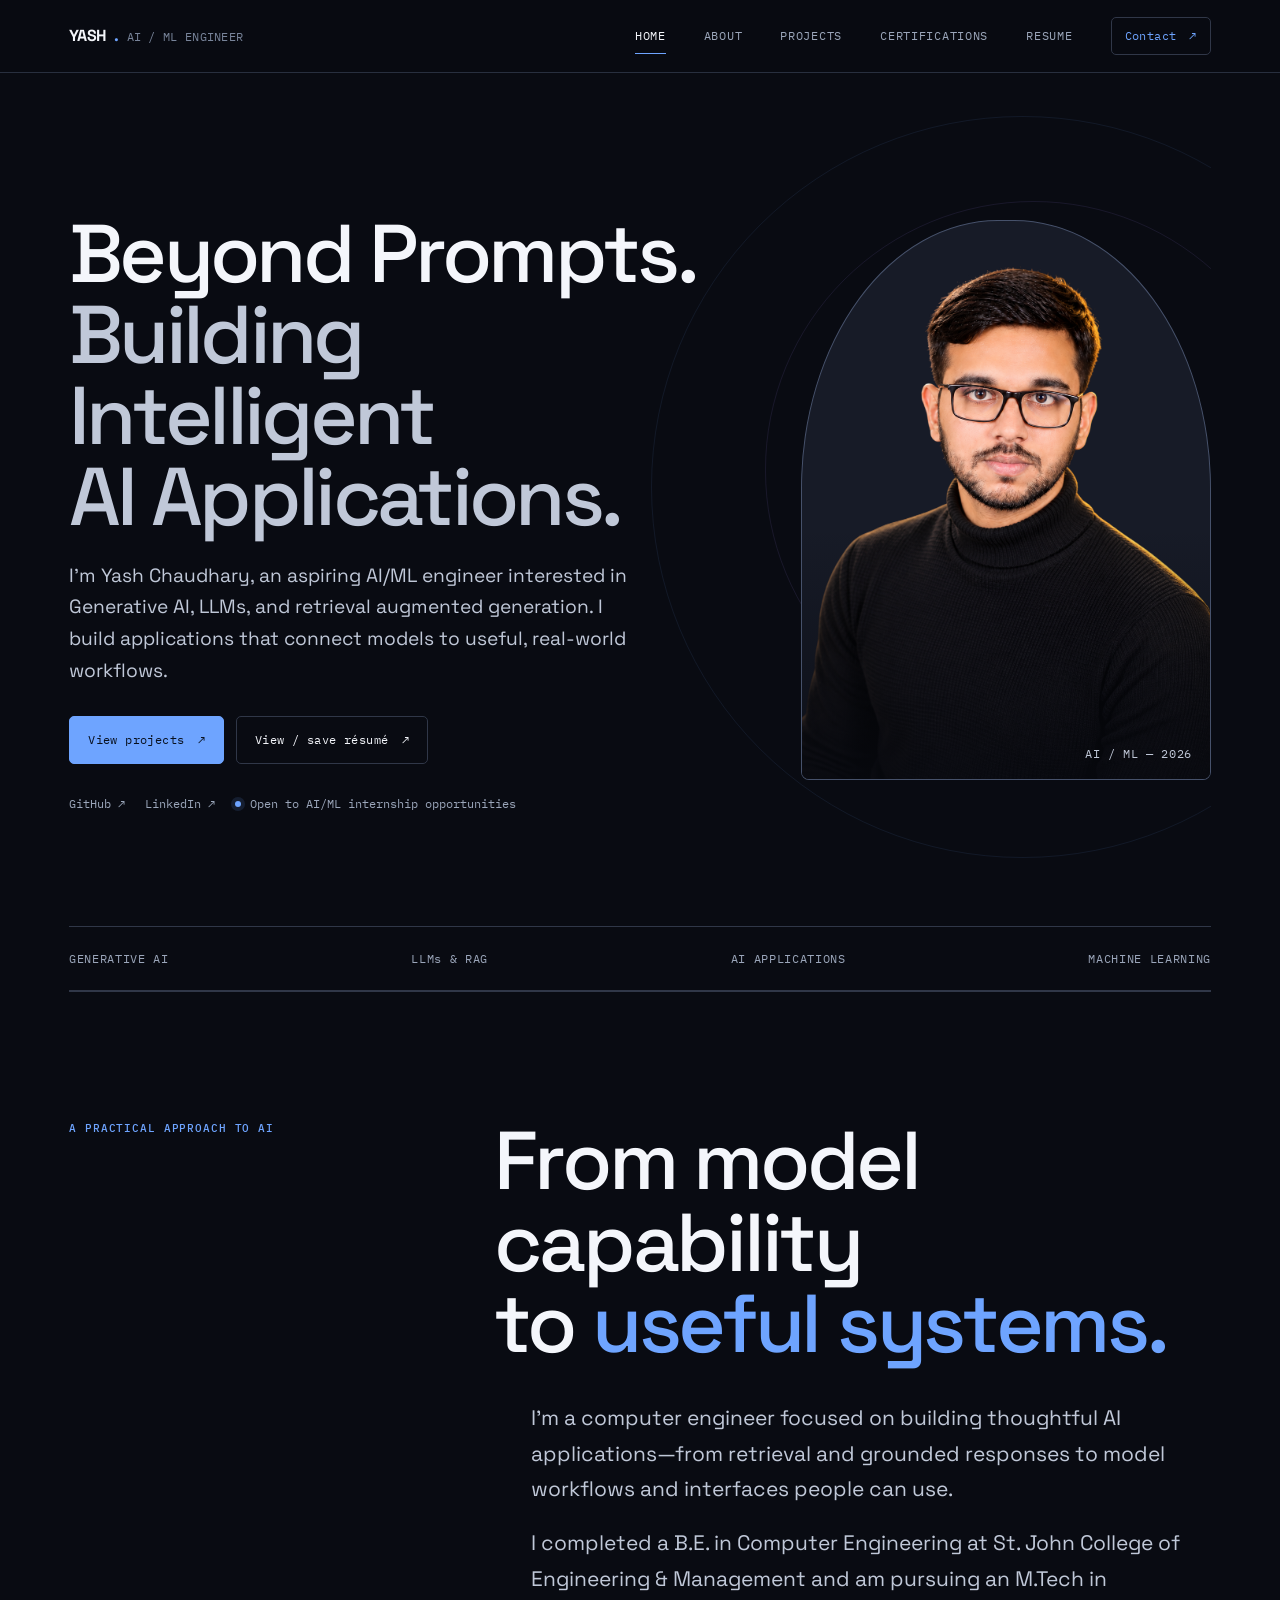
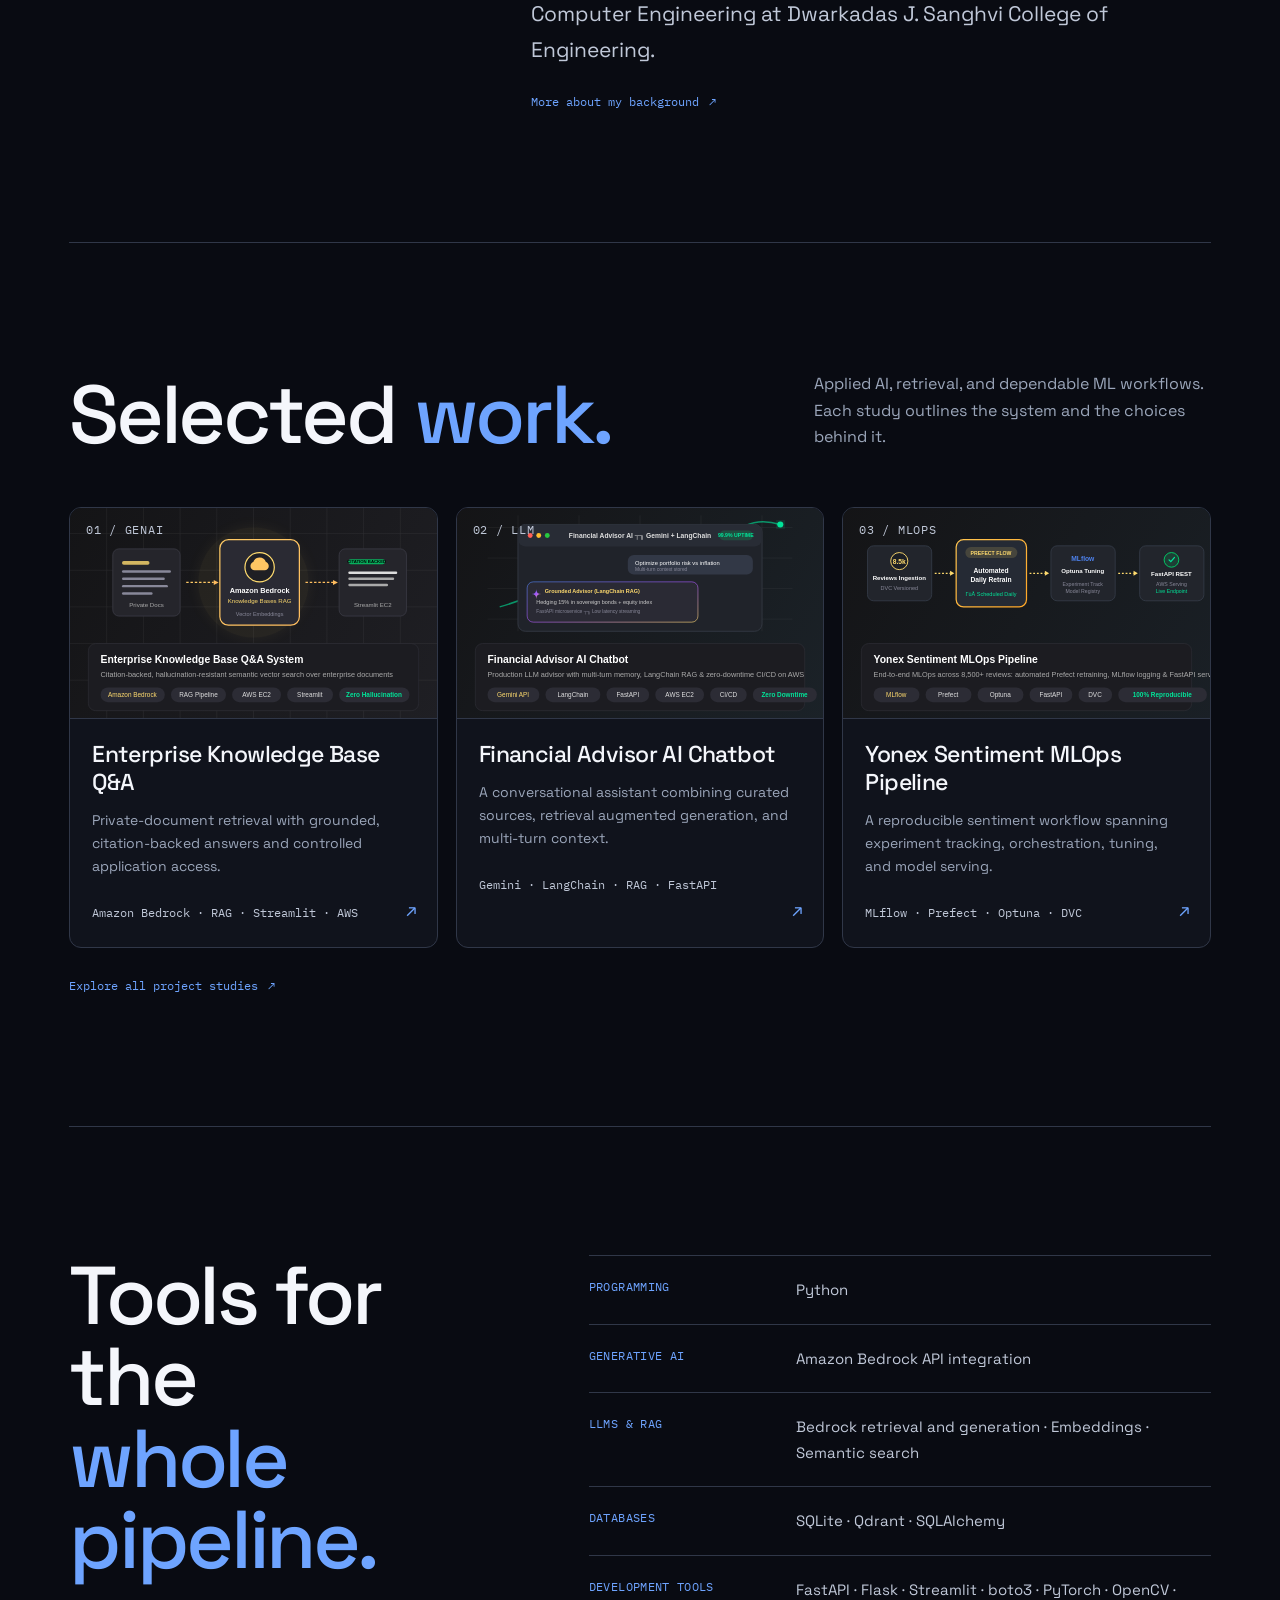
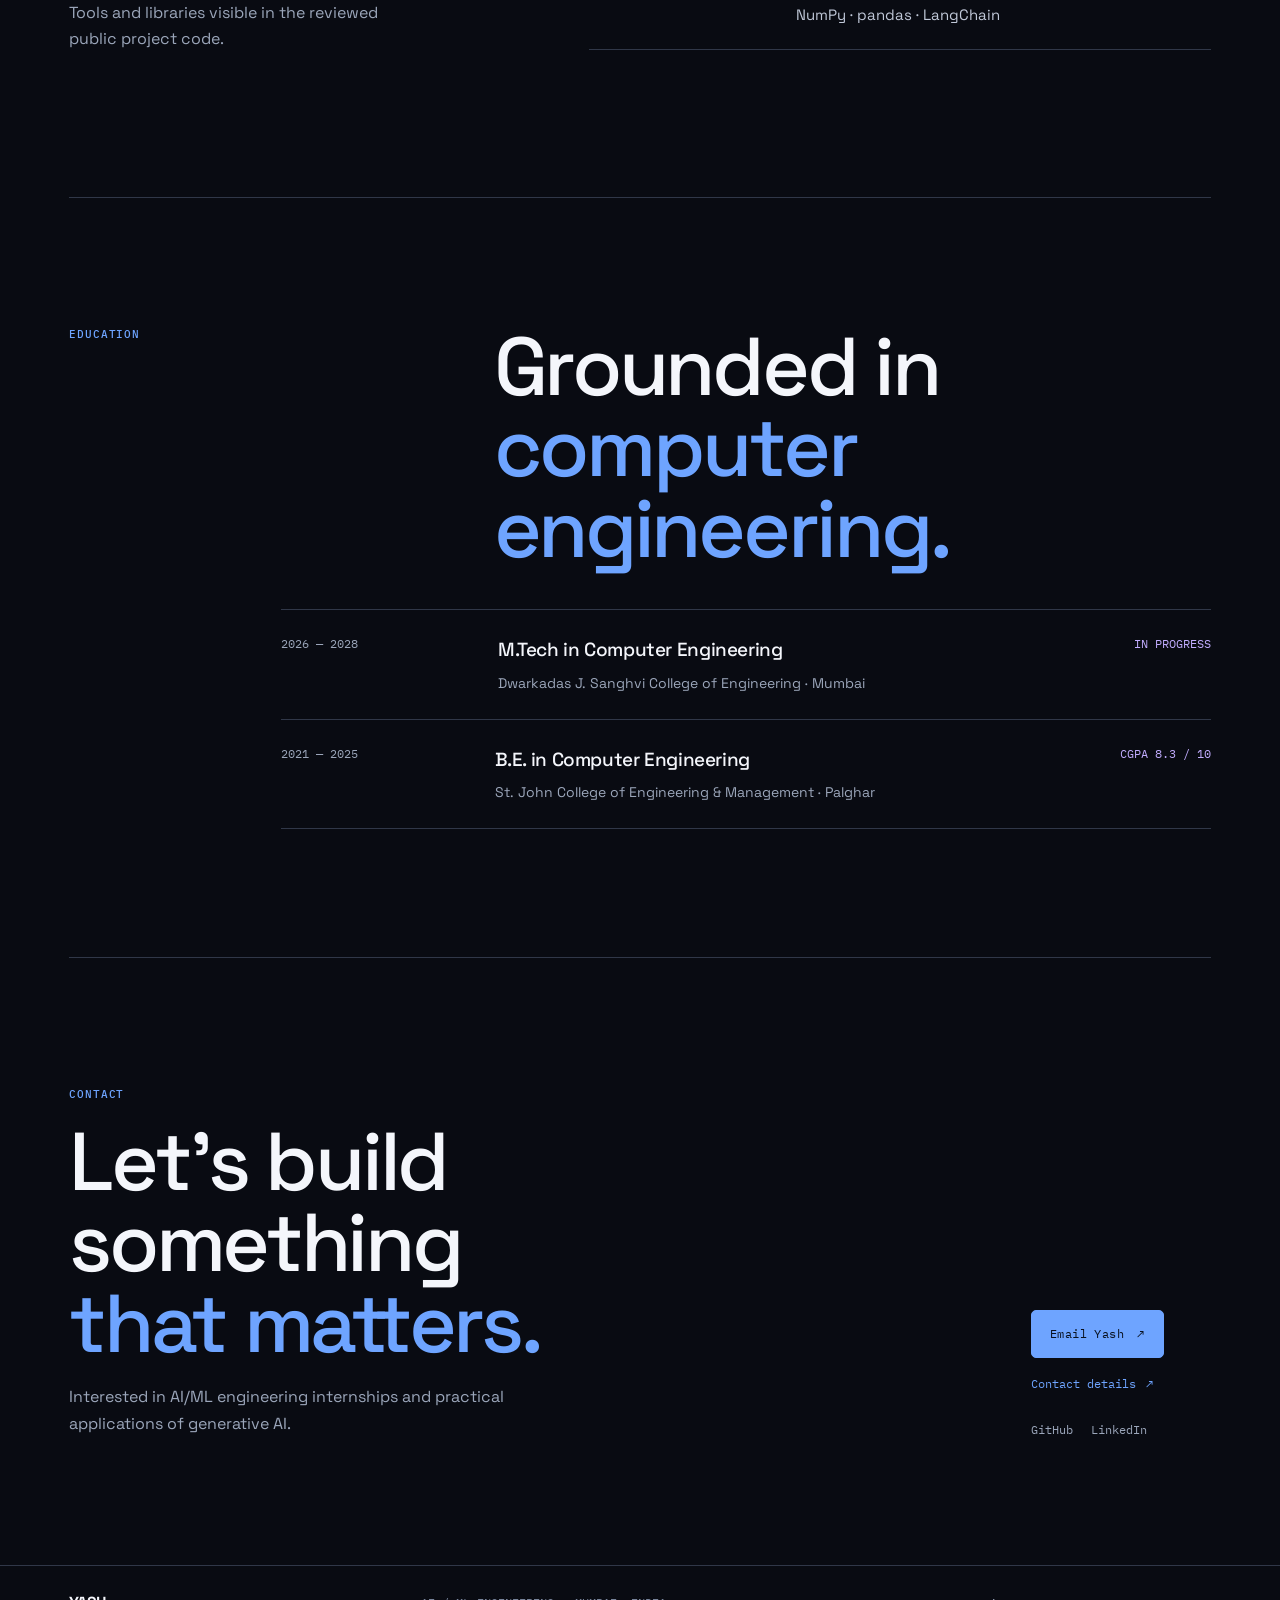
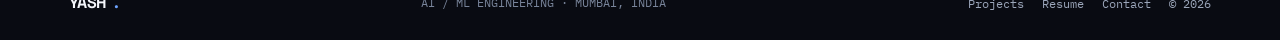
<file: index.html>
<!doctype html>
<html lang="en" data-type="service">
<head>
  <meta charset="utf-8">
  <meta name="viewport" content="width=device-width, initial-scale=1">
  <meta name="description" content="Yash Chaudhary is an AI/ML engineer focused on Generative AI, LLMs, RAG, and useful AI applications.">
  <meta name="theme-color" content="#090b12">
  <meta name="page-type" content="service">
  <meta name="site-kind" content="other">
  <meta property="og:type" content="website">
  <meta property="og:title" content="Yash Chaudhary — AI/ML Engineer">
  <meta property="og:description" content="Yash Chaudhary is an AI/ML engineer focused on Generative AI, LLMs, RAG, and useful AI applications.">
  <title>Yash Chaudhary — AI/ML Engineer</title>
  <link rel="icon" href="assets/img/favicon.png" type="image/png">
  <link rel="preconnect" href="https://fonts.googleapis.com">
  <link rel="preconnect" href="https://fonts.gstatic.com" crossorigin>
  <link href="https://fonts.googleapis.com/css2?family=IBM+Plex+Mono:wght@400;500&family=Space+Grotesk:wght@400;500;600;700&display=swap" rel="stylesheet">
  <link rel="stylesheet" href="assets/css/site.css">
  <script type="application/ld+json">{"@context":"https://schema.org","@type":"Person","@id":"https://yashyc27.github.io/yash-portfolio/#person","name":"Yash Chaudhary","jobTitle":"AI/ML Engineer","url":"https://yashyc27.github.io/yash-portfolio/","image":"https://yashyc27.github.io/yash-portfolio/assets/img/home-perfil.png","description":"Yash Chaudhary is an AI/ML engineer focused on Generative AI, LLMs, RAG, and useful AI applications.","sameAs":["https://github.com/Yashyc27","https://www.linkedin.com/in/yash-chaudhary-791835239"]}</script>

  <link rel="canonical" href="https://yashyc27.github.io/yash-portfolio/">
  <meta property="og:url" content="https://yashyc27.github.io/yash-portfolio/">
  <meta property="og:image" content="https://yashyc27.github.io/yash-portfolio/assets/img/home-perfil.png">
  <meta property="og:image:alt" content="Portrait of Yash Chaudhary">
  <meta name="twitter:card" content="summary_large_image">
  <meta name="twitter:title" content="Yash Chaudhary — AI/ML Engineer">
  <meta name="twitter:description" content="Yash Chaudhary is an AI/ML engineer focused on Generative AI, LLMs, RAG, and useful AI applications.">
  <meta name="twitter:image" content="https://yashyc27.github.io/yash-portfolio/assets/img/home-perfil.png">
</head>
<body id="top">
  <a class="skip-link" href="#main">Skip to content</a>
  <header class="site-header">
    <div class="wrap site-header__inner">
      <a class="wordmark" href="./index.html" aria-label="Yash Chaudhary home">YASH<span class="wordmark__dot">.</span><span class="wordmark__role">AI / ML ENGINEER</span></a>
      <button class="nav-toggle" type="button" data-menu-button aria-expanded="false" aria-controls="site-navigation" aria-label="Open navigation menu">Menu</button>
      <nav class="site-nav" id="site-navigation" data-site-nav aria-label="Main navigation">
        <a class="nav__link" href="./index.html" aria-current="page">Home</a>
        <a class="nav__link" href="about/index.html">About</a>
        <a class="nav__link" href="projects/index.html">Projects</a>
        <a class="nav__link" href="certifications/index.html">Certifications</a>
        <a class="nav__link" href="resume/index.html">Resume</a>
        <a class="button site-nav__cta" href="contact/index.html">Contact <span aria-hidden="true">↗</span></a>
      </nav>
    </div>
  </header>

  <main id="main">
    <section class="home-hero wrap" aria-labelledby="hero-title">
      <div class="home-hero__copy hero-enter">
        <h1 id="hero-title">Beyond Prompts.<br><span>Building Intelligent</span><br><span>AI Applications.</span></h1>
        <p class="home-hero__intro">I’m Yash Chaudhary, an aspiring AI/ML engineer interested in Generative AI, LLMs, and retrieval augmented generation. I build applications that connect models to useful, real-world workflows.</p>
        <div class="home-hero__actions">
          <a class="button button--primary" href="projects/index.html">View projects <span aria-hidden="true">↗</span></a>
          <a class="button" href="resume/index.html" aria-label="Open resume and print or save as PDF">View / save résumé <span aria-hidden="true">↗</span></a>
        </div>
        <div class="home-hero__socials" aria-label="Professional profiles">
          <a href="https://github.com/Yashyc27" target="_blank" rel="noopener noreferrer">GitHub <span aria-hidden="true">↗</span></a>
          <a href="https://www.linkedin.com/in/yash-chaudhary-791835239" target="_blank" rel="noopener noreferrer">LinkedIn <span aria-hidden="true">↗</span></a>
          <span class="home-hero__availability"><span class="status-dot" aria-hidden="true"></span>Open to AI/ML internship opportunities</span>
        </div>
      </div>
      <div class="home-hero__portrait hero-enter" style="animation-delay: .12s">
        <img src="assets/img/home-perfil.png" alt="Portrait of Yash Chaudhary" width="1112" height="1415" fetchpriority="high">
        <span class="home-hero__portrait-index" aria-hidden="true">AI / ML — 2026</span>
      </div>
      <span class="home-hero__orbit home-hero__orbit--one" aria-hidden="true"></span>
      <span class="home-hero__orbit home-hero__orbit--two" aria-hidden="true"></span>
    </section>

    <section class="home-focus wrap" aria-label="Engineering focus">
      <span>GENERATIVE AI</span><span>LLMs &amp; RAG</span><span>AI APPLICATIONS</span><span>MACHINE LEARNING</span>
    </section>

    <section class="section wrap home-about" id="about" aria-labelledby="about-title">
      <div class="home-section-heading">
        <p class="home-section-heading__index">A practical approach to AI</p>
        <h2 id="about-title">From model capability<br>to <em>useful systems.</em></h2>
      </div>
      <div class="home-about__body">
        <p>I’m a computer engineer focused on building thoughtful AI applications—from retrieval and grounded responses to model workflows and interfaces people can use.</p>
        <p>I completed a B.E. in Computer Engineering at St. John College of Engineering &amp; Management and am pursuing an M.Tech in Computer Engineering at Dwarkadas J. Sanghvi College of Engineering.</p>
        <a class="text-link" href="about/index.html">More about my background <span aria-hidden="true">↗</span></a>
      </div>
    </section>

    <section class="section wrap home-projects" id="projects" aria-labelledby="projects-title">
      <div class="section-heading">
        <div><h2 id="projects-title">Selected <em>work.</em></h2></div>
        <p>Applied AI, retrieval, and dependable ML workflows. Each study outlines the system and the choices behind it.</p>
      </div>
      <div class="home-project-grid">
        <a class="home-project" href="projects/bedrock-rag/index.html">
          <div class="home-project__visual"><img src="assets/img/project-bedrock.svg" alt="" loading="lazy" width="720" height="460"><span class="home-project__number">01 / GENAI</span></div>
          <div class="home-project__copy"><h3>Enterprise Knowledge Base Q&amp;A</h3><p>Private-document retrieval with grounded, citation-backed answers and controlled application access.</p><span class="home-project__stack">Amazon Bedrock · RAG · Streamlit · AWS</span></div>
          <span class="home-project__arrow" aria-hidden="true">↗</span>
        </a>
        <a class="home-project" href="projects/financial-advisor/index.html">
          <div class="home-project__visual home-project__visual--violet"><img src="assets/img/project-finance.svg" alt="" loading="lazy" width="720" height="460"><span class="home-project__number">02 / LLM</span></div>
          <div class="home-project__copy"><h3>Financial Advisor AI Chatbot</h3><p>A conversational assistant combining curated sources, retrieval augmented generation, and multi-turn context.</p><span class="home-project__stack">Gemini · LangChain · RAG · FastAPI</span></div>
          <span class="home-project__arrow" aria-hidden="true">↗</span>
        </a>
        <a class="home-project" href="projects/yonex-mlops/index.html">
          <div class="home-project__visual home-project__visual--blue"><img src="assets/img/project-mlops.svg" alt="" loading="lazy" width="720" height="460"><span class="home-project__number">03 / MLOPS</span></div>
          <div class="home-project__copy"><h3>Yonex Sentiment MLOps Pipeline</h3><p>A reproducible sentiment workflow spanning experiment tracking, orchestration, tuning, and model serving.</p><span class="home-project__stack">MLflow · Prefect · Optuna · DVC</span></div>
          <span class="home-project__arrow" aria-hidden="true">↗</span>
        </a>
      </div>
      <a class="home-all-projects text-link" href="projects/index.html">Explore all project studies <span aria-hidden="true">↗</span></a>
    </section>

    <section class="section wrap home-skills" id="skills" aria-labelledby="skills-title">
      <div class="home-skills__intro">
        <h2 id="skills-title">Tools for the<br><em>whole pipeline.</em></h2>
        <p>Tools and libraries visible in the reviewed public project code.</p>
      </div>
      <div class="home-skill-list">
        <div class="home-skill"><h3>Programming</h3><p>Python</p></div>
        <div class="home-skill"><h3>Generative AI</h3><p>Amazon Bedrock API integration</p></div>
        <div class="home-skill"><h3>LLMs &amp; RAG</h3><p>Bedrock retrieval and generation · Embeddings · Semantic search</p></div>
        <div class="home-skill"><h3>Databases</h3><p>SQLite · Qdrant · SQLAlchemy</p></div>
        <div class="home-skill"><h3>Development tools</h3><p>FastAPI · Flask · Streamlit · boto3 · PyTorch · OpenCV · NumPy · pandas · LangChain</p></div>
      </div>
    </section>

    <section class="section wrap home-education" id="education" aria-labelledby="education-title">
      <div class="home-section-heading">
        <p class="home-section-heading__index">Education</p>
        <h2 id="education-title">Grounded in<br><em>computer engineering.</em></h2>
      </div>
      <div class="home-education__entries">
        <article class="home-education__item"><time datetime="2026">2026 — 2028</time><div><h3>M.Tech in Computer Engineering</h3><p>Dwarkadas J. Sanghvi College of Engineering · Mumbai</p></div><span>IN PROGRESS</span></article>
        <article class="home-education__item"><time datetime="2021">2021 — 2025</time><div><h3>B.E. in Computer Engineering</h3><p>St. John College of Engineering &amp; Management · Palghar</p></div><span>CGPA 8.3 / 10</span></article>
      </div>
    </section>

    <section class="section wrap home-contact" id="contact" aria-labelledby="contact-title">
      <div class="home-contact__copy"><p class="home-section-heading__index">Contact</p><h2 id="contact-title">Let’s build something<br><em>that matters.</em></h2><p>Interested in AI/ML engineering internships and practical applications of generative AI.</p></div>
      <div class="home-contact__actions"><a class="button button--primary" href="mailto:ychaudhary161@gmail.com">Email Yash <span aria-hidden="true">↗</span></a><a class="text-link" href="contact/index.html">Contact details <span aria-hidden="true">↗</span></a><div class="home-contact__socials"><a href="https://github.com/Yashyc27" target="_blank" rel="noopener noreferrer">GitHub</a><a href="https://www.linkedin.com/in/yash-chaudhary-791835239" target="_blank" rel="noopener noreferrer">LinkedIn</a></div></div>
    </section>
  </main>

  <footer class="site-footer"><div class="wrap site-footer__inner"><a class="wordmark" href="#top" aria-label="Back to top">YASH<span class="wordmark__dot">.</span></a><span class="site-footer__note">AI / ML ENGINEERING · MUMBAI, INDIA</span><nav class="site-footer__links" aria-label="Footer navigation"><a href="projects/index.html">Projects</a><a href="resume/index.html">Resume</a><a href="contact/index.html">Contact</a><span>© <span data-year>2026</span></span></nav></div></footer>
  <script src="assets/js/site.js" defer></script>
</body>
</html>
</file>
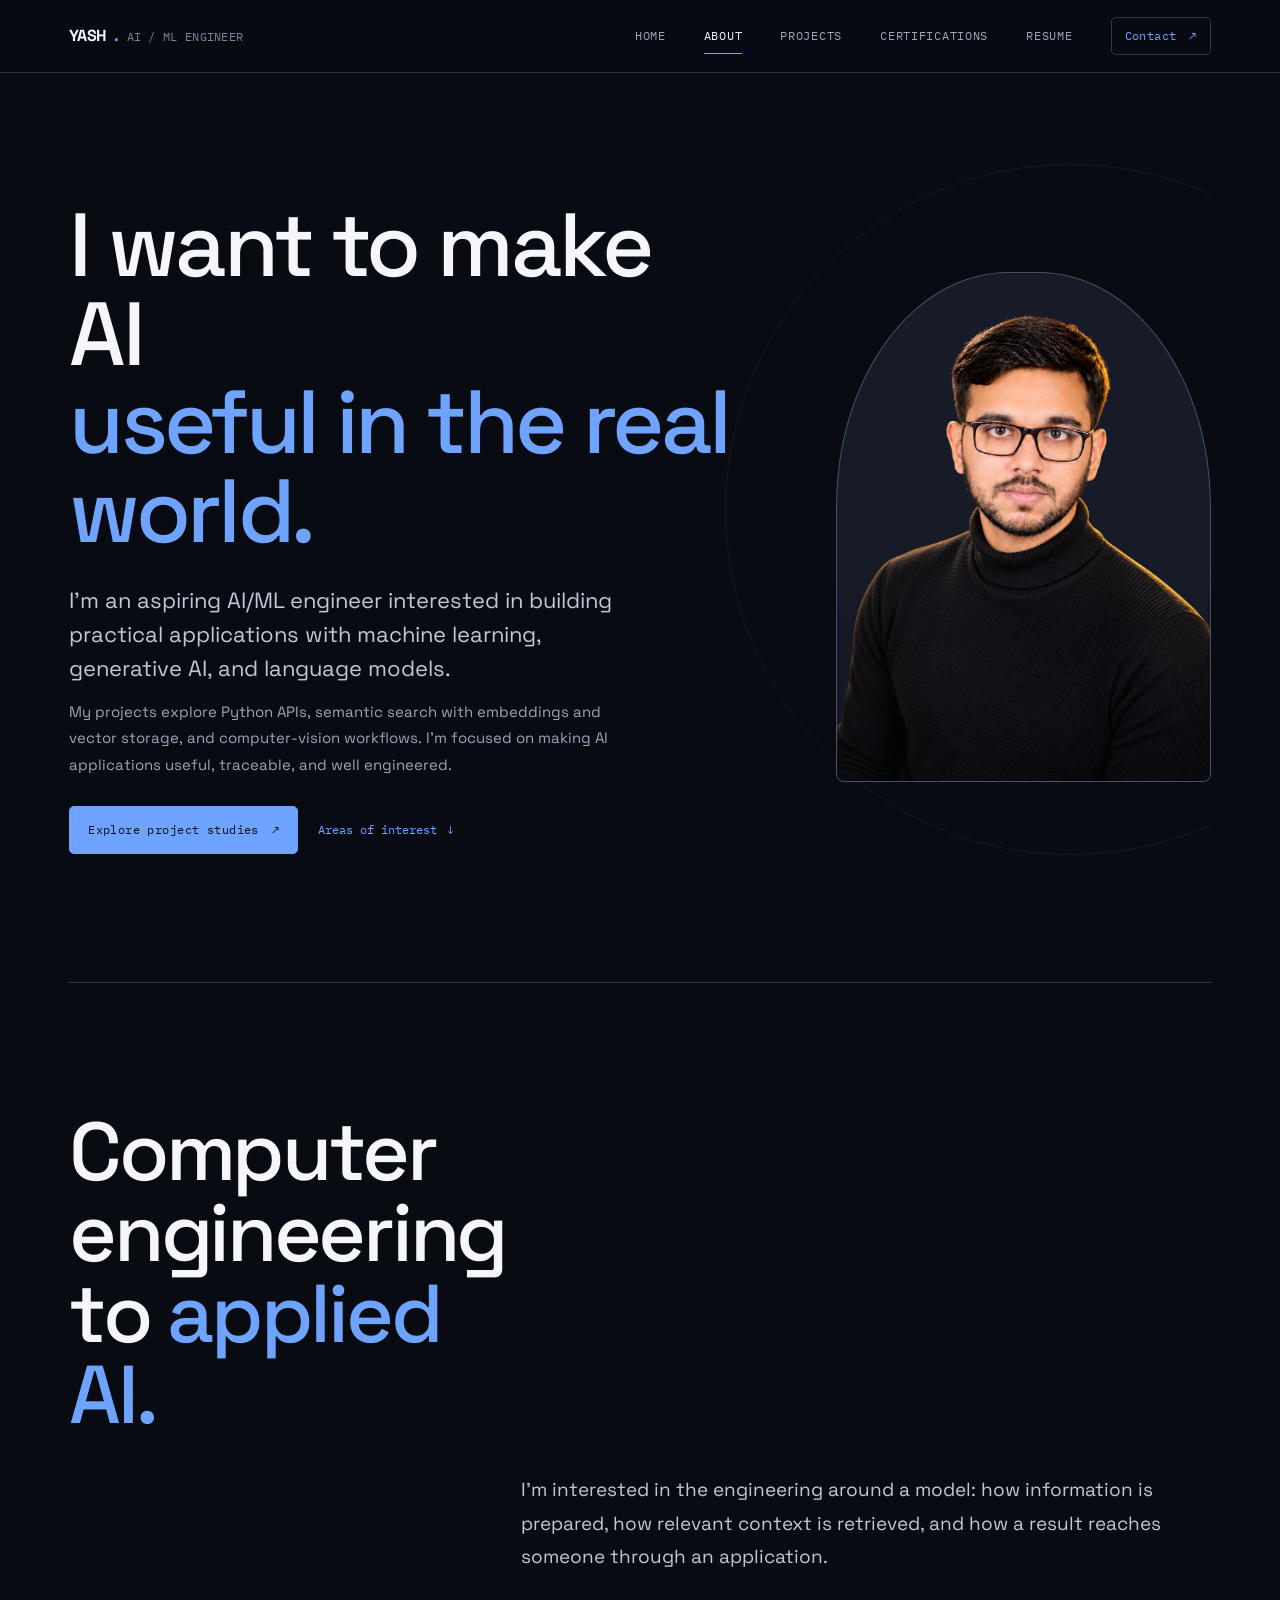
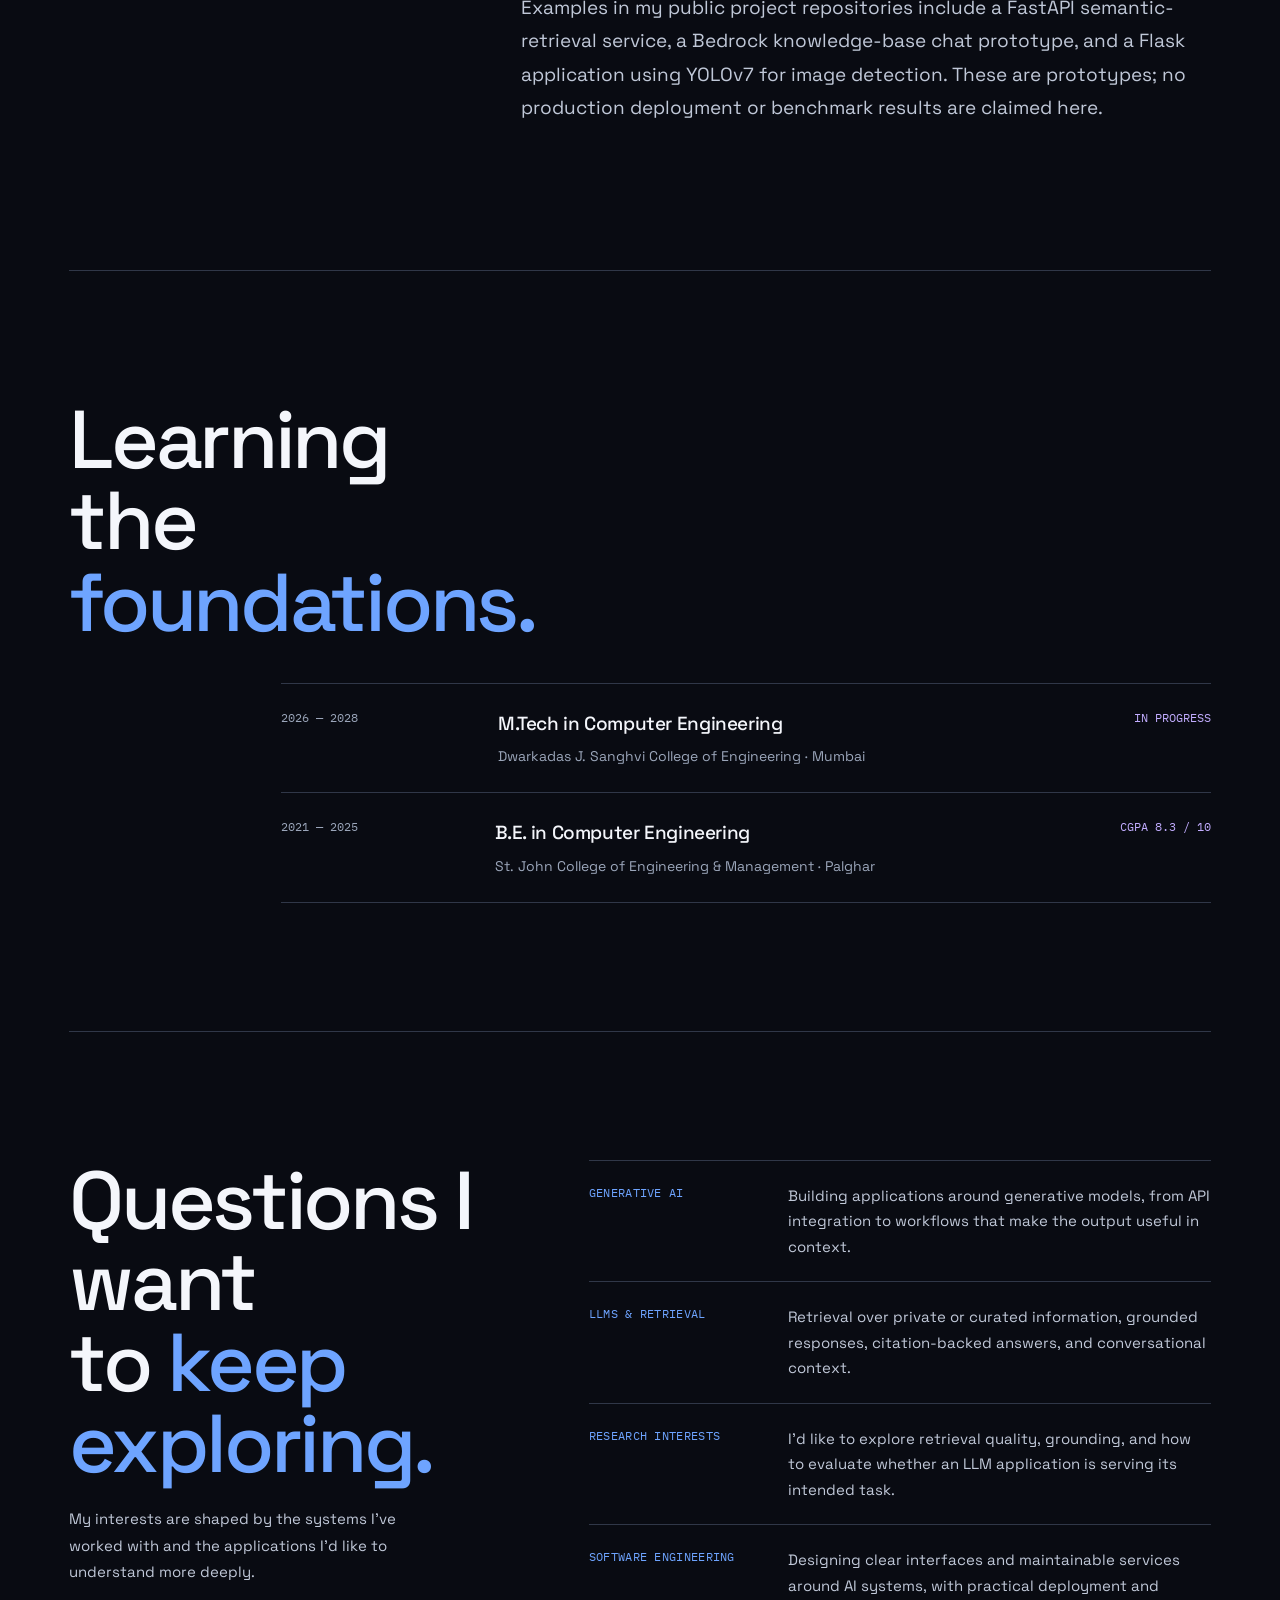
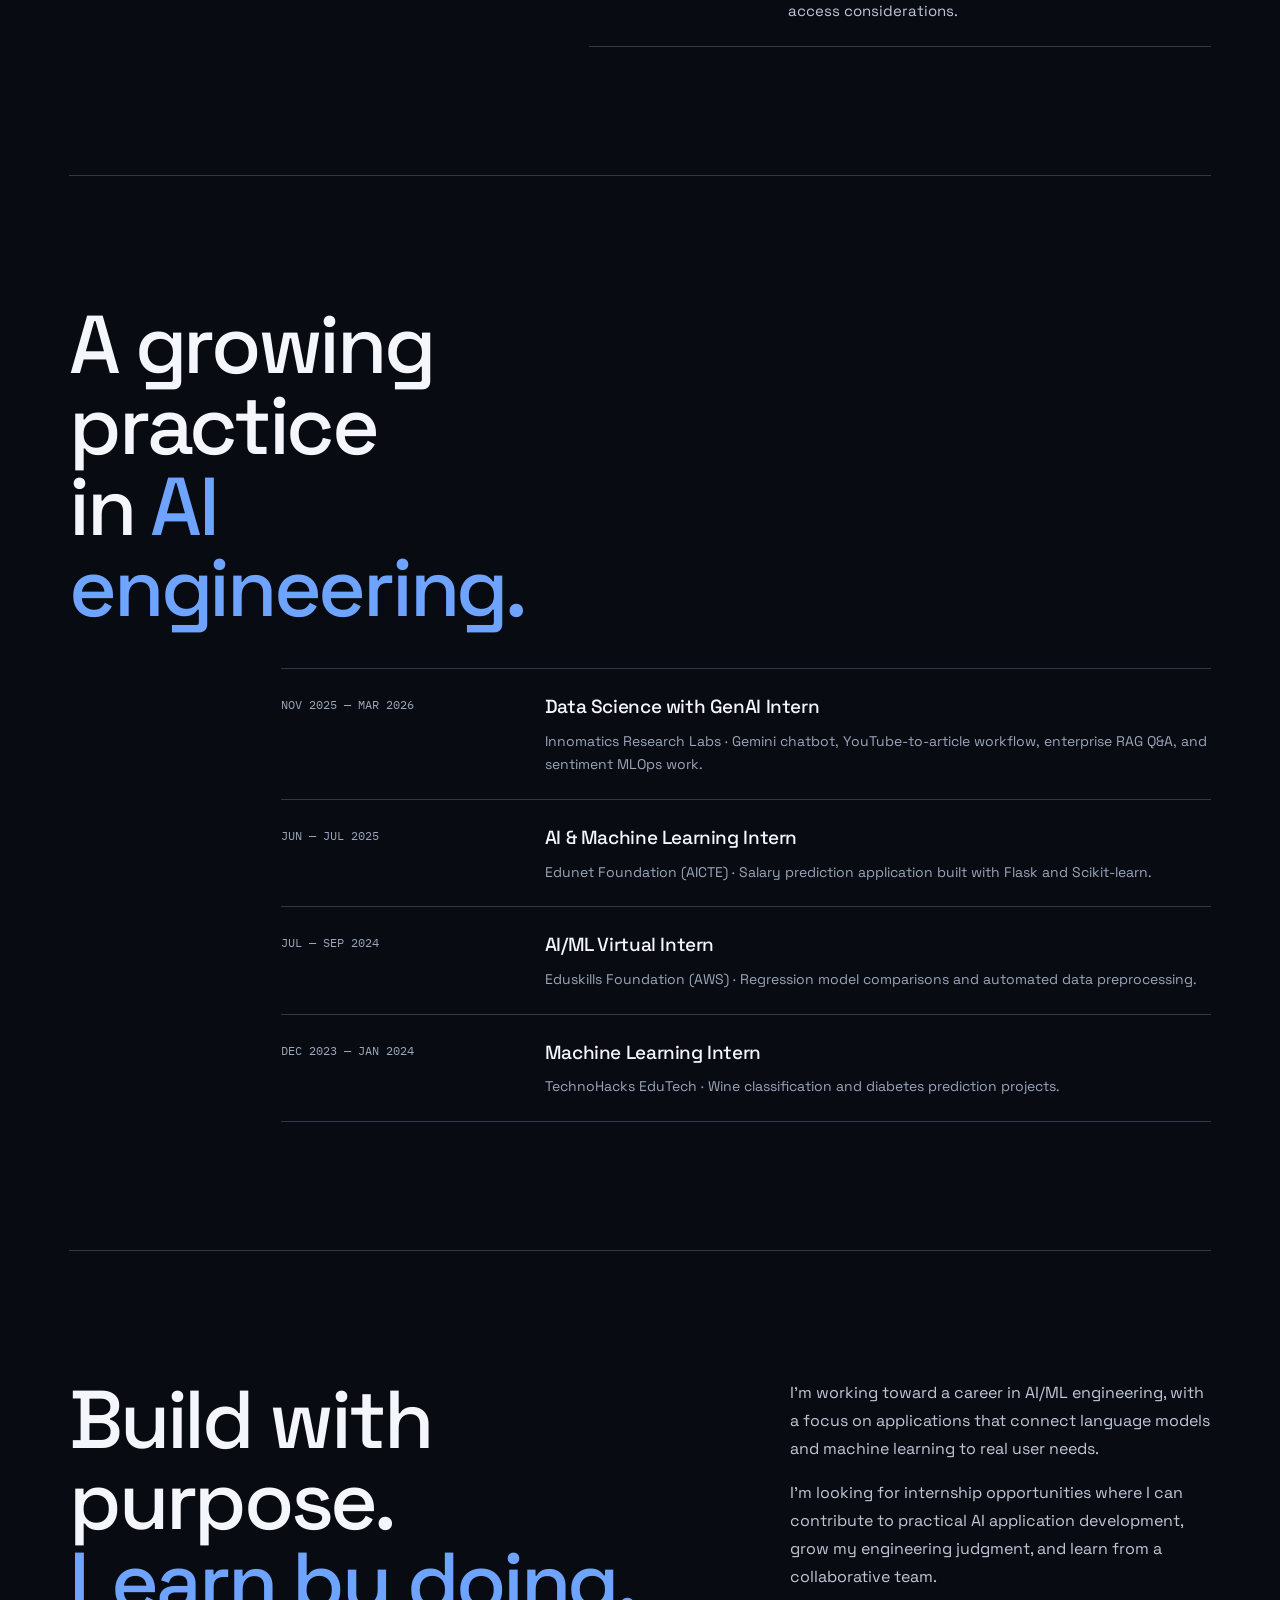
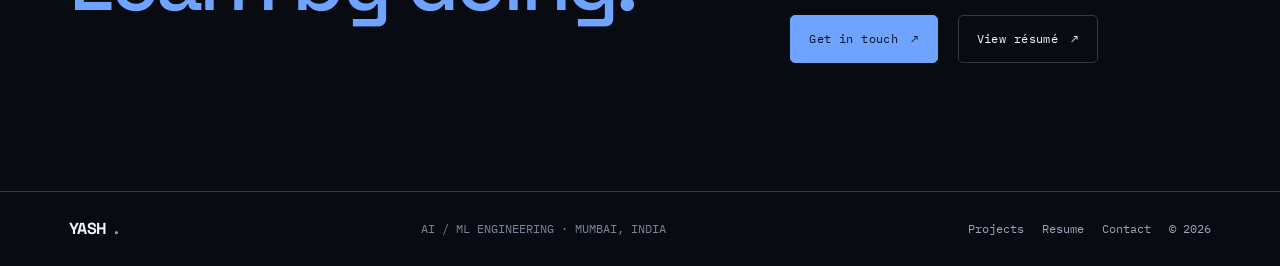
<file: about/index.html>
<!doctype html>
<html lang="en" data-type="service">
<head>
  <meta charset="utf-8">
  <meta name="viewport" content="width=device-width, initial-scale=1">
  <meta name="description" content="Meet Yash Chaudhary, an aspiring AI/ML engineer interested in building practical applications with Generative AI, LLMs, and RAG.">
  <meta name="theme-color" content="#090b12">
  <meta name="page-type" content="service">
  <meta name="site-kind" content="other">
  <title>About — Yash Chaudhary</title>
  <link rel="icon" href="../assets/img/favicon.png" type="image/png">
  <link rel="preconnect" href="https://fonts.googleapis.com">
  <link rel="preconnect" href="https://fonts.gstatic.com" crossorigin>
  <link href="https://fonts.googleapis.com/css2?family=IBM+Plex+Mono:wght@400;500&family=Space+Grotesk:wght@400;500;600;700&display=swap" rel="stylesheet">
  <link rel="stylesheet" href="../assets/css/site.css">

  <link rel="canonical" href="https://yashyc27.github.io/yash-portfolio/about/">
  <meta property="og:type" content="website">
  <meta property="og:title" content="About — Yash Chaudhary">
  <meta property="og:description" content="Meet Yash Chaudhary, an aspiring AI/ML engineer interested in building practical applications with Generative AI, LLMs, and RAG.">
  <meta property="og:url" content="https://yashyc27.github.io/yash-portfolio/about/">
  <meta property="og:image" content="https://yashyc27.github.io/yash-portfolio/assets/img/home-perfil.png">
  <meta property="og:image:alt" content="Portrait of Yash Chaudhary">
  <meta name="twitter:card" content="summary_large_image">
  <meta name="twitter:title" content="About — Yash Chaudhary">
  <meta name="twitter:description" content="Meet Yash Chaudhary, an aspiring AI/ML engineer interested in building practical applications with Generative AI, LLMs, and RAG.">
  <meta name="twitter:image" content="https://yashyc27.github.io/yash-portfolio/assets/img/home-perfil.png">
</head>
<body id="top">
  <a class="skip-link" href="#main">Skip to content</a>
  <header class="site-header">
    <div class="wrap site-header__inner">
      <a class="wordmark" href="../index.html" aria-label="Yash Chaudhary home">YASH<span class="wordmark__dot">.</span><span class="wordmark__role">AI / ML ENGINEER</span></a>
      <button class="nav-toggle" type="button" data-menu-button aria-expanded="false" aria-controls="site-navigation" aria-label="Open navigation menu">Menu</button>
      <nav class="site-nav" id="site-navigation" data-site-nav aria-label="Main navigation">
        <a class="nav__link" href="../index.html">Home</a>
        <a class="nav__link" href="./index.html" aria-current="page">About</a>
        <a class="nav__link" href="../projects/index.html">Projects</a>
        <a class="nav__link" href="../certifications/index.html">Certifications</a>
        <a class="nav__link" href="../resume/index.html">Resume</a>
        <a class="button site-nav__cta" href="../contact/index.html">Contact <span aria-hidden="true">↗</span></a>
      </nav>
    </div>
  </header>

  <main id="main">
    <section class="about-hero wrap" aria-labelledby="about-title">
      <div class="about-hero__copy hero-enter">
        <h1 id="about-title">I want to make AI<br><em>useful in the real world.</em></h1>
        <p class="about-hero__lead">I’m an aspiring AI/ML engineer interested in building practical applications with machine learning, generative AI, and language models.</p>
        <p class="about-hero__detail">My projects explore Python APIs, semantic search with embeddings and vector storage, and computer-vision workflows. I’m focused on making AI applications useful, traceable, and well engineered.</p>
        <div class="about-hero__actions"><a class="button button--primary" href="../projects/index.html">Explore project studies <span aria-hidden="true">↗</span></a><a class="text-link" href="#interests">Areas of interest <span aria-hidden="true">↓</span></a></div>
      </div>
      <div class="about-hero__portrait hero-enter" style="animation-delay: .12s"><img src="../assets/img/home-perfil.png" alt="Portrait of Yash Chaudhary" width="1112" height="1415" fetchpriority="high"></div>
      <span class="about-hero__orbit" aria-hidden="true"></span>
    </section>

    <section class="section wrap about-journey" id="journey" aria-labelledby="journey-title">
      <div class="about-section-heading"><h2 id="journey-title">Computer engineering<br>to <em>applied AI.</em></h2></div>
      <div class="about-journey__copy">
        <p>I’m interested in the engineering around a model: how information is prepared, how relevant context is retrieved, and how a result reaches someone through an application.</p>
        <p>Examples in my public project repositories include a FastAPI semantic-retrieval service, a Bedrock knowledge-base chat prototype, and a Flask application using YOLOv7 for image detection. These are prototypes; no production deployment or benchmark results are claimed here.</p>
      </div>
    </section>

    <section class="section wrap about-education" id="education" aria-labelledby="education-title">
      <div class="about-section-heading"><h2 id="education-title">Learning the<br><em>foundations.</em></h2></div>
      <div class="about-education__list">
        <article class="about-education__row"><time datetime="2026">2026 — 2028</time><div><h3>M.Tech in Computer Engineering</h3><p>Dwarkadas J. Sanghvi College of Engineering · Mumbai</p></div><span>IN PROGRESS</span></article>
        <article class="about-education__row"><time datetime="2021">2021 — 2025</time><div><h3>B.E. in Computer Engineering</h3><p>St. John College of Engineering &amp; Management · Palghar</p></div><span>CGPA 8.3 / 10</span></article>
      </div>
    </section>

    <section class="section wrap about-interests" id="interests" aria-labelledby="interests-title">
      <div class="about-interest-intro"><h2 id="interests-title">Questions I want<br>to <em>keep exploring.</em></h2><p>My interests are shaped by the systems I’ve worked with and the applications I’d like to understand more deeply.</p></div>
      <div class="about-interest-list">
        <article class="about-interest"><h3>Generative AI</h3><p>Building applications around generative models, from API integration to workflows that make the output useful in context.</p></article>
        <article class="about-interest"><h3>LLMs &amp; retrieval</h3><p>Retrieval over private or curated information, grounded responses, citation-backed answers, and conversational context.</p></article>
        <article class="about-interest"><h3>Research interests</h3><p>I’d like to explore retrieval quality, grounding, and how to evaluate whether an LLM application is serving its intended task.</p></article>
        <article class="about-interest"><h3>Software engineering</h3><p>Designing clear interfaces and maintainable services around AI systems, with practical deployment and access considerations.</p></article>
      </div>
    </section>

    <section class="section wrap about-practice" aria-labelledby="practice-title">
      <div class="about-section-heading"><h2 id="practice-title">A growing practice<br>in <em>AI engineering.</em></h2></div>
      <div class="about-practice__timeline">
        <article class="about-practice__item"><time datetime="2025-11">NOV 2025 — MAR 2026</time><div><h3>Data Science with GenAI Intern</h3><p>Innomatics Research Labs · Gemini chatbot, YouTube-to-article workflow, enterprise RAG Q&amp;A, and sentiment MLOps work.</p></div></article>
        <article class="about-practice__item"><time datetime="2025-06">JUN — JUL 2025</time><div><h3>AI &amp; Machine Learning Intern</h3><p>Edunet Foundation (AICTE) · Salary prediction application built with Flask and Scikit-learn.</p></div></article>
        <article class="about-practice__item"><time datetime="2024-07">JUL — SEP 2024</time><div><h3>AI/ML Virtual Intern</h3><p>Eduskills Foundation (AWS) · Regression model comparisons and automated data preprocessing.</p></div></article>
        <article class="about-practice__item"><time datetime="2023-12">DEC 2023 — JAN 2024</time><div><h3>Machine Learning Intern</h3><p>TechnoHacks EduTech · Wine classification and diabetes prediction projects.</p></div></article>
      </div>
    </section>

    <section class="section wrap about-objective" id="objectives" aria-labelledby="objective-title">
      <div><h2 id="objective-title">Build with purpose.<br><em>Learn by doing.</em></h2></div>
      <div class="about-objective__copy"><p>I’m working toward a career in AI/ML engineering, with a focus on applications that connect language models and machine learning to real user needs.</p><p>I’m looking for internship opportunities where I can contribute to practical AI application development, grow my engineering judgment, and learn from a collaborative team.</p><div class="about-hero__actions"><a class="button button--primary" href="../contact/index.html">Get in touch <span aria-hidden="true">↗</span></a><a class="button" href="../resume/index.html">View résumé <span aria-hidden="true">↗</span></a></div></div>
    </section>
  </main>

  <footer class="site-footer"><div class="wrap site-footer__inner"><a class="wordmark" href="../index.html" aria-label="Yash Chaudhary home">YASH<span class="wordmark__dot">.</span></a><span class="site-footer__note">AI / ML ENGINEERING · MUMBAI, INDIA</span><nav class="site-footer__links" aria-label="Footer navigation"><a href="../projects/index.html">Projects</a><a href="../resume/index.html">Resume</a><a href="../contact/index.html">Contact</a><span>© <span data-year>2026</span></span></nav></div></footer>
  <script src="../assets/js/site.js" defer></script>
</body>
</html>
</file>
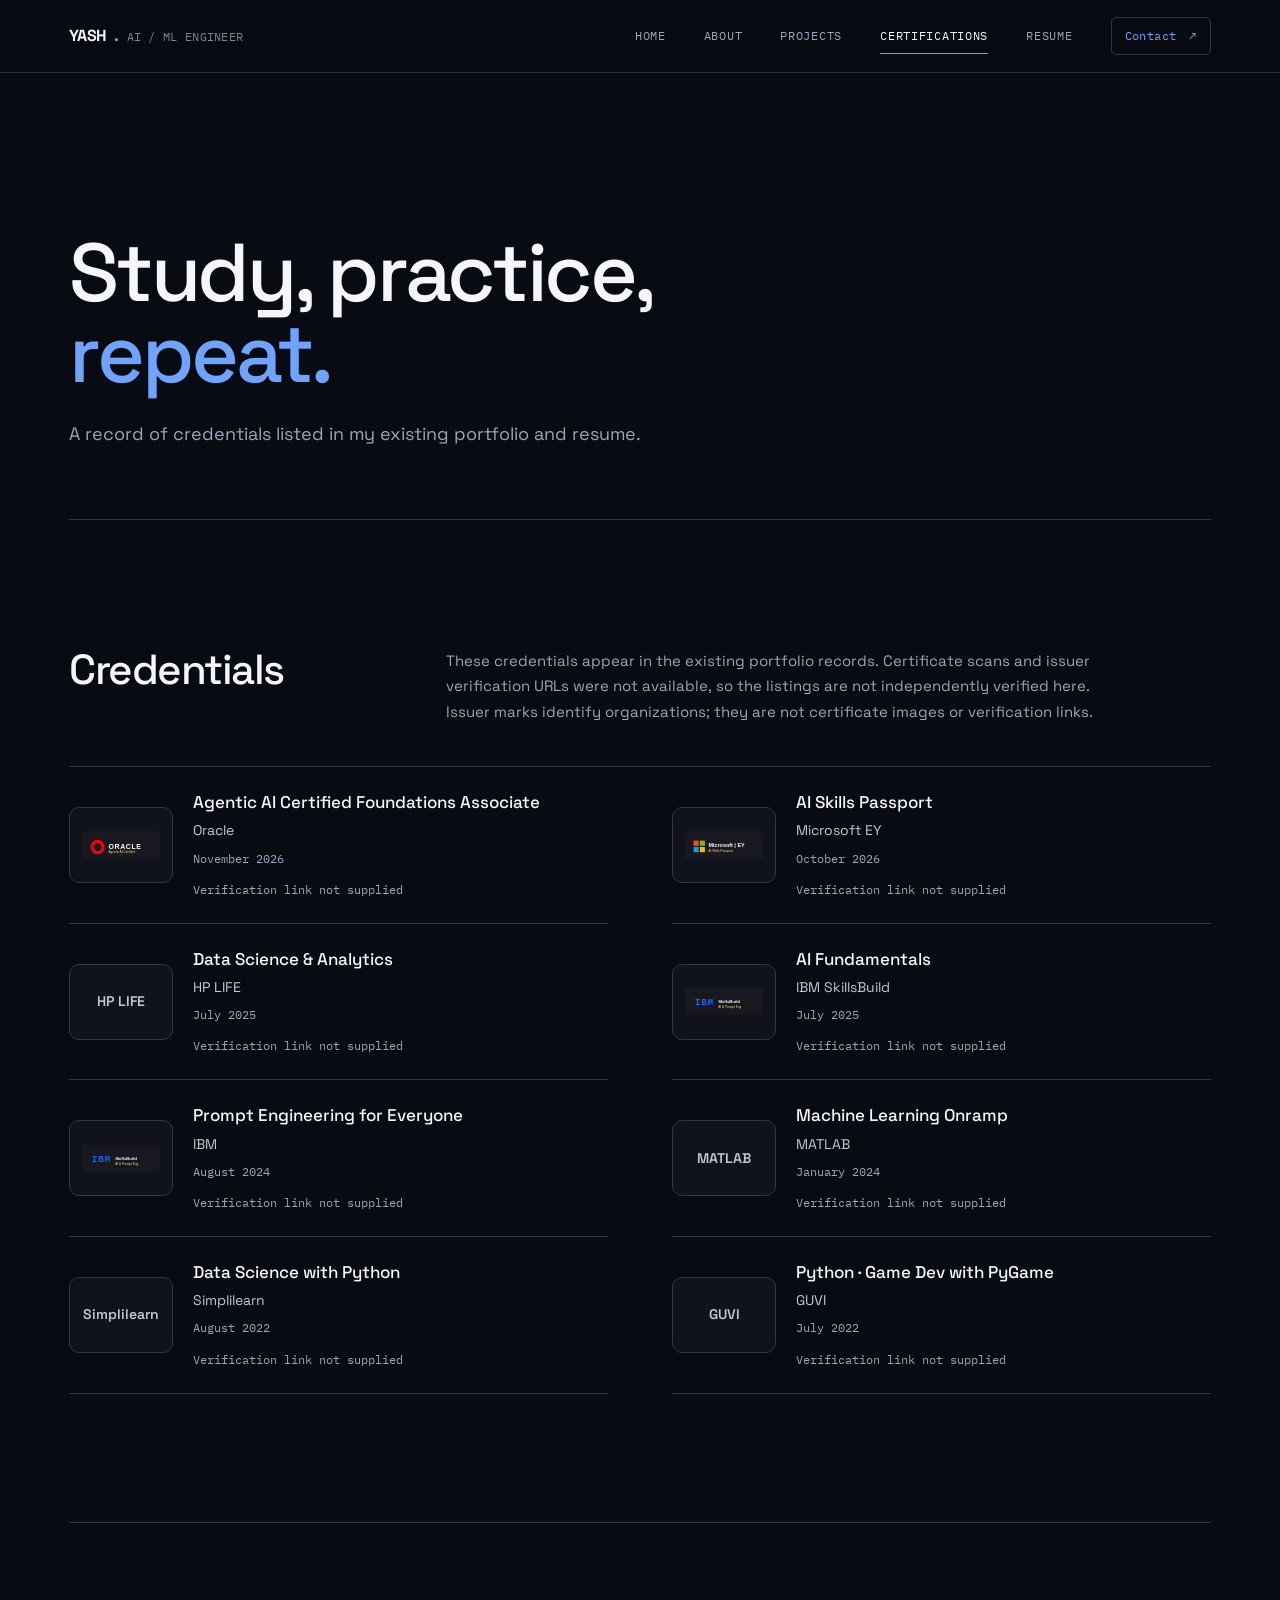
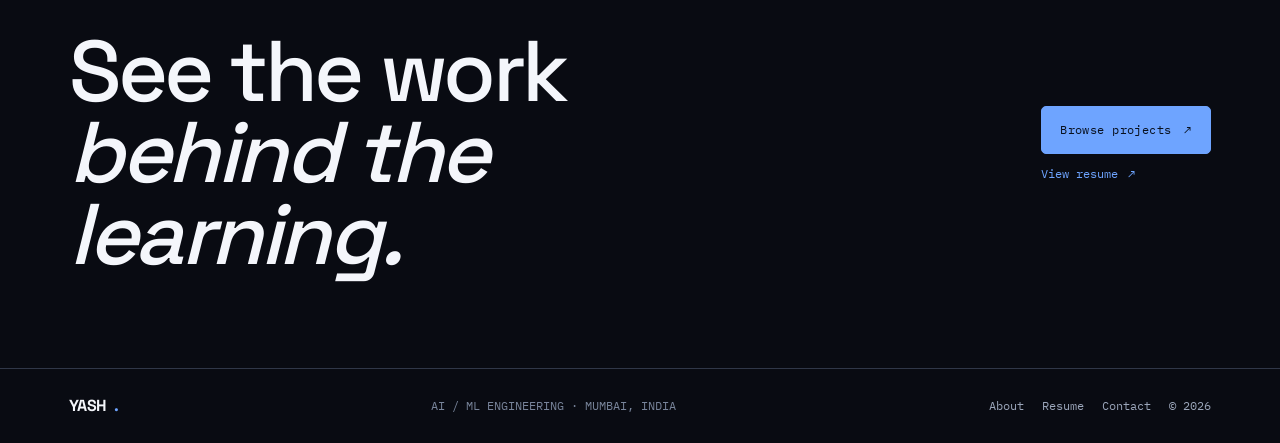
<file: certifications/index.html>
<!doctype html>
<html lang="en" data-type="service">
<head>
  <meta charset="utf-8">
  <meta name="viewport" content="width=device-width, initial-scale=1">
  <meta name="description" content="Professional learning and certification record for Yash Chaudhary.">
  <meta name="theme-color" content="#090b12">
  <title>Certifications — Yash Chaudhary</title>
  <link rel="icon" href="../assets/img/favicon.png" type="image/png">
  <link rel="preconnect" href="https://fonts.googleapis.com">
  <link rel="preconnect" href="https://fonts.gstatic.com" crossorigin>
  <link href="https://fonts.googleapis.com/css2?family=IBM+Plex+Mono:wght@400;500&family=Space+Grotesk:wght@400;500;600;700&display=swap" rel="stylesheet">
  <link rel="stylesheet" href="../assets/css/site.css">

  <link rel="canonical" href="https://yashyc27.github.io/yash-portfolio/certifications/">
  <meta property="og:type" content="website">
  <meta property="og:title" content="Certifications — Yash Chaudhary">
  <meta property="og:description" content="Professional learning and certification record for Yash Chaudhary.">
  <meta property="og:url" content="https://yashyc27.github.io/yash-portfolio/certifications/">
  <meta property="og:image" content="https://yashyc27.github.io/yash-portfolio/assets/img/home-perfil.png">
  <meta property="og:image:alt" content="Portrait of Yash Chaudhary">
  <meta name="twitter:card" content="summary_large_image">
  <meta name="twitter:title" content="Certifications — Yash Chaudhary">
  <meta name="twitter:description" content="Professional learning and certification record for Yash Chaudhary.">
  <meta name="twitter:image" content="https://yashyc27.github.io/yash-portfolio/assets/img/home-perfil.png">
</head>
<body id="top">
  <a class="skip-link" href="#main">Skip to content</a>
  <header class="site-header">
    <div class="wrap site-header__inner">
      <a class="wordmark" href="../index.html" aria-label="Yash Chaudhary home">YASH<span class="wordmark__dot">.</span><span class="wordmark__role">AI / ML ENGINEER</span></a>
      <button class="nav-toggle" type="button" data-menu-button aria-expanded="false" aria-controls="site-navigation" aria-label="Open navigation menu">Menu</button>
      <nav class="site-nav" id="site-navigation" data-site-nav aria-label="Main navigation">
        <a class="nav__link" href="../index.html">Home</a><a class="nav__link" href="../about/index.html">About</a><a class="nav__link" href="../projects/index.html">Projects</a><a class="nav__link" href="./index.html" aria-current="page">Certifications</a><a class="nav__link" href="../resume/index.html">Resume</a><a class="button site-nav__cta" href="../contact/index.html">Contact <span aria-hidden="true">↗</span></a>
      </nav>
    </div>
  </header>

  <main id="main">
    <section class="page-heading wrap" aria-labelledby="credentials-title">
      <h1 id="credentials-title">Study, practice,<br><em>repeat.</em></h1>
      <p class="page-heading__sub">A record of credentials listed in my existing portfolio and resume.</p>
    </section>

    <section class="section wrap" aria-labelledby="credentials-list-title">
      <div class="credential-intro">
        <h2 id="credentials-list-title">Credentials</h2>
        <p>These credentials appear in the existing portfolio records. Certificate scans and issuer verification URLs were not available, so the listings are not independently verified here. Issuer marks identify organizations; they are not certificate images or verification links.</p>
      </div>
      <div class="credential-grid">
        <article class="credential-card">
          <div class="credential-card__mark"><img src="../assets/img/org-oracle.svg" alt="Oracle issuer mark" width="200" height="70" loading="lazy"></div>
          <div class="credential-card__body"><h3>Agentic AI Certified Foundations Associate</h3><p class="credential-card__issuer">Oracle</p><time datetime="2026-11">November 2026</time><span class="credential-card__status">Verification link not supplied</span></div>
        </article>
        <article class="credential-card">
          <div class="credential-card__mark"><img src="../assets/img/org-microsoft.svg" alt="Microsoft issuer mark" width="200" height="70" loading="lazy"></div>
          <div class="credential-card__body"><h3>AI Skills Passport</h3><p class="credential-card__issuer">Microsoft EY</p><time datetime="2026-10">October 2026</time><span class="credential-card__status">Verification link not supplied</span></div>
        </article>
        <article class="credential-card">
          <div class="credential-card__mark credential-card__mark--text" aria-hidden="true">HP LIFE</div>
          <div class="credential-card__body"><h3>Data Science &amp; Analytics</h3><p class="credential-card__issuer">HP LIFE</p><time datetime="2025-07">July 2025</time><span class="credential-card__status">Verification link not supplied</span></div>
        </article>
        <article class="credential-card">
          <div class="credential-card__mark"><img src="../assets/img/org-ibm.svg" alt="IBM issuer mark" width="200" height="70" loading="lazy"></div>
          <div class="credential-card__body"><h3>AI Fundamentals</h3><p class="credential-card__issuer">IBM SkillsBuild</p><time datetime="2025-07">July 2025</time><span class="credential-card__status">Verification link not supplied</span></div>
        </article>
        <article class="credential-card">
          <div class="credential-card__mark"><img src="../assets/img/org-ibm.svg" alt="IBM issuer mark" width="200" height="70" loading="lazy"></div>
          <div class="credential-card__body"><h3>Prompt Engineering for Everyone</h3><p class="credential-card__issuer">IBM</p><time datetime="2024-08">August 2024</time><span class="credential-card__status">Verification link not supplied</span></div>
        </article>
        <article class="credential-card">
          <div class="credential-card__mark credential-card__mark--text" aria-hidden="true">MATLAB</div>
          <div class="credential-card__body"><h3>Machine Learning Onramp</h3><p class="credential-card__issuer">MATLAB</p><time datetime="2024-01">January 2024</time><span class="credential-card__status">Verification link not supplied</span></div>
        </article>
        <article class="credential-card">
          <div class="credential-card__mark credential-card__mark--text" aria-hidden="true">Simplilearn</div>
          <div class="credential-card__body"><h3>Data Science with Python</h3><p class="credential-card__issuer">Simplilearn</p><time datetime="2022-08">August 2022</time><span class="credential-card__status">Verification link not supplied</span></div>
        </article>
        <article class="credential-card">
          <div class="credential-card__mark credential-card__mark--text" aria-hidden="true">GUVI</div>
          <div class="credential-card__body"><h3>Python · Game Dev with PyGame</h3><p class="credential-card__issuer">GUVI</p><time datetime="2022-07">July 2022</time><span class="credential-card__status">Verification link not supplied</span></div>
        </article>
      </div>
    </section>

    <section class="wrap"><div class="contact-band"><div><h2>See the work<br><em>behind the learning.</em></h2></div><div class="contact-band__actions"><a class="button button--primary" href="../projects/index.html">Browse projects <span aria-hidden="true">↗</span></a><a class="text-link" href="../resume/index.html">View resume <span aria-hidden="true">↗</span></a></div></div></section>
  </main>

  <footer class="site-footer"><div class="wrap site-footer__inner"><a class="wordmark" href="../index.html" aria-label="Yash Chaudhary home">YASH<span class="wordmark__dot">.</span></a><span class="site-footer__note">AI / ML ENGINEERING · MUMBAI, INDIA</span><nav class="site-footer__links" aria-label="Footer navigation"><a href="../about/index.html">About</a><a href="../resume/index.html">Resume</a><a href="../contact/index.html">Contact</a><span>© <span data-year>2026</span></span></nav></div></footer>
  <script src="../assets/js/site.js" defer></script>
</body>
</html>
</file>
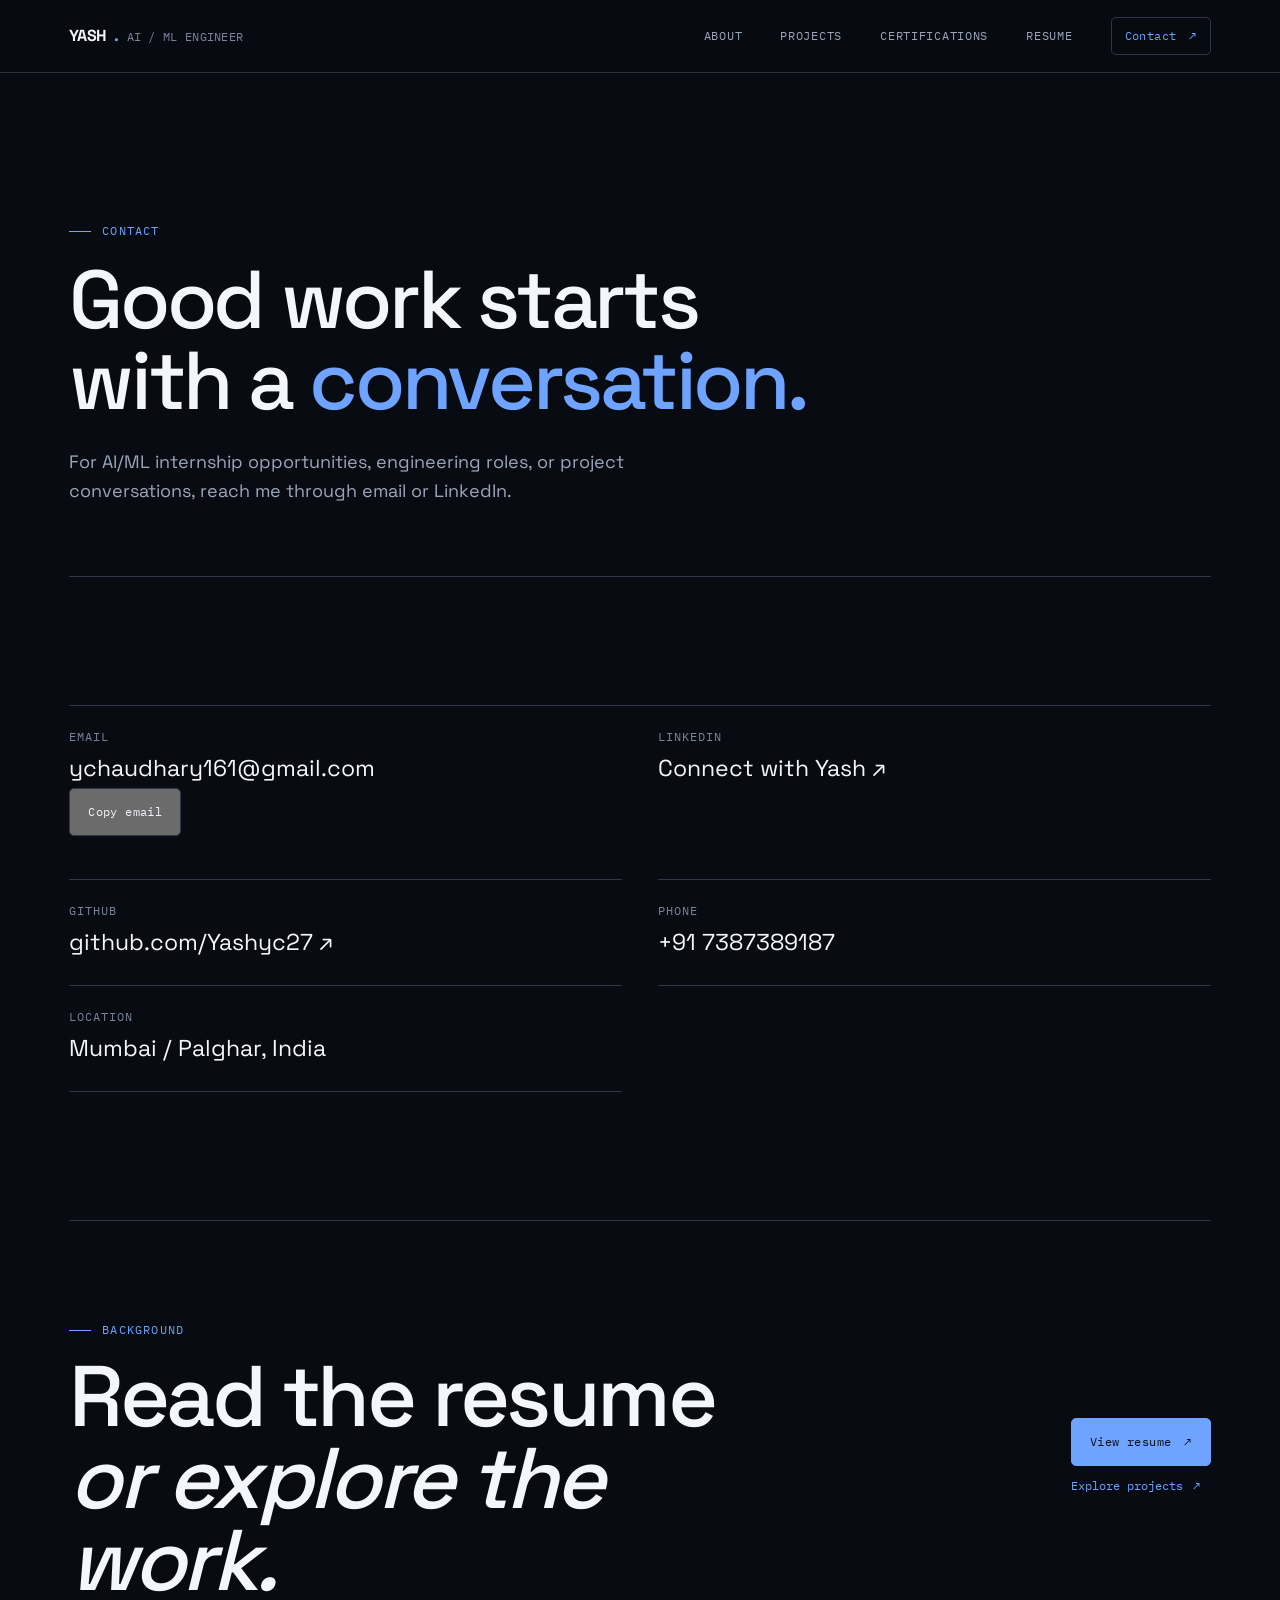
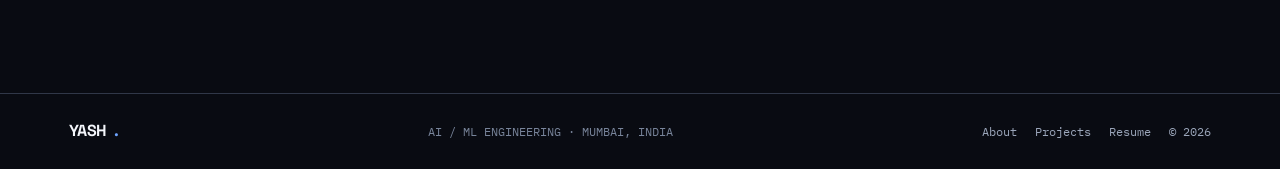
<file: contact/index.html>
<!doctype html>
<html lang="en" data-type="service"><head><meta charset="utf-8"><meta name="viewport" content="width=device-width, initial-scale=1"><meta name="description" content="Contact Yash Chaudhary about AI/ML engineering internship opportunities and collaboration."><meta name="theme-color" content="#090b12"><meta name="page-type" content="service"><meta name="site-kind" content="other"><title>Contact — Yash Chaudhary</title><link rel="icon" href="../assets/img/favicon.png"><link rel="preconnect" href="https://fonts.googleapis.com"><link rel="preconnect" href="https://fonts.gstatic.com" crossorigin><link href="https://fonts.googleapis.com/css2?family=IBM+Plex+Mono:wght@400;500&family=Space+Grotesk:wght@400;500;600;700&display=swap" rel="stylesheet"><link rel="stylesheet" href="../assets/css/site.css">
  <link rel="canonical" href="https://yashyc27.github.io/yash-portfolio/contact/">
  <meta property="og:type" content="website">
  <meta property="og:title" content="Contact — Yash Chaudhary">
  <meta property="og:description" content="Contact Yash Chaudhary about AI/ML engineering internship opportunities and collaboration.">
  <meta property="og:url" content="https://yashyc27.github.io/yash-portfolio/contact/">
  <meta property="og:image" content="https://yashyc27.github.io/yash-portfolio/assets/img/home-perfil.png">
  <meta property="og:image:alt" content="Portrait of Yash Chaudhary">
  <meta name="twitter:card" content="summary_large_image">
  <meta name="twitter:title" content="Contact — Yash Chaudhary">
  <meta name="twitter:description" content="Contact Yash Chaudhary about AI/ML engineering internship opportunities and collaboration.">
  <meta name="twitter:image" content="https://yashyc27.github.io/yash-portfolio/assets/img/home-perfil.png">
</head>
<body><a class="skip-link" href="#main">Skip to content</a><header class="site-header"><div class="wrap site-header__inner"><a class="wordmark" href="../index.html" aria-label="Yash Chaudhary home">YASH<span class="wordmark__dot">.</span><span class="wordmark__role">AI / ML ENGINEER</span></a><button class="nav-toggle" type="button" data-menu-button aria-expanded="false" aria-controls="site-navigation" aria-label="Open navigation menu">Menu</button><nav class="site-nav" id="site-navigation" data-site-nav aria-label="Main navigation"><a class="nav__link" href="../about/index.html">About</a><a class="nav__link" href="../projects/index.html">Projects</a><a class="nav__link" href="../certifications/index.html">Certifications</a><a class="nav__link" href="../resume/index.html">Resume</a><a class="button site-nav__cta" href="./index.html" aria-current="page">Contact <span aria-hidden="true">↗</span></a></nav></div></header>
<main id="main"><section class="page-heading wrap"><span class="eyebrow">Contact</span><h1>Good work starts<br>with a <em>conversation.</em></h1><p class="page-heading__sub">For AI/ML internship opportunities, engineering roles, or project conversations, reach me through email or LinkedIn.</p></section>
<section class="section wrap"><div class="contact-grid"><div class="contact-item"><h2>Email</h2><a href="mailto:ychaudhary161@gmail.com">ychaudhary161@gmail.com</a><div><button class="button" type="button" data-copy-email="ychaudhary161@gmail.com">Copy email</button></div><p class="copy-status" data-copy-status role="status" aria-live="polite"></p></div><div class="contact-item"><h2>LinkedIn</h2><a href="https://www.linkedin.com/in/yash-chaudhary-791835239" target="_blank" rel="noopener noreferrer">Connect with Yash <span aria-hidden="true">↗</span></a></div><div class="contact-item"><h2>GitHub</h2><a href="https://github.com/Yashyc27" target="_blank" rel="noopener noreferrer">github.com/Yashyc27 <span aria-hidden="true">↗</span></a></div><div class="contact-item"><h2>Phone</h2><a href="tel:+917387389187">+91 7387389187</a></div><div class="contact-item"><h2>Location</h2><p>Mumbai / Palghar, India</p></div></div></section>
<section class="wrap"><div class="contact-band"><div><span class="eyebrow">Background</span><h2>Read the resume<br><em>or explore the work.</em></h2></div><div class="contact-band__actions"><a class="button button--primary" href="../resume/index.html">View resume <span aria-hidden="true">↗</span></a><a class="text-link" href="../projects/index.html">Explore projects <span aria-hidden="true">↗</span></a></div></div></section></main>
<footer class="site-footer"><div class="wrap site-footer__inner"><a class="wordmark" href="../index.html">YASH<span class="wordmark__dot">.</span></a><span class="site-footer__note">AI / ML ENGINEERING · MUMBAI, INDIA</span><nav class="site-footer__links" aria-label="Footer navigation"><a href="../about/index.html">About</a><a href="../projects/index.html">Projects</a><a href="../resume/index.html">Resume</a><span>© <span data-year>2026</span></span></nav></div></footer><script src="../assets/js/site.js" defer></script></body></html>
</file>
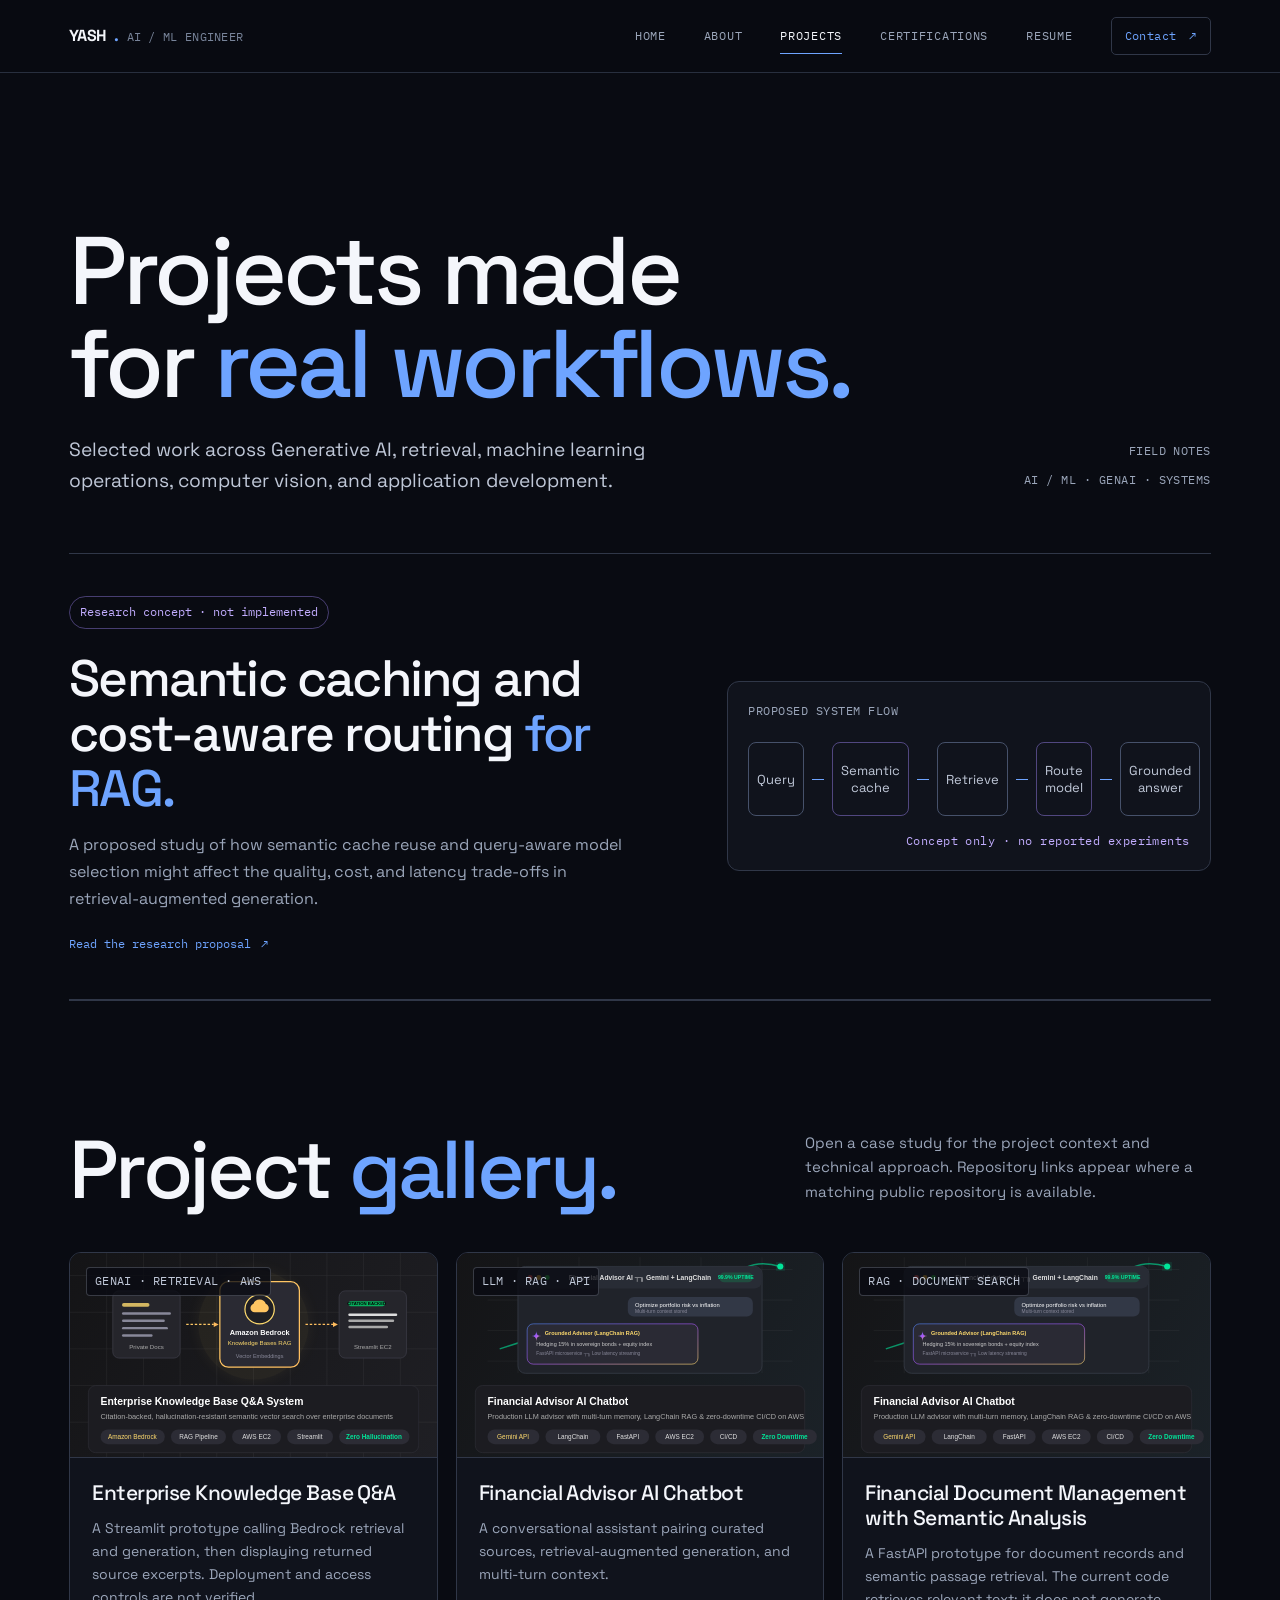
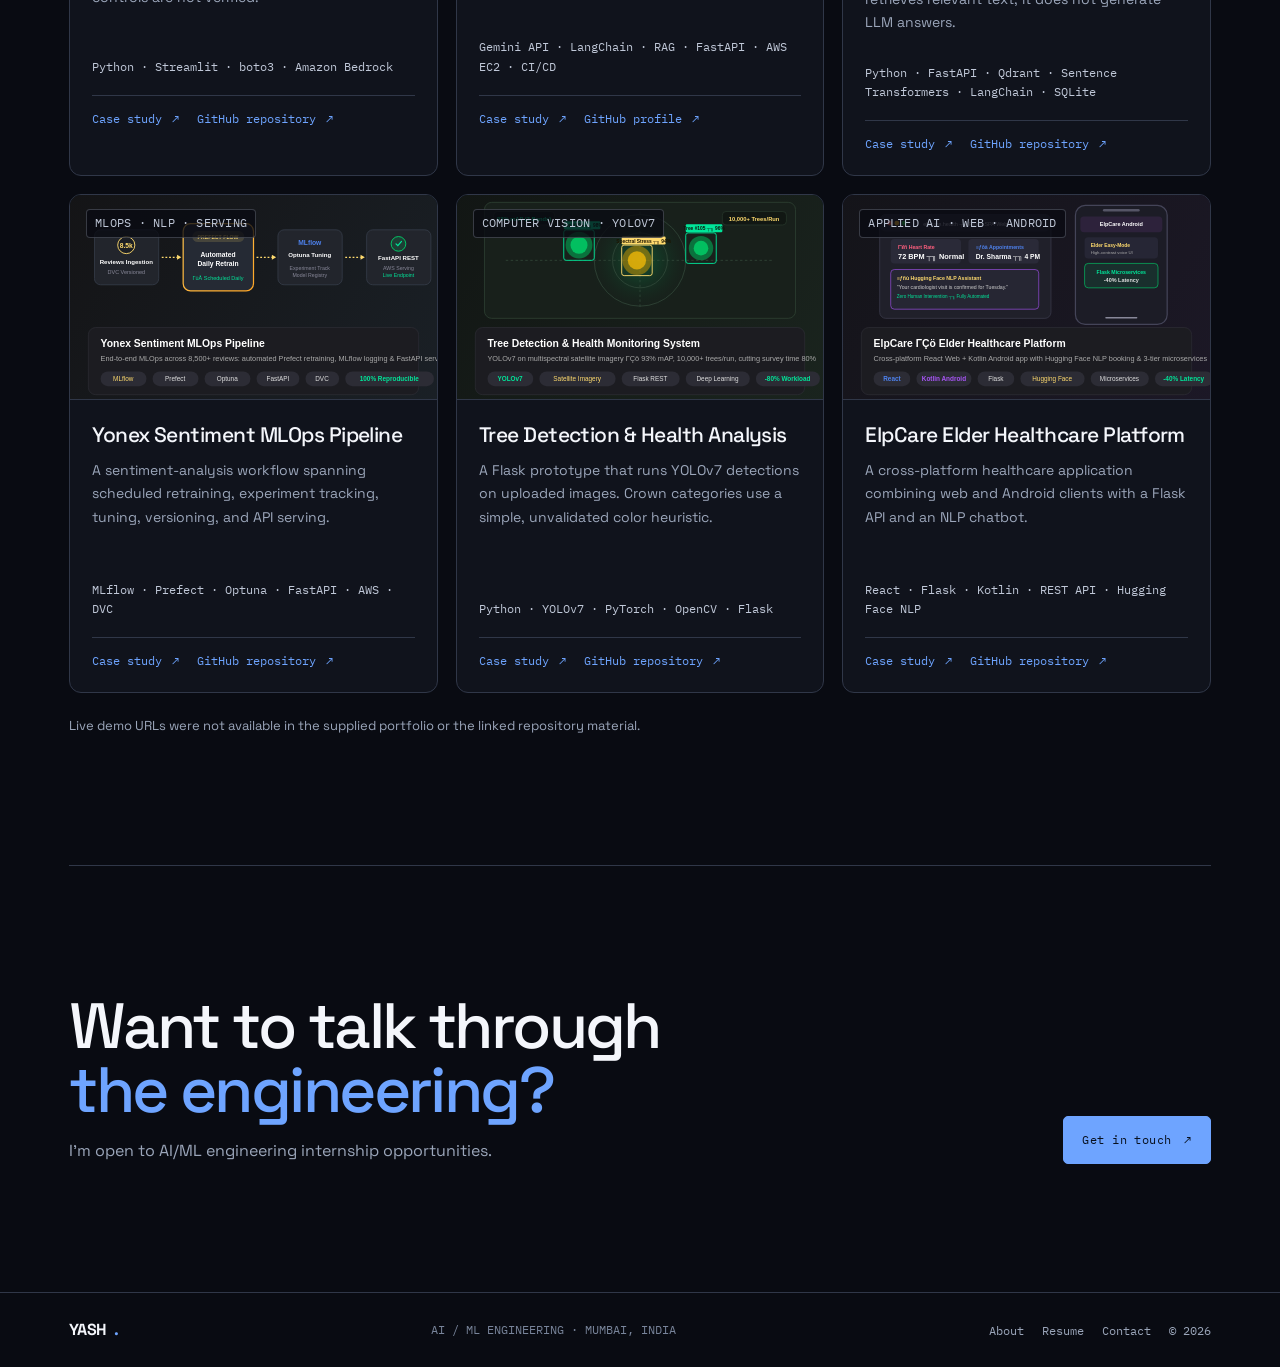
<file: projects/index.html>
<!doctype html>
<html lang="en" data-type="service">
<head>
  <meta charset="utf-8">
  <meta name="viewport" content="width=device-width, initial-scale=1">
  <meta name="description" content="AI/ML projects by Yash Chaudhary across RAG, Generative AI, document search, MLOps, computer vision, and application engineering.">
  <meta name="theme-color" content="#090b12">
  <meta name="page-type" content="service">
  <meta name="site-kind" content="other">
  <title>Projects — Yash Chaudhary</title>
  <link rel="icon" href="../assets/img/favicon.png" type="image/png">
  <link rel="preconnect" href="https://fonts.googleapis.com">
  <link rel="preconnect" href="https://fonts.gstatic.com" crossorigin>
  <link href="https://fonts.googleapis.com/css2?family=IBM+Plex+Mono:wght@400;500&family=Space+Grotesk:wght@400;500;600;700&display=swap" rel="stylesheet">
  <link rel="stylesheet" href="../assets/css/site.css">

  <link rel="canonical" href="https://yashyc27.github.io/yash-portfolio/projects/">
  <meta property="og:type" content="website">
  <meta property="og:title" content="Projects — Yash Chaudhary">
  <meta property="og:description" content="AI/ML projects by Yash Chaudhary across RAG, Generative AI, document search, MLOps, computer vision, and application engineering.">
  <meta property="og:url" content="https://yashyc27.github.io/yash-portfolio/projects/">
  <meta property="og:image" content="https://yashyc27.github.io/yash-portfolio/assets/img/home-perfil.png">
  <meta property="og:image:alt" content="Portrait of Yash Chaudhary">
  <meta name="twitter:card" content="summary_large_image">
  <meta name="twitter:title" content="Projects — Yash Chaudhary">
  <meta name="twitter:description" content="AI/ML projects by Yash Chaudhary across RAG, Generative AI, document search, MLOps, computer vision, and application engineering.">
  <meta name="twitter:image" content="https://yashyc27.github.io/yash-portfolio/assets/img/home-perfil.png">
</head>
<body id="top">
  <a class="skip-link" href="#main">Skip to content</a>
  <header class="site-header">
    <div class="wrap site-header__inner">
      <a class="wordmark" href="../index.html" aria-label="Yash Chaudhary home">YASH<span class="wordmark__dot">.</span><span class="wordmark__role">AI / ML ENGINEER</span></a>
      <button class="nav-toggle" type="button" data-menu-button aria-expanded="false" aria-controls="site-navigation" aria-label="Open navigation menu">Menu</button>
      <nav class="site-nav" id="site-navigation" data-site-nav aria-label="Main navigation">
        <a class="nav__link" href="../index.html">Home</a><a class="nav__link" href="../about/index.html">About</a><a class="nav__link" href="./index.html" aria-current="page">Projects</a><a class="nav__link" href="../certifications/index.html">Certifications</a><a class="nav__link" href="../resume/index.html">Resume</a><a class="button site-nav__cta" href="../contact/index.html">Contact <span aria-hidden="true">↗</span></a>
      </nav>
    </div>
  </header>

  <main id="main">
    <section class="projects-hero wrap" aria-labelledby="projects-title">
      <div class="projects-hero__copy hero-enter">
        <h1 id="projects-title">Projects made<br>for <em>real workflows.</em></h1>
        <p>Selected work across Generative AI, retrieval, machine learning operations, computer vision, and application development.</p>
      </div>
      <div class="projects-hero__index" aria-hidden="true"><span>FIELD NOTES</span><span>AI / ML · GENAI · SYSTEMS</span></div>
    </section>

    <section class="wrap research-feature" aria-labelledby="research-title">
      <div class="research-feature__copy">
        <span class="status-tag">Research concept · not implemented</span>
        <h2 id="research-title">Semantic caching and cost-aware routing <em>for RAG.</em></h2>
        <p>A proposed study of how semantic cache reuse and query-aware model selection might affect the quality, cost, and latency trade-offs in retrieval-augmented generation.</p>
        <a class="text-link" href="semantic-caching-rag/index.html">Read the research proposal <span aria-hidden="true">↗</span></a>
      </div>
      <div class="research-feature__visual" role="img" aria-label="Proposed RAG flow: query, semantic cache, retrieval, model route, grounded answer">
        <span class="research-feature__visual-label">PROPOSED SYSTEM FLOW</span>
        <div class="research-flow research-flow--compact"><span>Query</span><i aria-hidden="true"></i><span>Semantic<br>cache</span><i aria-hidden="true"></i><span>Retrieve</span><i aria-hidden="true"></i><span>Route<br>model</span><i aria-hidden="true"></i><span>Grounded<br>answer</span></div>
        <span class="research-feature__visual-note">Concept only · no reported experiments</span>
      </div>
    </section>

    <section class="section wrap projects-gallery" aria-labelledby="gallery-title">
      <div class="projects-gallery__heading"><h2 id="gallery-title">Project <em>gallery.</em></h2><p>Open a case study for the project context and technical approach. Repository links appear where a matching public repository is available.</p></div>
      <div class="project-gallery">
        <article class="project-card">
          <a class="project-card__image" href="bedrock-rag/index.html" aria-label="Open Enterprise Knowledge Base Q&A case study"><img src="../assets/img/project-bedrock.svg" alt="" loading="lazy" width="720" height="460"><span>GENAI · RETRIEVAL · AWS</span></a>
          <div class="project-card__body"><h3><a href="bedrock-rag/index.html">Enterprise Knowledge Base Q&amp;A</a></h3><p>A Streamlit prototype calling Bedrock retrieval and generation, then displaying returned source excerpts. Deployment and access controls are not verified.</p><p class="project-card__stack">Python · Streamlit · boto3 · Amazon Bedrock</p><div class="project-card__links"><a href="bedrock-rag/index.html">Case study <span aria-hidden="true">↗</span></a><a href="https://github.com/Yashyc27/Enterprise-Knowledge-Base-Q-A-System" target="_blank" rel="noopener noreferrer">GitHub repository <span aria-hidden="true">↗</span></a></div></div>
        </article>
        <article class="project-card">
          <a class="project-card__image project-card__image--violet" href="financial-advisor/index.html" aria-label="Open Financial Advisor AI Chatbot case study"><img src="../assets/img/project-finance.svg" alt="" loading="lazy" width="720" height="460"><span>LLM · RAG · API</span></a>
          <div class="project-card__body"><h3><a href="financial-advisor/index.html">Financial Advisor AI Chatbot</a></h3><p>A conversational assistant pairing curated sources, retrieval-augmented generation, and multi-turn context.</p><p class="project-card__stack">Gemini API · LangChain · RAG · FastAPI · AWS EC2 · CI/CD</p><div class="project-card__links"><a href="financial-advisor/index.html">Case study <span aria-hidden="true">↗</span></a><a href="https://github.com/Yashyc27" target="_blank" rel="noopener noreferrer">GitHub profile <span aria-hidden="true">↗</span></a></div></div>
        </article>
        <article class="project-card">
          <a class="project-card__image project-card__image--blue" href="financial-document-management/index.html" aria-label="Open Financial Document Management with Semantic Analysis case study"><img src="../assets/img/project-finance.svg" alt="" loading="lazy" width="720" height="460"><span>RAG · DOCUMENT SEARCH</span></a>
          <div class="project-card__body"><h3><a href="financial-document-management/index.html">Financial Document Management with Semantic Analysis</a></h3><p>A FastAPI prototype for document records and semantic passage retrieval. The current code retrieves relevant text; it does not generate LLM answers.</p><p class="project-card__stack">Python · FastAPI · Qdrant · Sentence Transformers · LangChain · SQLite</p><div class="project-card__links"><a href="financial-document-management/index.html">Case study <span aria-hidden="true">↗</span></a><a href="https://github.com/Yashyc27/Financial-Document-Management-with-Semantic-Analysis" target="_blank" rel="noopener noreferrer">GitHub repository <span aria-hidden="true">↗</span></a></div></div>
        </article>
        <article class="project-card">
          <a class="project-card__image project-card__image--blue" href="yonex-mlops/index.html" aria-label="Open Yonex Sentiment MLOps Pipeline case study"><img src="../assets/img/project-mlops.svg" alt="" loading="lazy" width="720" height="460"><span>MLOPS · NLP · SERVING</span></a>
          <div class="project-card__body"><h3><a href="yonex-mlops/index.html">Yonex Sentiment MLOps Pipeline</a></h3><p>A sentiment-analysis workflow spanning scheduled retraining, experiment tracking, tuning, versioning, and API serving.</p><p class="project-card__stack">MLflow · Prefect · Optuna · FastAPI · AWS · DVC</p><div class="project-card__links"><a href="yonex-mlops/index.html">Case study <span aria-hidden="true">↗</span></a><a href="https://github.com/Yashyc27/Yonex-Sentiment-MLOps-Pipeline-" target="_blank" rel="noopener noreferrer">GitHub repository <span aria-hidden="true">↗</span></a></div></div>
        </article>
        <article class="project-card">
          <a class="project-card__image" href="tree-detection/index.html" aria-label="Open Tree Detection and Health Monitoring case study"><img src="../assets/img/project-yolo.svg" alt="" loading="lazy" width="720" height="460"><span>COMPUTER VISION · YOLOV7</span></a>
          <div class="project-card__body"><h3><a href="tree-detection/index.html">Tree Detection &amp; Health Analysis</a></h3><p>A Flask prototype that runs YOLOv7 detections on uploaded images. Crown categories use a simple, unvalidated color heuristic.</p><p class="project-card__stack">Python · YOLOv7 · PyTorch · OpenCV · Flask</p><div class="project-card__links"><a href="tree-detection/index.html">Case study <span aria-hidden="true">↗</span></a><a href="https://github.com/Yashyc27/Tree-Detection-and-Health-Analysis-Using-YOLOv7" target="_blank" rel="noopener noreferrer">GitHub repository <span aria-hidden="true">↗</span></a></div></div>
        </article>
        <article class="project-card">
          <a class="project-card__image project-card__image--violet" href="elpcare/index.html" aria-label="Open ElpCare Elder Healthcare Platform case study"><img src="../assets/img/project-elpcare.svg" alt="" loading="lazy" width="720" height="460"><span>APPLIED AI · WEB · ANDROID</span></a>
          <div class="project-card__body"><h3><a href="elpcare/index.html">ElpCare Elder Healthcare Platform</a></h3><p>A cross-platform healthcare application combining web and Android clients with a Flask API and an NLP chatbot.</p><p class="project-card__stack">React · Flask · Kotlin · REST API · Hugging Face NLP</p><div class="project-card__links"><a href="elpcare/index.html">Case study <span aria-hidden="true">↗</span></a><a href="https://github.com/Yashyc27/Elder_Care" target="_blank" rel="noopener noreferrer">GitHub repository <span aria-hidden="true">↗</span></a></div></div>
        </article>
      </div>
      <p class="projects-gallery__note">Live demo URLs were not available in the supplied portfolio or the linked repository material.</p>
    </section>

    <section class="wrap projects-contact" aria-label="Next step"><div><h2>Want to talk through<br><em>the engineering?</em></h2><p>I’m open to AI/ML engineering internship opportunities.</p></div><a class="button button--primary" href="../contact/index.html">Get in touch <span aria-hidden="true">↗</span></a></section>
  </main>

  <footer class="site-footer"><div class="wrap site-footer__inner"><a class="wordmark" href="../index.html" aria-label="Yash Chaudhary home">YASH<span class="wordmark__dot">.</span></a><span class="site-footer__note">AI / ML ENGINEERING · MUMBAI, INDIA</span><nav class="site-footer__links" aria-label="Footer navigation"><a href="../about/index.html">About</a><a href="../resume/index.html">Resume</a><a href="../contact/index.html">Contact</a><span>© <span data-year>2026</span></span></nav></div></footer>
  <script src="../assets/js/site.js" defer></script>
</body>
</html>
</file>
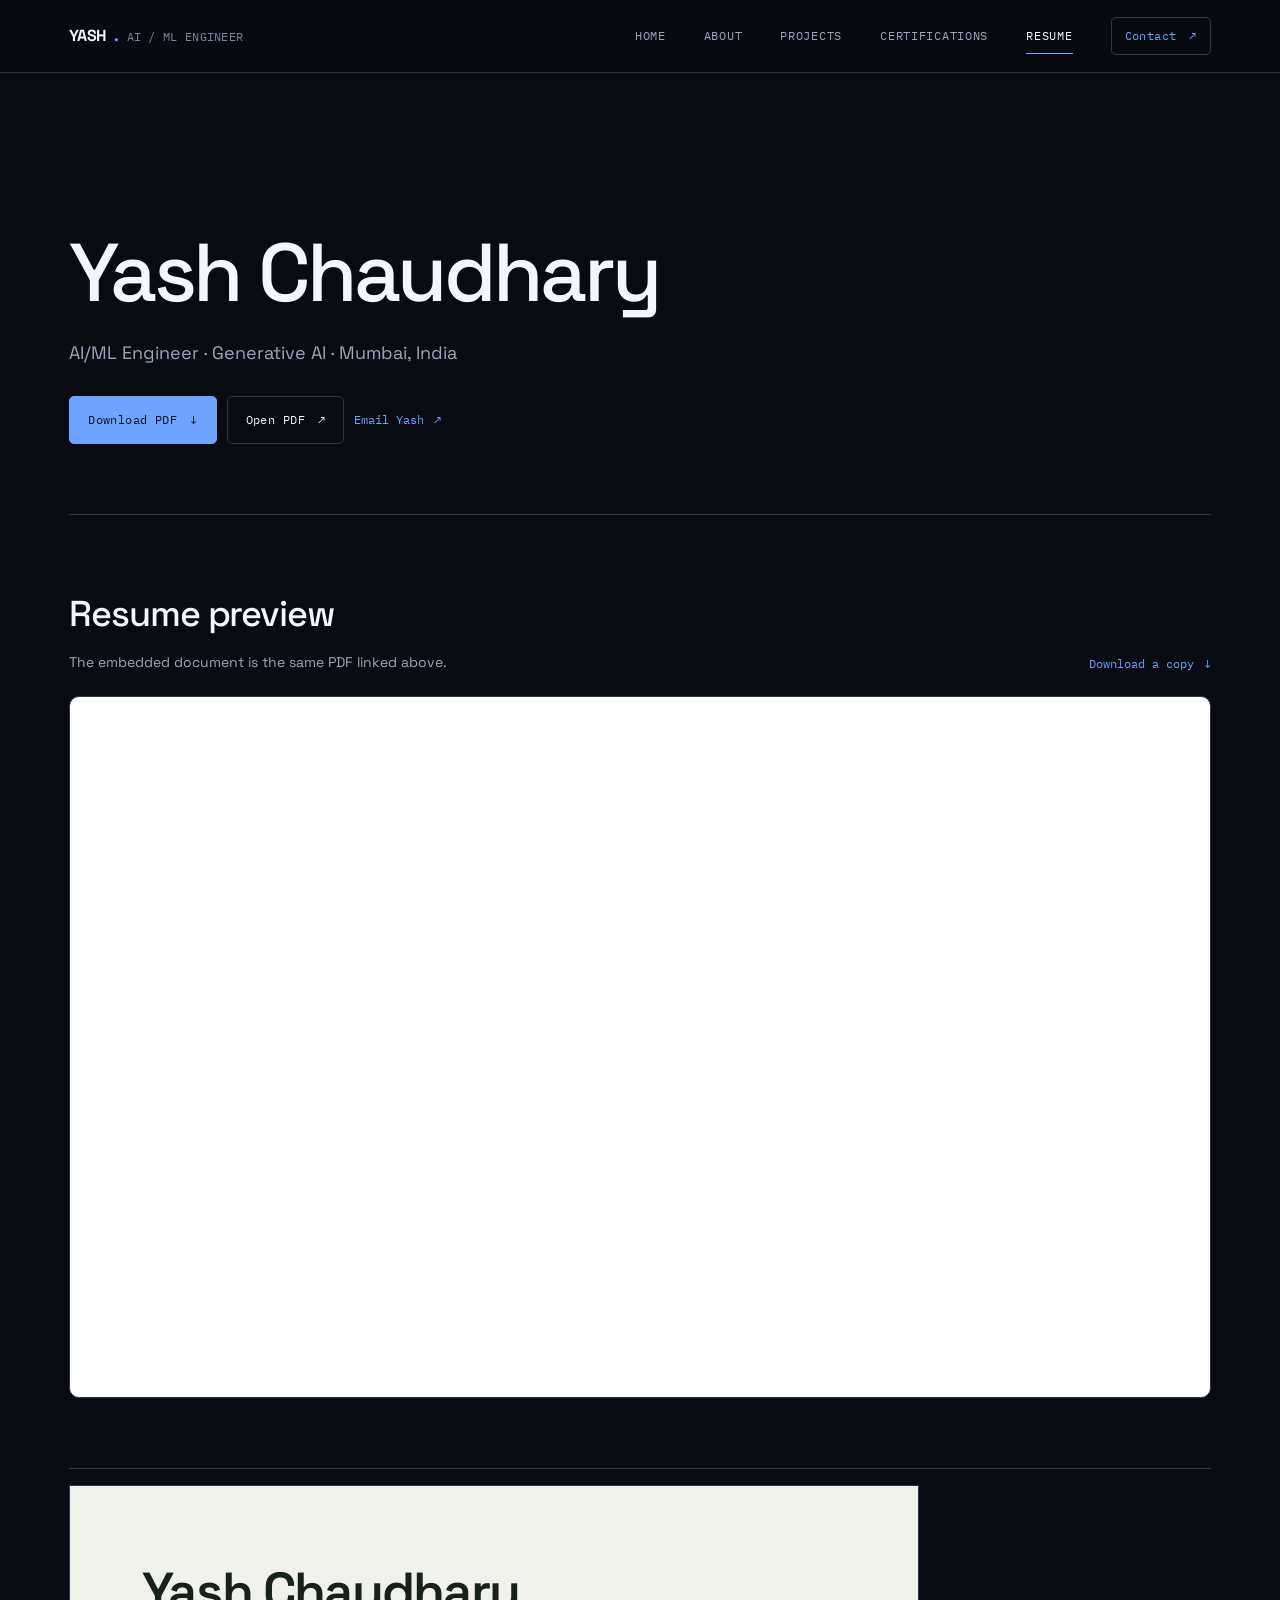
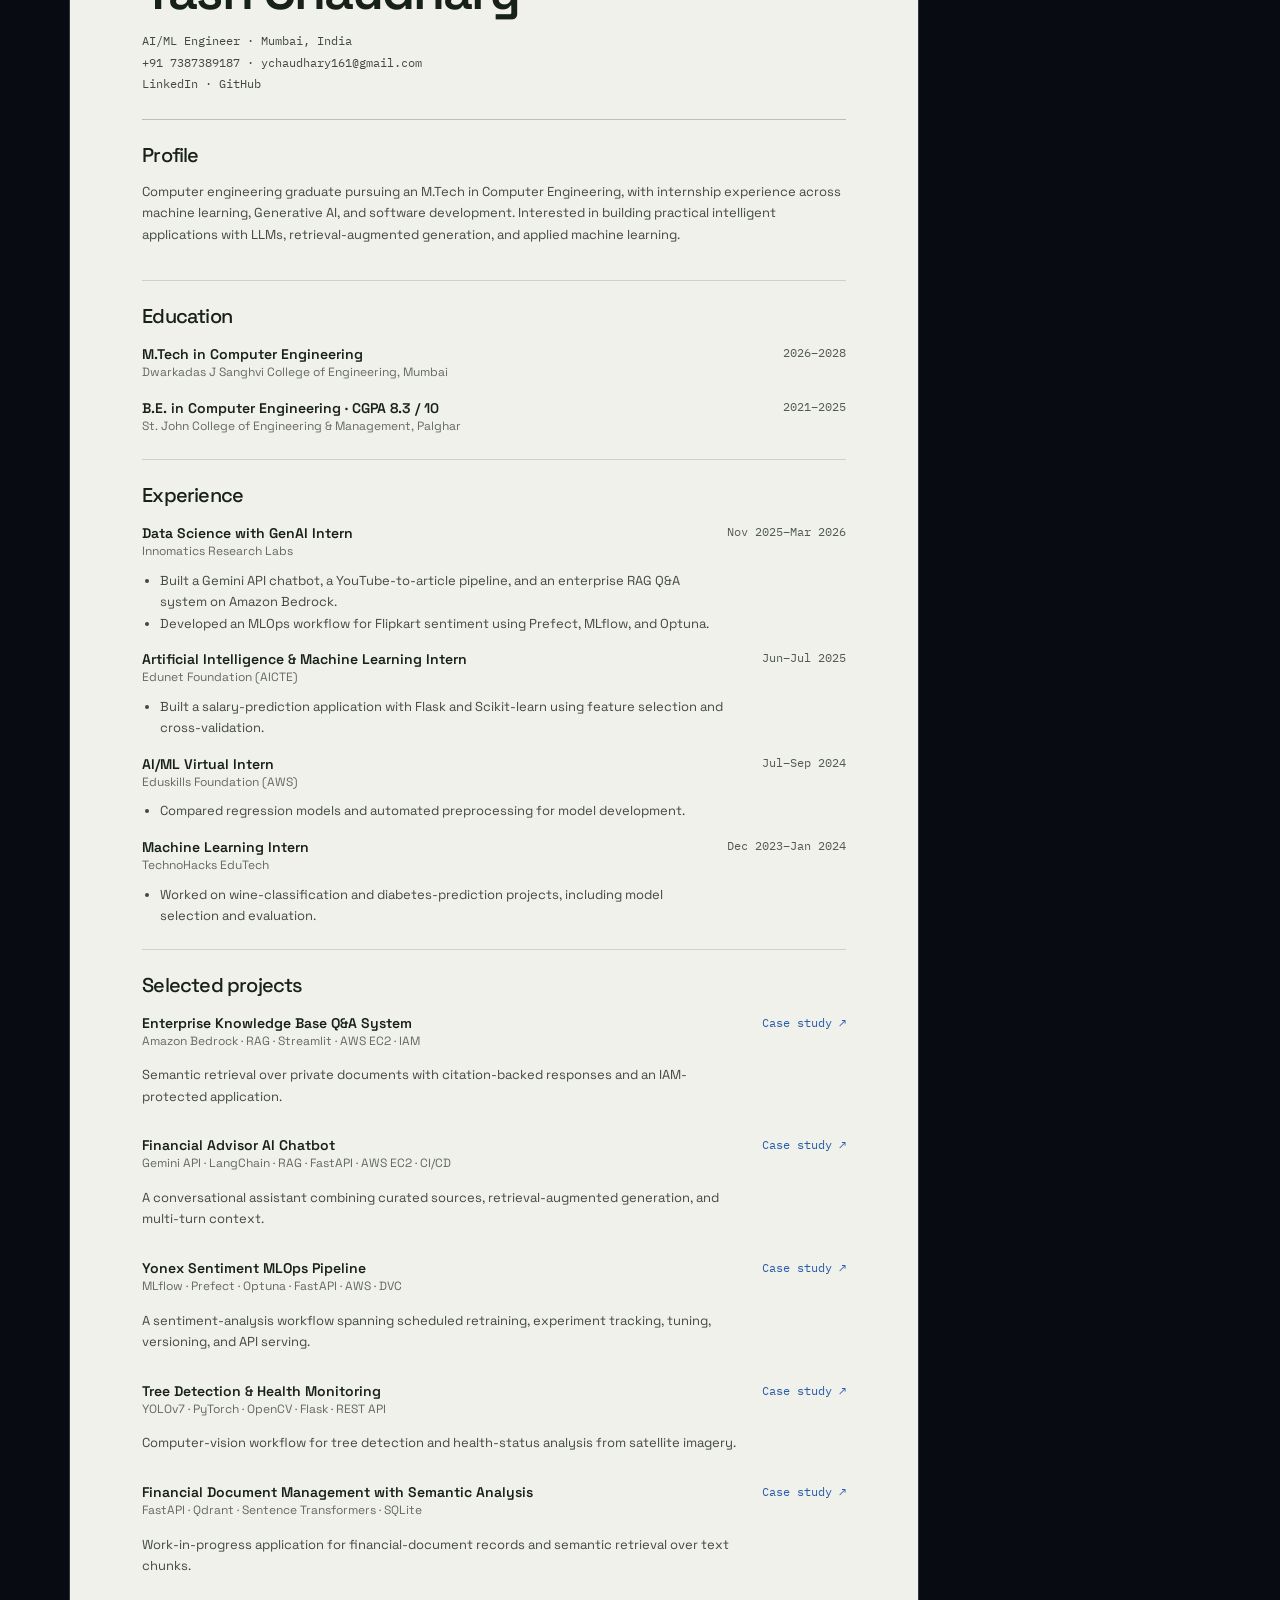
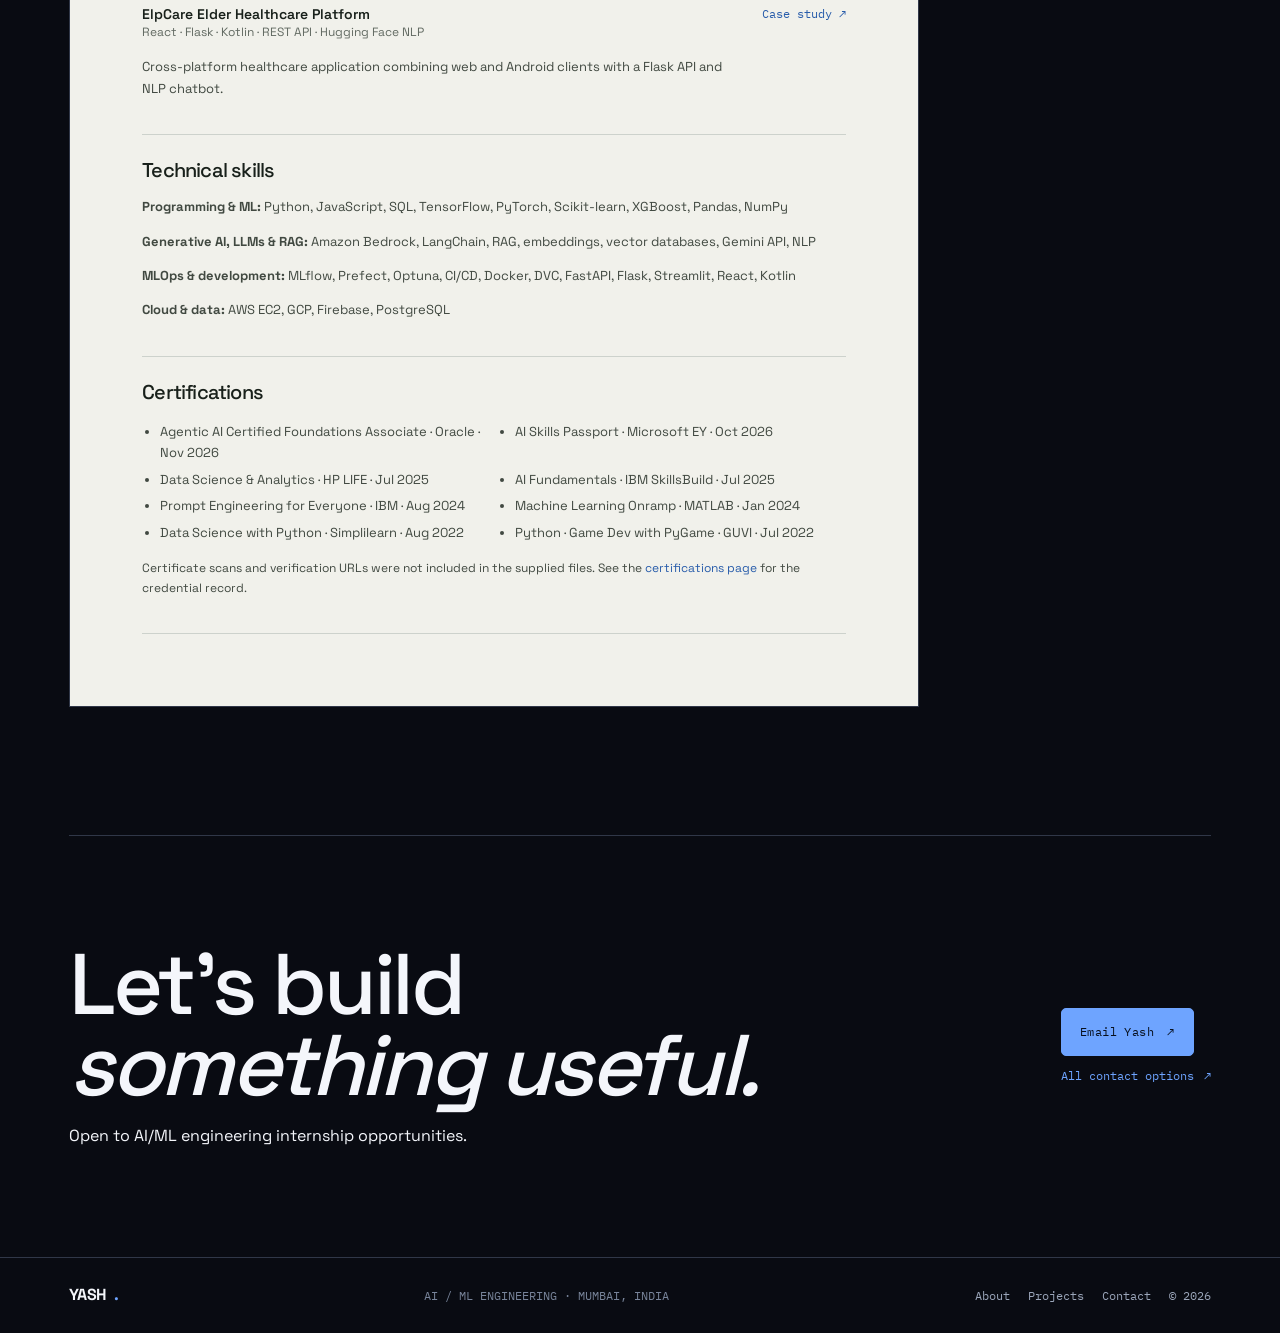
<file: resume/index.html>
<!doctype html>
<html lang="en" data-type="service">
<head>
  <meta charset="utf-8">
  <meta name="viewport" content="width=device-width, initial-scale=1">
  <meta name="description" content="Resume of Yash Chaudhary, AI/ML engineer focused on Generative AI, LLMs, and intelligent applications.">
  <meta name="theme-color" content="#090b12">
  <title>Resume — Yash Chaudhary</title>
  <link rel="icon" href="../assets/img/favicon.png" type="image/png">
  <link rel="preconnect" href="https://fonts.googleapis.com">
  <link rel="preconnect" href="https://fonts.gstatic.com" crossorigin>
  <link href="https://fonts.googleapis.com/css2?family=IBM+Plex+Mono:wght@400;500&family=Space+Grotesk:wght@400;500;600;700&display=swap" rel="stylesheet">
  <link rel="stylesheet" href="../assets/css/site.css">

  <link rel="canonical" href="https://yashyc27.github.io/yash-portfolio/resume/">
  <meta property="og:type" content="website">
  <meta property="og:title" content="Resume — Yash Chaudhary">
  <meta property="og:description" content="Resume of Yash Chaudhary, AI/ML engineer focused on Generative AI, LLMs, and intelligent applications.">
  <meta property="og:url" content="https://yashyc27.github.io/yash-portfolio/resume/">
  <meta property="og:image" content="https://yashyc27.github.io/yash-portfolio/assets/img/home-perfil.png">
  <meta property="og:image:alt" content="Portrait of Yash Chaudhary">
  <meta name="twitter:card" content="summary_large_image">
  <meta name="twitter:title" content="Resume — Yash Chaudhary">
  <meta name="twitter:description" content="Resume of Yash Chaudhary, AI/ML engineer focused on Generative AI, LLMs, and intelligent applications.">
  <meta name="twitter:image" content="https://yashyc27.github.io/yash-portfolio/assets/img/home-perfil.png">
</head>
<body id="top">
  <a class="skip-link" href="#main">Skip to content</a>
  <header class="site-header">
    <div class="wrap site-header__inner">
      <a class="wordmark" href="../index.html" aria-label="Yash Chaudhary home">YASH<span class="wordmark__dot">.</span><span class="wordmark__role">AI / ML ENGINEER</span></a>
      <button class="nav-toggle" type="button" data-menu-button aria-expanded="false" aria-controls="site-navigation" aria-label="Open navigation menu">Menu</button>
      <nav class="site-nav" id="site-navigation" data-site-nav aria-label="Main navigation">
        <a class="nav__link" href="../index.html">Home</a><a class="nav__link" href="../about/index.html">About</a><a class="nav__link" href="../projects/index.html">Projects</a><a class="nav__link" href="../certifications/index.html">Certifications</a><a class="nav__link" href="./index.html" aria-current="page">Resume</a><a class="button site-nav__cta" href="../contact/index.html">Contact <span aria-hidden="true">↗</span></a>
      </nav>
    </div>
  </header>

  <main id="main">
    <section class="page-heading wrap" aria-labelledby="resume-title">
      <h1 id="resume-title">Yash Chaudhary</h1>
      <p class="page-heading__sub">AI/ML Engineer · Generative AI · Mumbai, India</p>
      <div class="page-heading__meta">
        <a class="button button--primary" href="../assets/pdf/yash-chaudhary-resume.pdf" download="Yash-Chaudhary-Resume.pdf">Download PDF <span aria-hidden="true">↓</span></a>
        <a class="button" href="../assets/pdf/yash-chaudhary-resume.pdf" target="_blank" rel="noopener noreferrer">Open PDF <span aria-hidden="true">↗</span></a>
        <a class="text-link" href="mailto:ychaudhary161@gmail.com">Email Yash <span aria-hidden="true">↗</span></a>
      </div>
    </section>

    <section class="section wrap section--tight" aria-labelledby="resume-preview-title">
      <div class="resume-preview-heading"><div><h2 id="resume-preview-title">Resume preview</h2><p>The embedded document is the same PDF linked above.</p></div><a class="text-link" href="../assets/pdf/yash-chaudhary-resume.pdf" download="Yash-Chaudhary-Resume.pdf">Download a copy <span aria-hidden="true">↓</span></a></div>
      <iframe class="resume-pdf-preview" src="../assets/pdf/yash-chaudhary-resume.pdf#view=FitH" title="PDF preview of Yash Chaudhary’s resume" loading="lazy"><p>Your browser cannot display the PDF inline. <a href="../assets/pdf/yash-chaudhary-resume.pdf">Open the resume PDF</a>.</p></iframe>
    </section>

    <section class="section wrap resume-content" aria-label="Accessible resume text">
      <article class="resume-sheet" aria-label="Resume content">
        <header class="resume-sheet__head">
          <h2>Yash Chaudhary</h2>
          <div class="resume-sheet__contact">AI/ML Engineer · Mumbai, India<br><a href="tel:+917387389187">+91 7387389187</a> · <a href="mailto:ychaudhary161@gmail.com">ychaudhary161@gmail.com</a><br><a href="https://linkedin.com/in/yash-chaudhary-791835239" target="_blank" rel="noopener noreferrer">LinkedIn</a> · <a href="https://github.com/Yashyc27" target="_blank" rel="noopener noreferrer">GitHub</a></div>
        </header>

        <section class="resume-sheet__section"><h2>Profile</h2><p>Computer engineering graduate pursuing an M.Tech in Computer Engineering, with internship experience across machine learning, Generative AI, and software development. Interested in building practical intelligent applications with LLMs, retrieval-augmented generation, and applied machine learning.</p></section>

        <section class="resume-sheet__section"><h2>Education</h2>
          <div class="resume-item"><div><h3>M.Tech in Computer Engineering</h3><div class="resume-item__org">Dwarkadas J Sanghvi College of Engineering, Mumbai</div></div><time class="resume-item__date" datetime="2026">2026–2028</time></div>
          <div class="resume-item"><div><h3>B.E. in Computer Engineering · CGPA 8.3 / 10</h3><div class="resume-item__org">St. John College of Engineering &amp; Management, Palghar</div></div><time class="resume-item__date" datetime="2021">2021–2025</time></div>
        </section>

        <section class="resume-sheet__section"><h2>Experience</h2>
          <div class="resume-item"><div><h3>Data Science with GenAI Intern</h3><div class="resume-item__org">Innomatics Research Labs</div><ul><li>Built a Gemini API chatbot, a YouTube-to-article pipeline, and an enterprise RAG Q&amp;A system on Amazon Bedrock.</li><li>Developed an MLOps workflow for Flipkart sentiment using Prefect, MLflow, and Optuna.</li></ul></div><time class="resume-item__date" datetime="2025-11">Nov 2025–Mar 2026</time></div>
          <div class="resume-item"><div><h3>Artificial Intelligence &amp; Machine Learning Intern</h3><div class="resume-item__org">Edunet Foundation (AICTE)</div><ul><li>Built a salary-prediction application with Flask and Scikit-learn using feature selection and cross-validation.</li></ul></div><time class="resume-item__date" datetime="2025-06">Jun–Jul 2025</time></div>
          <div class="resume-item"><div><h3>AI/ML Virtual Intern</h3><div class="resume-item__org">Eduskills Foundation (AWS)</div><ul><li>Compared regression models and automated preprocessing for model development.</li></ul></div><time class="resume-item__date" datetime="2024-07">Jul–Sep 2024</time></div>
          <div class="resume-item"><div><h3>Machine Learning Intern</h3><div class="resume-item__org">TechnoHacks EduTech</div><ul><li>Worked on wine-classification and diabetes-prediction projects, including model selection and evaluation.</li></ul></div><time class="resume-item__date" datetime="2023-12">Dec 2023–Jan 2024</time></div>
        </section>

        <section class="resume-sheet__section"><h2>Selected projects</h2>
          <div class="resume-item"><div><h3>Enterprise Knowledge Base Q&amp;A System</h3><div class="resume-item__org">Amazon Bedrock · RAG · Streamlit · AWS EC2 · IAM</div><p>Semantic retrieval over private documents with citation-backed responses and an IAM-protected application.</p></div><a class="resume-item__link" href="../projects/bedrock-rag/index.html">Case study ↗</a></div>
          <div class="resume-item"><div><h3>Financial Advisor AI Chatbot</h3><div class="resume-item__org">Gemini API · LangChain · RAG · FastAPI · AWS EC2 · CI/CD</div><p>A conversational assistant combining curated sources, retrieval-augmented generation, and multi-turn context.</p></div><a class="resume-item__link" href="../projects/financial-advisor/index.html">Case study ↗</a></div>
          <div class="resume-item"><div><h3>Yonex Sentiment MLOps Pipeline</h3><div class="resume-item__org">MLflow · Prefect · Optuna · FastAPI · AWS · DVC</div><p>A sentiment-analysis workflow spanning scheduled retraining, experiment tracking, tuning, versioning, and API serving.</p></div><a class="resume-item__link" href="../projects/yonex-mlops/index.html">Case study ↗</a></div>
          <div class="resume-item"><div><h3>Tree Detection &amp; Health Monitoring</h3><div class="resume-item__org">YOLOv7 · PyTorch · OpenCV · Flask · REST API</div><p>Computer-vision workflow for tree detection and health-status analysis from satellite imagery.</p></div><a class="resume-item__link" href="../projects/tree-detection/index.html">Case study ↗</a></div>
          <div class="resume-item"><div><h3>Financial Document Management with Semantic Analysis</h3><div class="resume-item__org">FastAPI · Qdrant · Sentence Transformers · SQLite</div><p>Work-in-progress application for financial-document records and semantic retrieval over text chunks.</p></div><a class="resume-item__link" href="../projects/financial-document-management/index.html">Case study ↗</a></div>
          <div class="resume-item"><div><h3>ElpCare Elder Healthcare Platform</h3><div class="resume-item__org">React · Flask · Kotlin · REST API · Hugging Face NLP</div><p>Cross-platform healthcare application combining web and Android clients with a Flask API and NLP chatbot.</p></div><a class="resume-item__link" href="../projects/elpcare/index.html">Case study ↗</a></div>
        </section>

        <section class="resume-sheet__section"><h2>Technical skills</h2>
          <p><strong>Programming &amp; ML:</strong> Python, JavaScript, SQL, TensorFlow, PyTorch, Scikit-learn, XGBoost, Pandas, NumPy</p>
          <p><strong>Generative AI, LLMs &amp; RAG:</strong> Amazon Bedrock, LangChain, RAG, embeddings, vector databases, Gemini API, NLP</p>
          <p><strong>MLOps &amp; development:</strong> MLflow, Prefect, Optuna, CI/CD, Docker, DVC, FastAPI, Flask, Streamlit, React, Kotlin</p>
          <p><strong>Cloud &amp; data:</strong> AWS EC2, GCP, Firebase, PostgreSQL</p>
        </section>

        <section class="resume-sheet__section"><h2>Certifications</h2><ul class="resume-cert-list">
          <li>Agentic AI Certified Foundations Associate · Oracle · Nov 2026</li><li>AI Skills Passport · Microsoft EY · Oct 2026</li><li>Data Science &amp; Analytics · HP LIFE · Jul 2025</li><li>AI Fundamentals · IBM SkillsBuild · Jul 2025</li><li>Prompt Engineering for Everyone · IBM · Aug 2024</li><li>Machine Learning Onramp · MATLAB · Jan 2024</li><li>Data Science with Python · Simplilearn · Aug 2022</li><li>Python · Game Dev with PyGame · GUVI · Jul 2022</li>
        </ul><p class="resume-cert-note">Certificate scans and verification URLs were not included in the supplied files. See the <a href="../certifications/index.html">certifications page</a> for the credential record.</p></section>
      </article>
    </section>

    <section class="wrap"><div class="contact-band"><div><h2>Let’s build<br><em>something useful.</em></h2><p>Open to AI/ML engineering internship opportunities.</p></div><div class="contact-band__actions"><a class="button button--primary" href="mailto:ychaudhary161@gmail.com">Email Yash <span aria-hidden="true">↗</span></a><a class="text-link" href="../contact/index.html">All contact options <span aria-hidden="true">↗</span></a></div></div></section>
  </main>

  <footer class="site-footer"><div class="wrap site-footer__inner"><a class="wordmark" href="../index.html" aria-label="Yash Chaudhary home">YASH<span class="wordmark__dot">.</span></a><span class="site-footer__note">AI / ML ENGINEERING · MUMBAI, INDIA</span><nav class="site-footer__links" aria-label="Footer navigation"><a href="../about/index.html">About</a><a href="../projects/index.html">Projects</a><a href="../contact/index.html">Contact</a><span>© <span data-year>2026</span></span></nav></div></footer>
  <script src="../assets/js/site.js" defer></script>
</body>
</html>
</file>
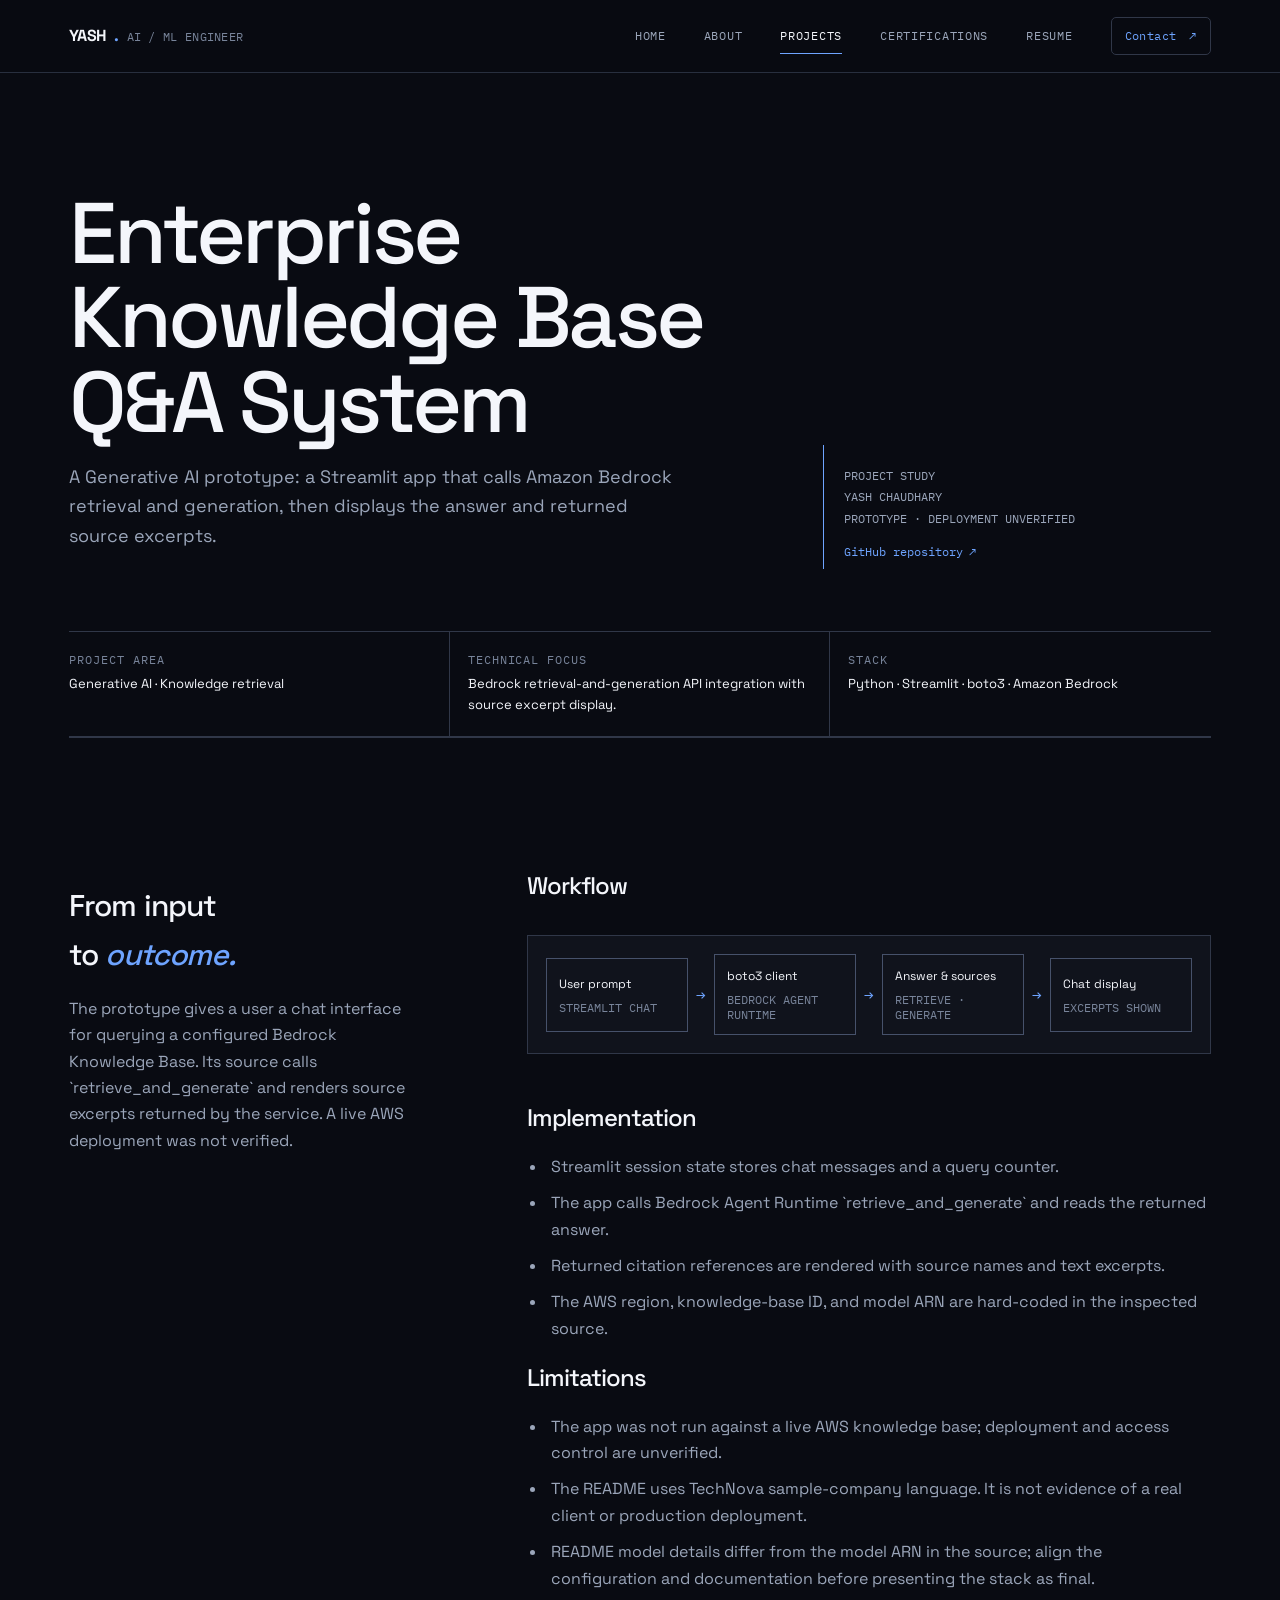
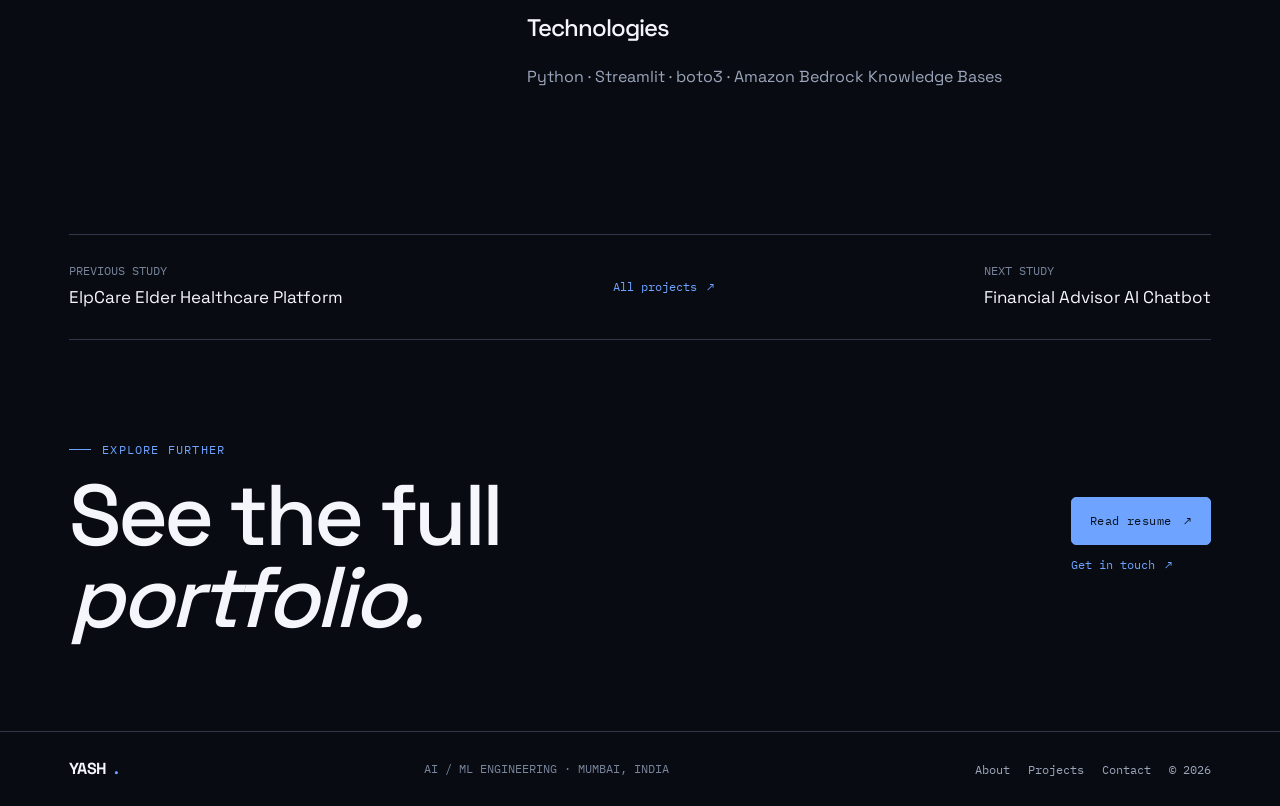
<file: projects/bedrock-rag/index.html>
<!doctype html>
<html lang="en" data-type="service"><head><meta charset="utf-8"><meta name="viewport" content="width=device-width, initial-scale=1"><meta name="description" content="A Streamlit prototype using Amazon Bedrock retrieval and generation and displaying returned source excerpts."><meta name="theme-color" content="#090b12"><meta name="page-type" content="service"><meta name="site-kind" content="other"><title>Enterprise Knowledge Base Q&amp;A System — Yash Chaudhary</title><link rel="icon" href="../../assets/img/favicon.png"><link rel="preconnect" href="https://fonts.googleapis.com"><link rel="preconnect" href="https://fonts.gstatic.com" crossorigin><link href="https://fonts.googleapis.com/css2?family=IBM+Plex+Mono:wght@400;500&family=Space+Grotesk:wght@400;500;600;700&display=swap" rel="stylesheet"><link rel="stylesheet" href="../../assets/css/site.css">
  <link rel="canonical" href="https://yashyc27.github.io/yash-portfolio/projects/bedrock-rag/">
  <meta property="og:type" content="website">
  <meta property="og:title" content="Enterprise Knowledge Base Q&amp;A System — Yash Chaudhary">
  <meta property="og:description" content="A Streamlit prototype using Amazon Bedrock retrieval and generation and displaying returned source excerpts.">
  <meta property="og:url" content="https://yashyc27.github.io/yash-portfolio/projects/bedrock-rag/">
  <meta property="og:image" content="https://yashyc27.github.io/yash-portfolio/assets/img/home-perfil.png">
  <meta property="og:image:alt" content="Portrait of Yash Chaudhary">
  <meta name="twitter:card" content="summary_large_image">
  <meta name="twitter:title" content="Enterprise Knowledge Base Q&amp;A System — Yash Chaudhary">
  <meta name="twitter:description" content="A Streamlit prototype using Amazon Bedrock retrieval and generation and displaying returned source excerpts.">
  <meta name="twitter:image" content="https://yashyc27.github.io/yash-portfolio/assets/img/home-perfil.png">
</head>
<body><a class="skip-link" href="#main">Skip to content</a><header class="site-header"><div class="wrap site-header__inner"><a class="wordmark" href="../../index.html" aria-label="Yash Chaudhary home">YASH<span class="wordmark__dot">.</span><span class="wordmark__role">AI / ML ENGINEER</span></a><button class="nav-toggle" type="button" data-menu-button aria-expanded="false" aria-controls="site-navigation" aria-label="Open navigation menu">Menu</button><nav class="site-nav" id="site-navigation" data-site-nav aria-label="Main navigation"><a class="nav__link" href="../../index.html">Home</a><a class="nav__link" href="../../about/index.html">About</a><a class="nav__link" href="../index.html" aria-current="page">Projects</a><a class="nav__link" href="../../certifications/index.html">Certifications</a><a class="nav__link" href="../../resume/index.html">Resume</a><a class="button site-nav__cta" href="../../contact/index.html">Contact <span aria-hidden="true">↗</span></a></nav></div></header>
<main id="main"><section class="wrap case-hero"><div><h1>Enterprise Knowledge Base Q&amp;A System</h1><p class="case-hero__summary">A Generative AI prototype: a Streamlit app that calls Amazon Bedrock retrieval and generation, then displays the answer and returned source excerpts.</p></div><aside class="case-hero__aside"><p>PROJECT STUDY<br>YASH CHAUDHARY<br>PROTOTYPE · DEPLOYMENT UNVERIFIED</p><a class="case-external-link" href="https://github.com/Yashyc27/Enterprise-Knowledge-Base-Q-A-System" target="_blank" rel="noopener noreferrer">GitHub repository <span aria-hidden="true">↗</span></a></aside></section>
<div class="wrap case-meta"><div class="case-meta__item"><div class="case-meta__label">Project area</div><div class="case-meta__value">Generative AI · Knowledge retrieval</div></div><div class="case-meta__item"><div class="case-meta__label">Technical focus</div><div class="case-meta__value">Bedrock retrieval-and-generation API integration with source excerpt display.</div></div><div class="case-meta__item"><div class="case-meta__label">Stack</div><div class="case-meta__value">Python · Streamlit · boto3 · Amazon Bedrock</div></div></div>
<section class="section wrap case-body"><div class="case-body__sticky"><h2>From input<br>to <em class="accent">outcome.</em></h2><p class="muted">The prototype gives a user a chat interface for querying a configured Bedrock Knowledge Base. Its source calls `retrieve_and_generate` and renders source excerpts returned by the service. A live AWS deployment was not verified.</p></div><div class="case-body__content"><h2>Workflow</h2><div class="system-diagram" role="img" aria-label="User prompt flows to Streamlit, then boto3 calls Bedrock retrieval and generation, and the app displays the answer with source excerpts"><div class="system-diagram__node"><span>User prompt</span><small>STREAMLIT CHAT</small></div><span class="system-diagram__arrow" aria-hidden="true">→</span><div class="system-diagram__node"><span>boto3 client</span><small>BEDROCK AGENT RUNTIME</small></div><span class="system-diagram__arrow" aria-hidden="true">→</span><div class="system-diagram__node"><span>Answer &amp; sources</span><small>RETRIEVE · GENERATE</small></div><span class="system-diagram__arrow" aria-hidden="true">→</span><div class="system-diagram__node"><span>Chat display</span><small>EXCERPTS SHOWN</small></div></div><h2>Implementation</h2><ul><li>Streamlit session state stores chat messages and a query counter.</li><li>The app calls Bedrock Agent Runtime `retrieve_and_generate` and reads the returned answer.</li><li>Returned citation references are rendered with source names and text excerpts.</li><li>The AWS region, knowledge-base ID, and model ARN are hard-coded in the inspected source.</li></ul><h2>Limitations</h2><ul><li>The app was not run against a live AWS knowledge base; deployment and access control are unverified.</li><li>The README uses TechNova sample-company language. It is not evidence of a real client or production deployment.</li><li>README model details differ from the model ARN in the source; align the configuration and documentation before presenting the stack as final.</li></ul><h2>Technologies</h2><p>Python · Streamlit · boto3 · Amazon Bedrock Knowledge Bases</p></div></section>
<section class="wrap case-next"><a href="../elpcare/index.html"><span class="case-next__label">Previous study</span><span class="case-next__title">ElpCare Elder Healthcare Platform</span></a><a class="text-link" href="../index.html">All projects <span aria-hidden="true">↗</span></a><a href="../financial-advisor/index.html"><span class="case-next__label">Next study</span><span class="case-next__title">Financial Advisor AI Chatbot</span></a></section>
<section class="wrap"><div class="contact-band"><div><span class="eyebrow">Explore further</span><h2>See the full<br><em>portfolio.</em></h2></div><div class="contact-band__actions"><a class="button button--primary" href="../../resume/index.html">Read resume <span aria-hidden="true">↗</span></a><a class="text-link" href="../../contact/index.html">Get in touch <span aria-hidden="true">↗</span></a></div></div></section></main>
<footer class="site-footer"><div class="wrap site-footer__inner"><a class="wordmark" href="../../index.html">YASH<span class="wordmark__dot">.</span></a><span class="site-footer__note">AI / ML ENGINEERING · MUMBAI, INDIA</span><nav class="site-footer__links" aria-label="Footer navigation"><a href="../../about/index.html">About</a><a href="../index.html">Projects</a><a href="../../contact/index.html">Contact</a><span>© <span data-year>2026</span></span></nav></div></footer><script src="../../assets/js/site.js" defer></script></body></html>
</file>
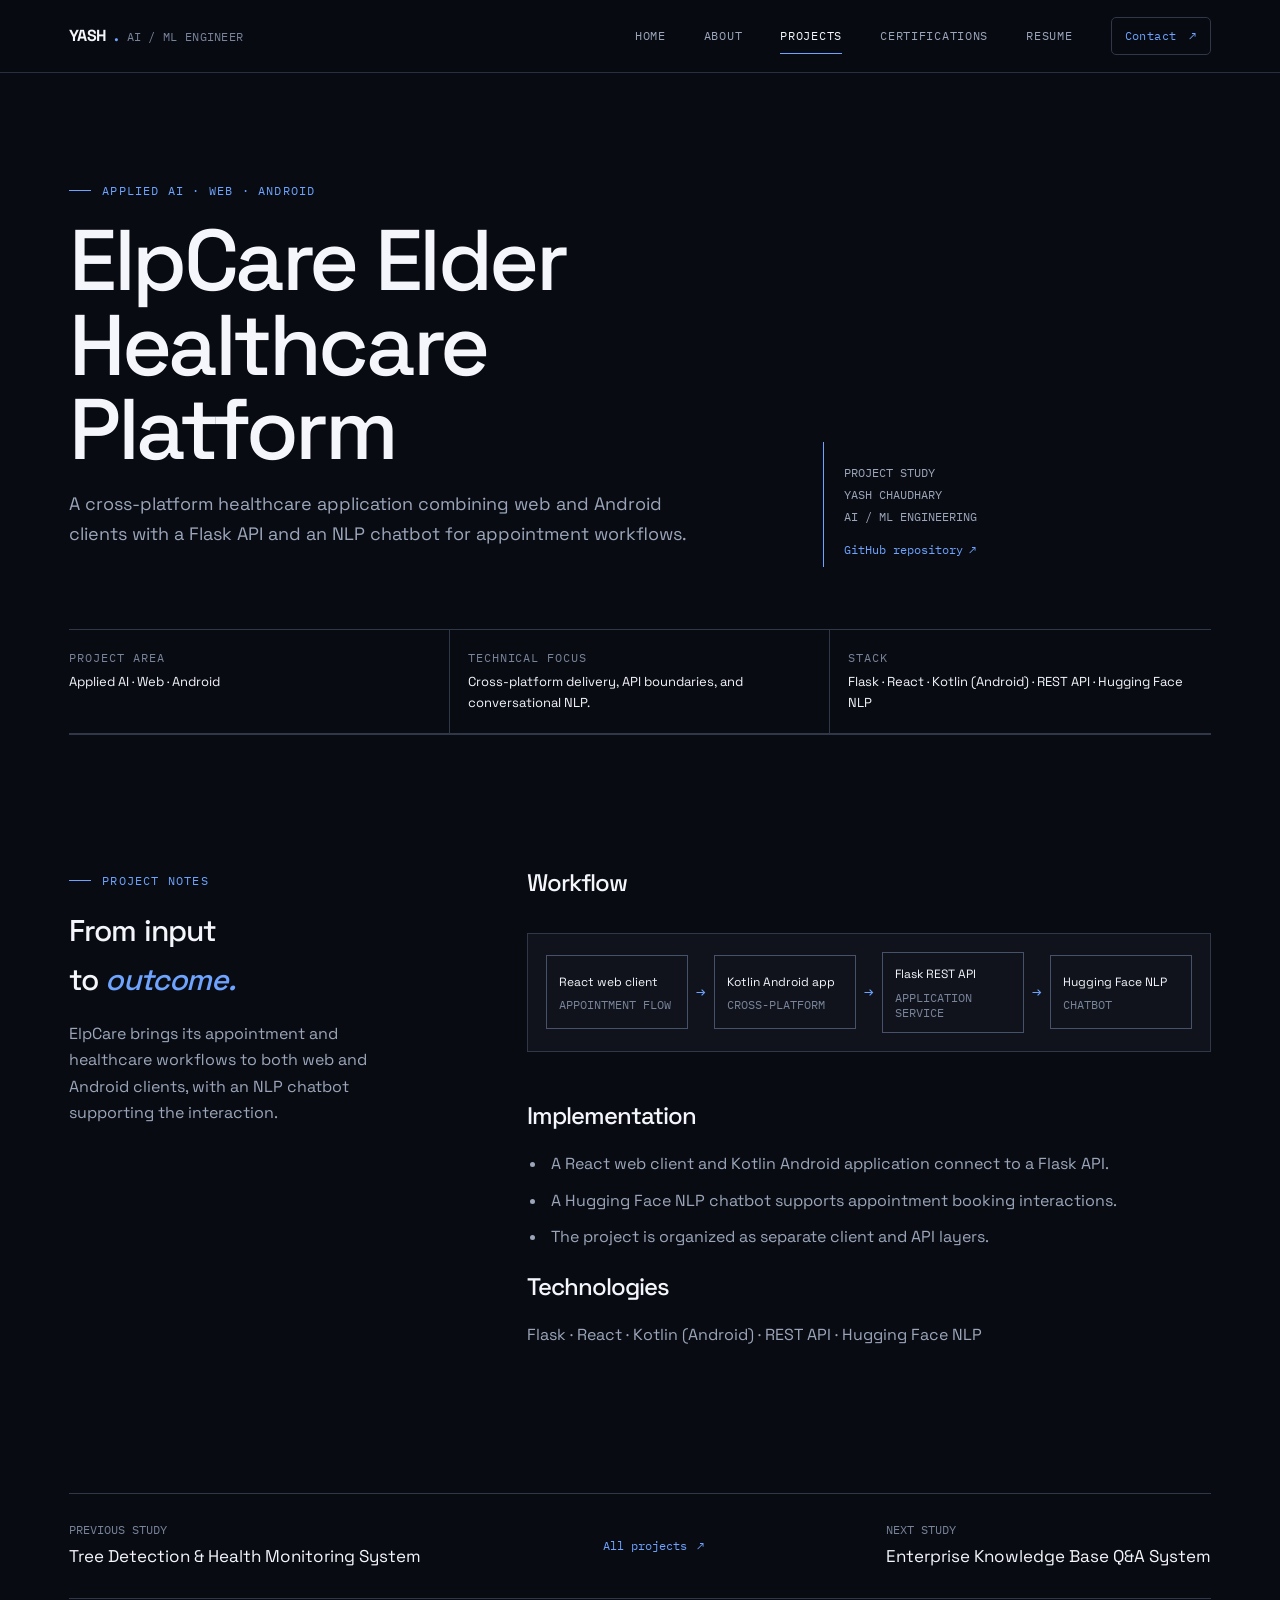
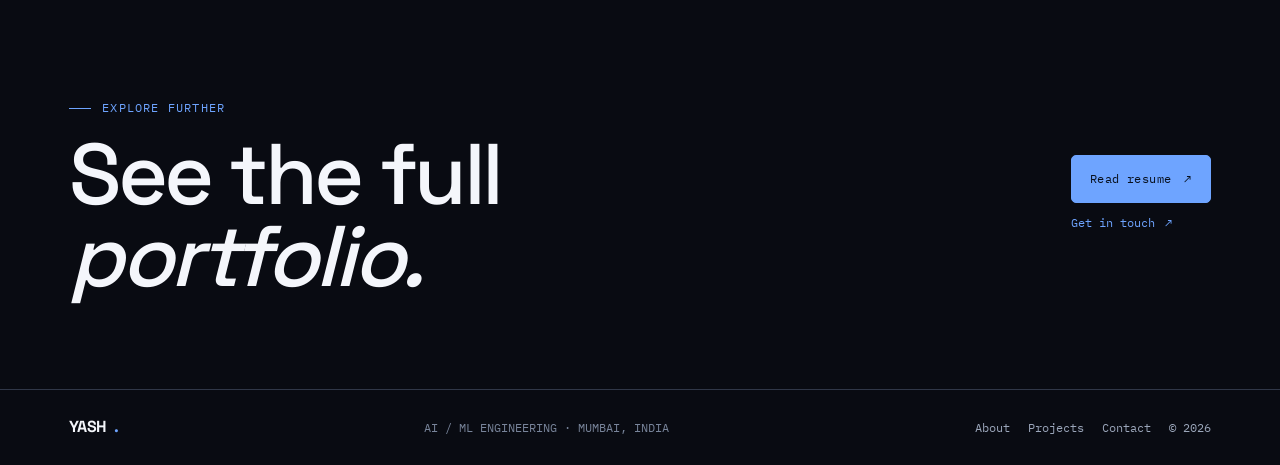
<file: projects/elpcare/index.html>
<!doctype html>
<html lang="en" data-type="service"><head><meta charset="utf-8"><meta name="viewport" content="width=device-width, initial-scale=1"><meta name="description" content="A cross-platform healthcare application combining web and Android clients with a Flask API and an NLP chatbot for appointment workflows."><meta name="theme-color" content="#090b12"><meta name="page-type" content="service"><meta name="site-kind" content="other"><title>ElpCare Elder Healthcare Platform — Yash Chaudhary</title><link rel="icon" href="../../assets/img/favicon.png"><link rel="preconnect" href="https://fonts.googleapis.com"><link rel="preconnect" href="https://fonts.gstatic.com" crossorigin><link href="https://fonts.googleapis.com/css2?family=IBM+Plex+Mono:wght@400;500&family=Space+Grotesk:wght@400;500;600;700&display=swap" rel="stylesheet"><link rel="stylesheet" href="../../assets/css/site.css">
  <link rel="canonical" href="https://yashyc27.github.io/yash-portfolio/projects/elpcare/">
  <meta property="og:type" content="website">
  <meta property="og:title" content="ElpCare Elder Healthcare Platform — Yash Chaudhary">
  <meta property="og:description" content="A cross-platform healthcare application combining web and Android clients with a Flask API and an NLP chatbot for appointment workflows.">
  <meta property="og:url" content="https://yashyc27.github.io/yash-portfolio/projects/elpcare/">
  <meta property="og:image" content="https://yashyc27.github.io/yash-portfolio/assets/img/home-perfil.png">
  <meta property="og:image:alt" content="Portrait of Yash Chaudhary">
  <meta name="twitter:card" content="summary_large_image">
  <meta name="twitter:title" content="ElpCare Elder Healthcare Platform — Yash Chaudhary">
  <meta name="twitter:description" content="A cross-platform healthcare application combining web and Android clients with a Flask API and an NLP chatbot for appointment workflows.">
  <meta name="twitter:image" content="https://yashyc27.github.io/yash-portfolio/assets/img/home-perfil.png">
</head>
<body><a class="skip-link" href="#main">Skip to content</a><header class="site-header"><div class="wrap site-header__inner"><a class="wordmark" href="../../index.html" aria-label="Yash Chaudhary home">YASH<span class="wordmark__dot">.</span><span class="wordmark__role">AI / ML ENGINEER</span></a><button class="nav-toggle" type="button" data-menu-button aria-expanded="false" aria-controls="site-navigation" aria-label="Open navigation menu">Menu</button><nav class="site-nav" id="site-navigation" data-site-nav aria-label="Main navigation"><a class="nav__link" href="../../index.html">Home</a><a class="nav__link" href="../../about/index.html">About</a><a class="nav__link" href="../index.html" aria-current="page">Projects</a><a class="nav__link" href="../../certifications/index.html">Certifications</a><a class="nav__link" href="../../resume/index.html">Resume</a><a class="button site-nav__cta" href="../../contact/index.html">Contact <span aria-hidden="true">↗</span></a></nav></div></header>
<main id="main"><section class="wrap case-hero"><div><span class="eyebrow">Applied AI · Web · Android</span><h1>ElpCare Elder Healthcare Platform</h1><p class="case-hero__summary">A cross-platform healthcare application combining web and Android clients with a Flask API and an NLP chatbot for appointment workflows.</p></div><aside class="case-hero__aside"><p>PROJECT STUDY<br>YASH CHAUDHARY<br>AI / ML ENGINEERING</p><a class="case-external-link" href="https://github.com/Yashyc27/Elder_Care" target="_blank" rel="noopener noreferrer">GitHub repository <span aria-hidden="true">↗</span></a></aside></section>
<div class="wrap case-meta"><div class="case-meta__item"><div class="case-meta__label">Project area</div><div class="case-meta__value">Applied AI · Web · Android</div></div><div class="case-meta__item"><div class="case-meta__label">Technical focus</div><div class="case-meta__value">Cross-platform delivery, API boundaries, and conversational NLP.</div></div><div class="case-meta__item"><div class="case-meta__label">Stack</div><div class="case-meta__value">Flask · React · Kotlin (Android) · REST API · Hugging Face NLP</div></div></div>
<section class="section wrap case-body"><div class="case-body__sticky"><span class="eyebrow">Project notes</span><h2>From input<br>to <em class="accent">outcome.</em></h2><p class="muted">ElpCare brings its appointment and healthcare workflows to both web and Android clients, with an NLP chatbot supporting the interaction.</p></div><div class="case-body__content"><h2>Workflow</h2><div class="system-diagram" role="img" aria-label="React web client flows through Kotlin Android app flows through Flask REST API flows through Hugging Face NLP"><div class="system-diagram__node"><span>React web client</span><small>APPOINTMENT FLOW</small></div><span class="system-diagram__arrow" aria-hidden="true">→</span><div class="system-diagram__node"><span>Kotlin Android app</span><small>CROSS-PLATFORM</small></div><span class="system-diagram__arrow" aria-hidden="true">→</span><div class="system-diagram__node"><span>Flask REST API</span><small>APPLICATION SERVICE</small></div><span class="system-diagram__arrow" aria-hidden="true">→</span><div class="system-diagram__node"><span>Hugging Face NLP</span><small>CHATBOT</small></div></div><h2>Implementation</h2><ul><li>A React web client and Kotlin Android application connect to a Flask API.</li><li>A Hugging Face NLP chatbot supports appointment booking interactions.</li><li>The project is organized as separate client and API layers.</li></ul><h2>Technologies</h2><p>Flask · React · Kotlin (Android) · REST API · Hugging Face NLP</p></div></section>
<section class="wrap case-next"><a href="../tree-detection/index.html"><span class="case-next__label">Previous study</span><span class="case-next__title">Tree Detection &amp; Health Monitoring System</span></a><a class="text-link" href="../index.html">All projects <span aria-hidden="true">↗</span></a><a href="../bedrock-rag/index.html"><span class="case-next__label">Next study</span><span class="case-next__title">Enterprise Knowledge Base Q&amp;A System</span></a></section>
<section class="wrap"><div class="contact-band"><div><span class="eyebrow">Explore further</span><h2>See the full<br><em>portfolio.</em></h2></div><div class="contact-band__actions"><a class="button button--primary" href="../../resume/index.html">Read resume <span aria-hidden="true">↗</span></a><a class="text-link" href="../../contact/index.html">Get in touch <span aria-hidden="true">↗</span></a></div></div></section></main>
<footer class="site-footer"><div class="wrap site-footer__inner"><a class="wordmark" href="../../index.html">YASH<span class="wordmark__dot">.</span></a><span class="site-footer__note">AI / ML ENGINEERING · MUMBAI, INDIA</span><nav class="site-footer__links" aria-label="Footer navigation"><a href="../../about/index.html">About</a><a href="../index.html">Projects</a><a href="../../contact/index.html">Contact</a><span>© <span data-year>2026</span></span></nav></div></footer><script src="../../assets/js/site.js" defer></script></body></html>
</file>
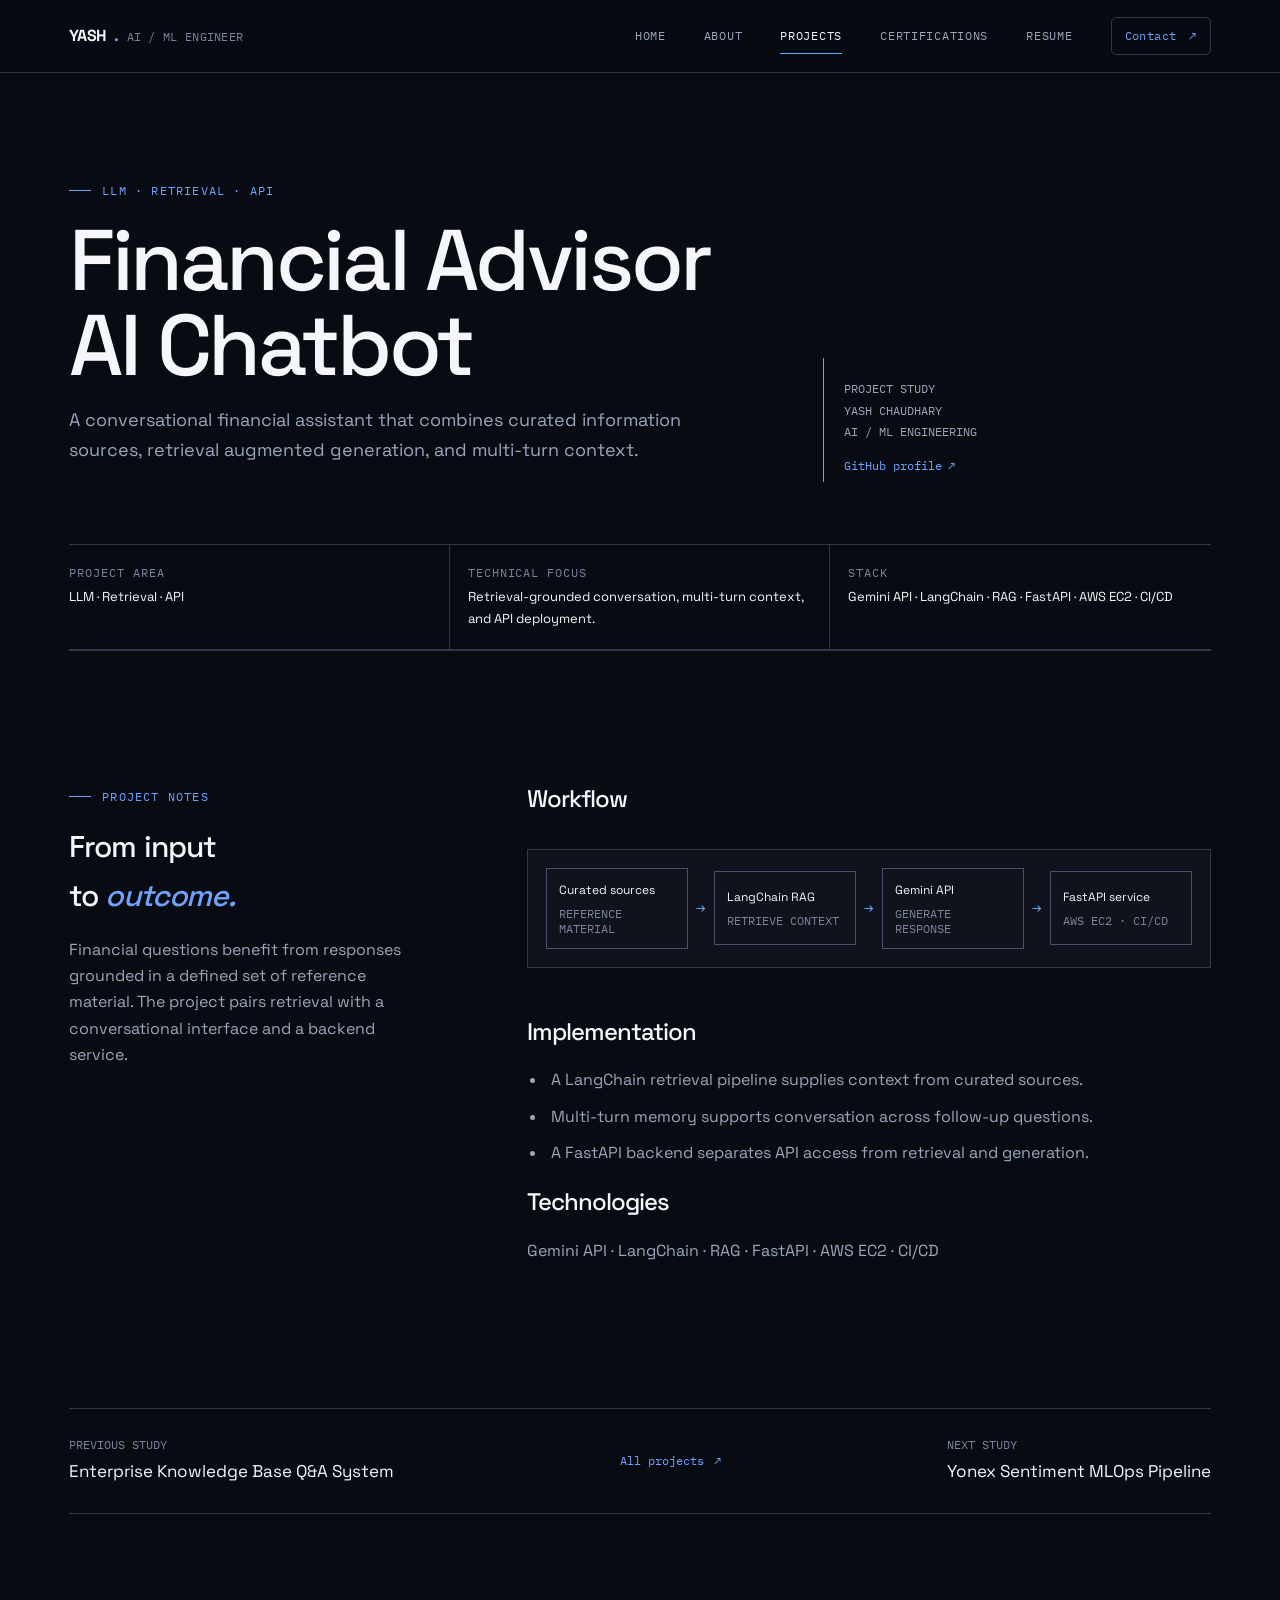
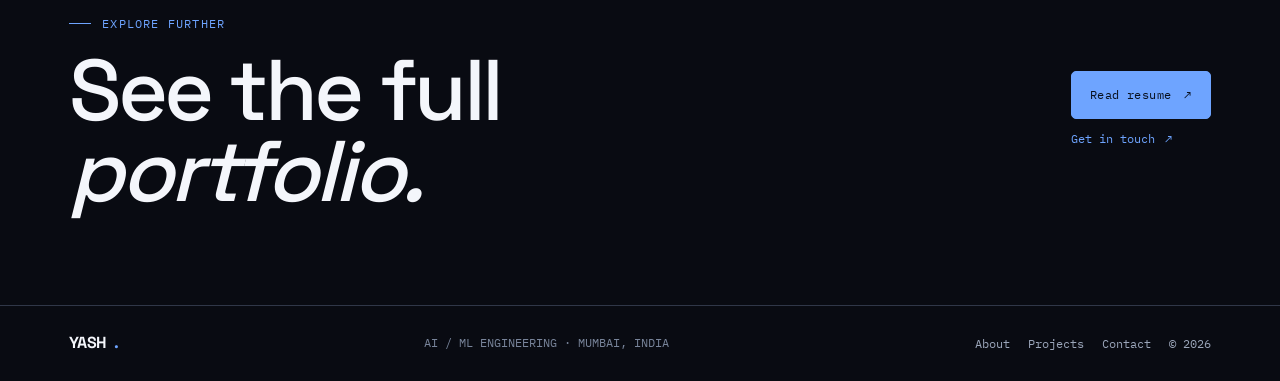
<file: projects/financial-advisor/index.html>
<!doctype html>
<html lang="en" data-type="service"><head><meta charset="utf-8"><meta name="viewport" content="width=device-width, initial-scale=1"><meta name="description" content="A conversational financial assistant that combines curated information sources, retrieval augmented generation, and multi-turn context."><meta name="theme-color" content="#090b12"><meta name="page-type" content="service"><meta name="site-kind" content="other"><title>Financial Advisor AI Chatbot — Yash Chaudhary</title><link rel="icon" href="../../assets/img/favicon.png"><link rel="preconnect" href="https://fonts.googleapis.com"><link rel="preconnect" href="https://fonts.gstatic.com" crossorigin><link href="https://fonts.googleapis.com/css2?family=IBM+Plex+Mono:wght@400;500&family=Space+Grotesk:wght@400;500;600;700&display=swap" rel="stylesheet"><link rel="stylesheet" href="../../assets/css/site.css">
  <link rel="canonical" href="https://yashyc27.github.io/yash-portfolio/projects/financial-advisor/">
  <meta property="og:type" content="website">
  <meta property="og:title" content="Financial Advisor AI Chatbot — Yash Chaudhary">
  <meta property="og:description" content="A conversational financial assistant that combines curated information sources, retrieval augmented generation, and multi-turn context.">
  <meta property="og:url" content="https://yashyc27.github.io/yash-portfolio/projects/financial-advisor/">
  <meta property="og:image" content="https://yashyc27.github.io/yash-portfolio/assets/img/home-perfil.png">
  <meta property="og:image:alt" content="Portrait of Yash Chaudhary">
  <meta name="twitter:card" content="summary_large_image">
  <meta name="twitter:title" content="Financial Advisor AI Chatbot — Yash Chaudhary">
  <meta name="twitter:description" content="A conversational financial assistant that combines curated information sources, retrieval augmented generation, and multi-turn context.">
  <meta name="twitter:image" content="https://yashyc27.github.io/yash-portfolio/assets/img/home-perfil.png">
</head>
<body><a class="skip-link" href="#main">Skip to content</a><header class="site-header"><div class="wrap site-header__inner"><a class="wordmark" href="../../index.html" aria-label="Yash Chaudhary home">YASH<span class="wordmark__dot">.</span><span class="wordmark__role">AI / ML ENGINEER</span></a><button class="nav-toggle" type="button" data-menu-button aria-expanded="false" aria-controls="site-navigation" aria-label="Open navigation menu">Menu</button><nav class="site-nav" id="site-navigation" data-site-nav aria-label="Main navigation"><a class="nav__link" href="../../index.html">Home</a><a class="nav__link" href="../../about/index.html">About</a><a class="nav__link" href="../index.html" aria-current="page">Projects</a><a class="nav__link" href="../../certifications/index.html">Certifications</a><a class="nav__link" href="../../resume/index.html">Resume</a><a class="button site-nav__cta" href="../../contact/index.html">Contact <span aria-hidden="true">↗</span></a></nav></div></header>
<main id="main"><section class="wrap case-hero"><div><span class="eyebrow">LLM · Retrieval · API</span><h1>Financial Advisor AI Chatbot</h1><p class="case-hero__summary">A conversational financial assistant that combines curated information sources, retrieval augmented generation, and multi-turn context.</p></div><aside class="case-hero__aside"><p>PROJECT STUDY<br>YASH CHAUDHARY<br>AI / ML ENGINEERING</p><a class="case-external-link" href="https://github.com/Yashyc27" target="_blank" rel="noopener noreferrer">GitHub profile <span aria-hidden="true">↗</span></a></aside></section>
<div class="wrap case-meta"><div class="case-meta__item"><div class="case-meta__label">Project area</div><div class="case-meta__value">LLM · Retrieval · API</div></div><div class="case-meta__item"><div class="case-meta__label">Technical focus</div><div class="case-meta__value">Retrieval-grounded conversation, multi-turn context, and API deployment.</div></div><div class="case-meta__item"><div class="case-meta__label">Stack</div><div class="case-meta__value">Gemini API · LangChain · RAG · FastAPI · AWS EC2 · CI/CD</div></div></div>
<section class="section wrap case-body"><div class="case-body__sticky"><span class="eyebrow">Project notes</span><h2>From input<br>to <em class="accent">outcome.</em></h2><p class="muted">Financial questions benefit from responses grounded in a defined set of reference material. The project pairs retrieval with a conversational interface and a backend service.</p></div><div class="case-body__content"><h2>Workflow</h2><div class="system-diagram" role="img" aria-label="Curated sources flows through LangChain RAG flows through Gemini API flows through FastAPI service"><div class="system-diagram__node"><span>Curated sources</span><small>REFERENCE MATERIAL</small></div><span class="system-diagram__arrow" aria-hidden="true">→</span><div class="system-diagram__node"><span>LangChain RAG</span><small>RETRIEVE CONTEXT</small></div><span class="system-diagram__arrow" aria-hidden="true">→</span><div class="system-diagram__node"><span>Gemini API</span><small>GENERATE RESPONSE</small></div><span class="system-diagram__arrow" aria-hidden="true">→</span><div class="system-diagram__node"><span>FastAPI service</span><small>AWS EC2 · CI/CD</small></div></div><h2>Implementation</h2><ul><li>A LangChain retrieval pipeline supplies context from curated sources.</li><li>Multi-turn memory supports conversation across follow-up questions.</li><li>A FastAPI backend separates API access from retrieval and generation.</li></ul><h2>Technologies</h2><p>Gemini API · LangChain · RAG · FastAPI · AWS EC2 · CI/CD</p></div></section>
<section class="wrap case-next"><a href="../bedrock-rag/index.html"><span class="case-next__label">Previous study</span><span class="case-next__title">Enterprise Knowledge Base Q&amp;A System</span></a><a class="text-link" href="../index.html">All projects <span aria-hidden="true">↗</span></a><a href="../yonex-mlops/index.html"><span class="case-next__label">Next study</span><span class="case-next__title">Yonex Sentiment MLOps Pipeline</span></a></section>
<section class="wrap"><div class="contact-band"><div><span class="eyebrow">Explore further</span><h2>See the full<br><em>portfolio.</em></h2></div><div class="contact-band__actions"><a class="button button--primary" href="../../resume/index.html">Read resume <span aria-hidden="true">↗</span></a><a class="text-link" href="../../contact/index.html">Get in touch <span aria-hidden="true">↗</span></a></div></div></section></main>
<footer class="site-footer"><div class="wrap site-footer__inner"><a class="wordmark" href="../../index.html">YASH<span class="wordmark__dot">.</span></a><span class="site-footer__note">AI / ML ENGINEERING · MUMBAI, INDIA</span><nav class="site-footer__links" aria-label="Footer navigation"><a href="../../about/index.html">About</a><a href="../index.html">Projects</a><a href="../../contact/index.html">Contact</a><span>© <span data-year>2026</span></span></nav></div></footer><script src="../../assets/js/site.js" defer></script></body></html>
</file>
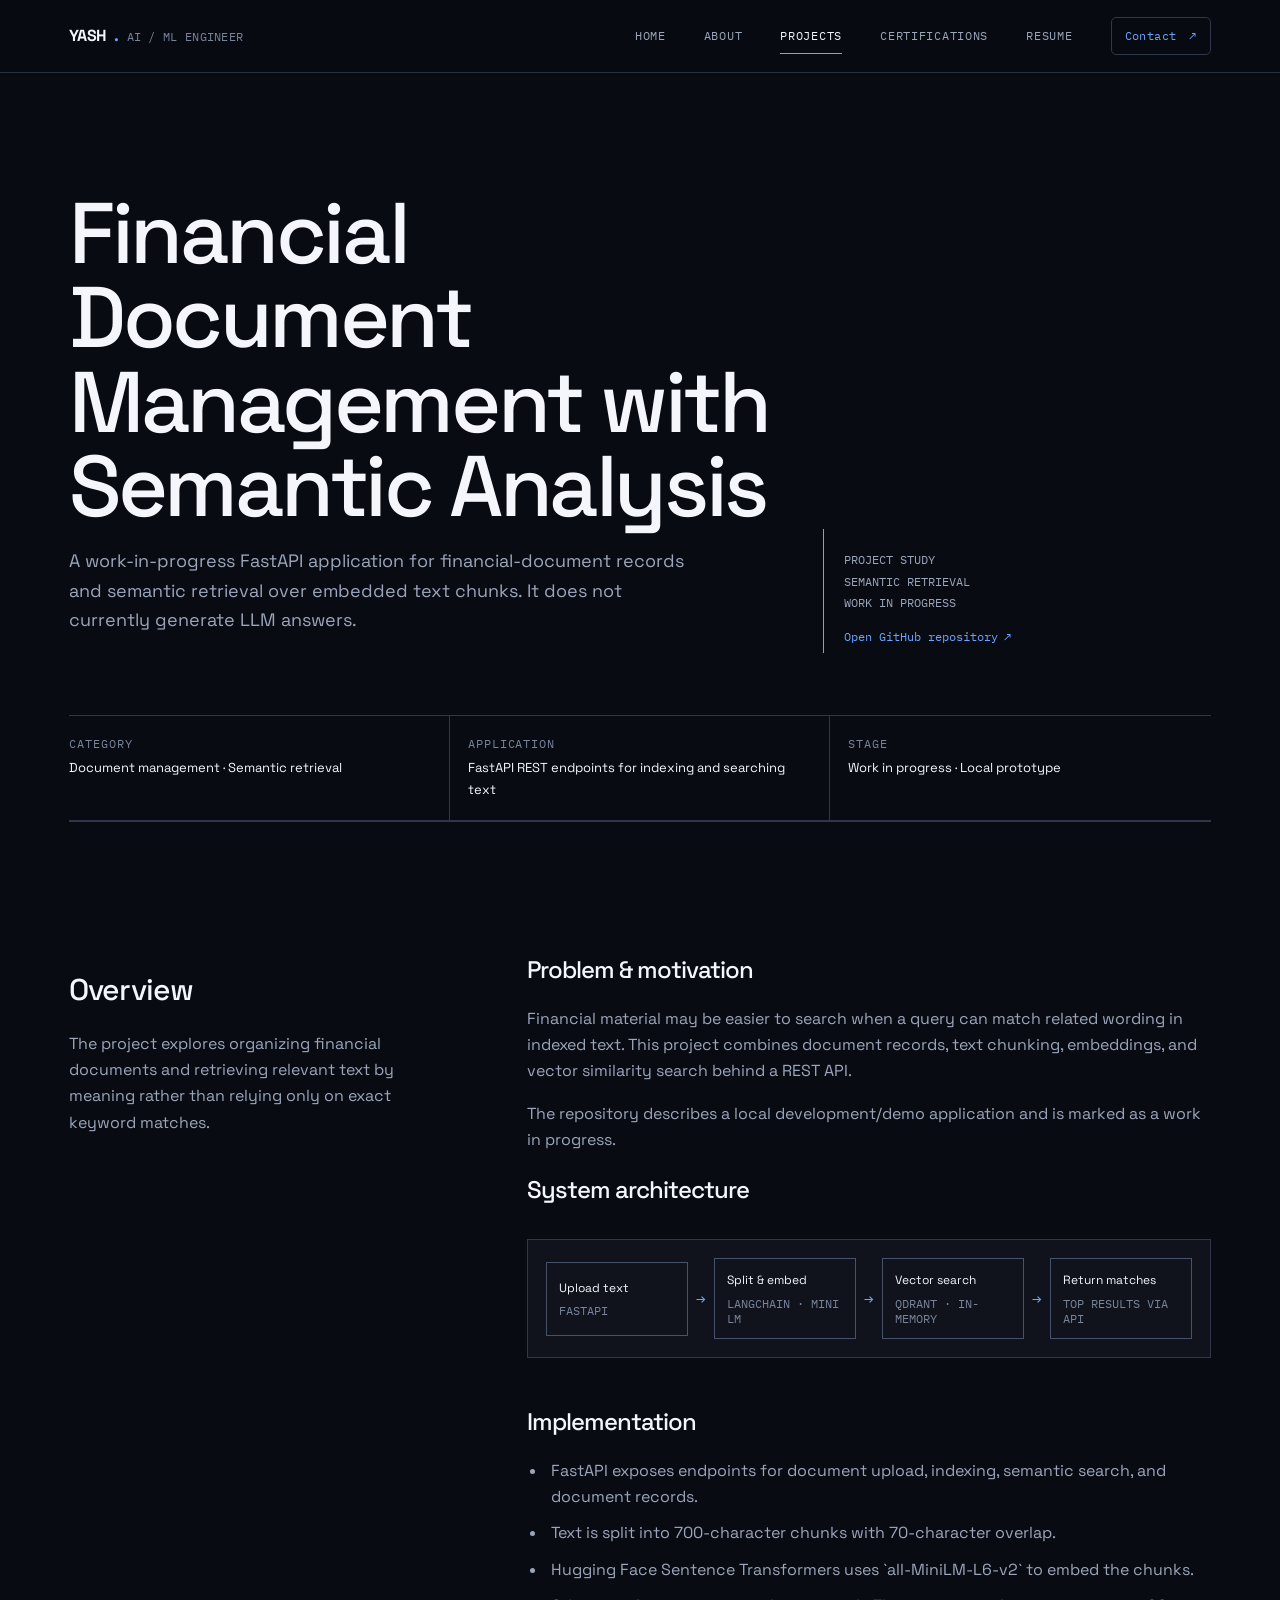
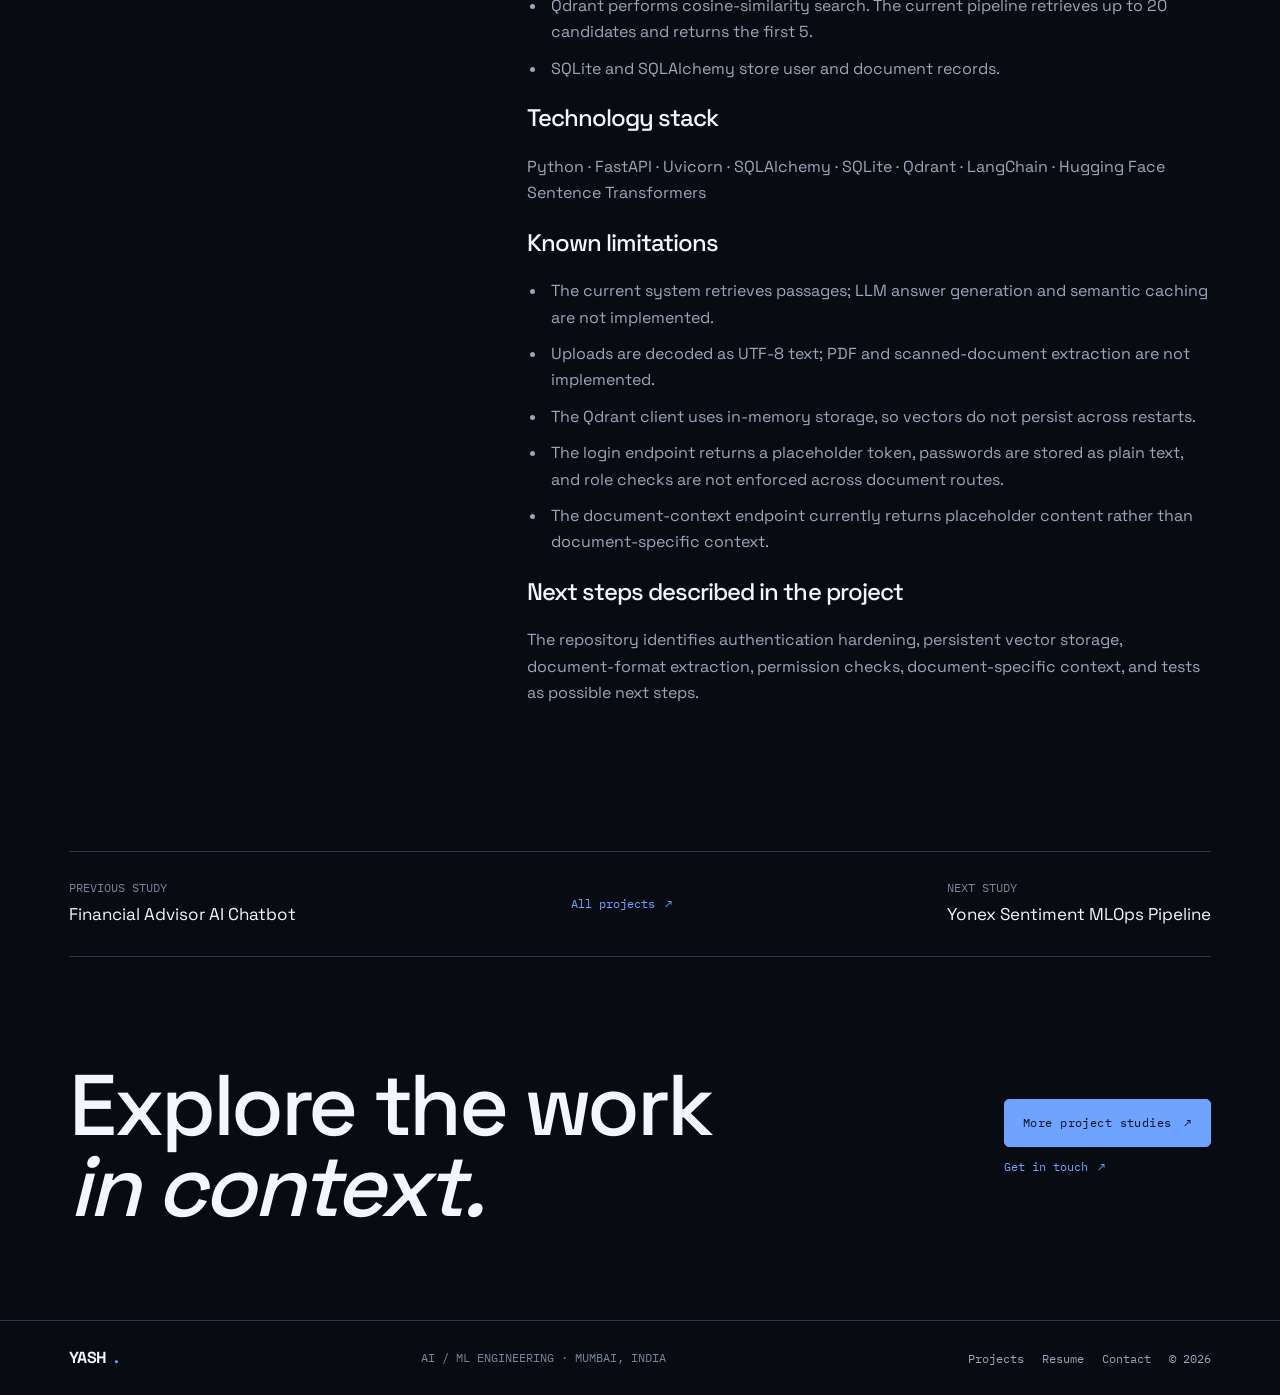
<file: projects/financial-document-management/index.html>
<!doctype html>
<html lang="en" data-type="service">
<head>
  <meta charset="utf-8">
  <meta name="viewport" content="width=device-width, initial-scale=1">
  <meta name="description" content="A FastAPI project for financial document management and semantic search using embeddings and Qdrant-based retrieval.">
  <meta name="theme-color" content="#090b12">
  <meta name="page-type" content="service">
  <meta name="site-kind" content="other">
  <title>Financial Document Management with Semantic Analysis — Yash Chaudhary</title>
  <link rel="icon" href="../../assets/img/favicon.png" type="image/png">
  <link rel="preconnect" href="https://fonts.googleapis.com">
  <link rel="preconnect" href="https://fonts.gstatic.com" crossorigin>
  <link href="https://fonts.googleapis.com/css2?family=IBM+Plex+Mono:wght@400;500&family=Space+Grotesk:wght@400;500;600;700&display=swap" rel="stylesheet">
  <link rel="stylesheet" href="../../assets/css/site.css">

  <link rel="canonical" href="https://yashyc27.github.io/yash-portfolio/projects/financial-document-management/">
  <meta property="og:type" content="website">
  <meta property="og:title" content="Financial Document Management with Semantic Analysis — Yash Chaudhary">
  <meta property="og:description" content="A FastAPI project for financial document management and semantic search using embeddings and Qdrant-based retrieval.">
  <meta property="og:url" content="https://yashyc27.github.io/yash-portfolio/projects/financial-document-management/">
  <meta property="og:image" content="https://yashyc27.github.io/yash-portfolio/assets/img/home-perfil.png">
  <meta property="og:image:alt" content="Portrait of Yash Chaudhary">
  <meta name="twitter:card" content="summary_large_image">
  <meta name="twitter:title" content="Financial Document Management with Semantic Analysis — Yash Chaudhary">
  <meta name="twitter:description" content="A FastAPI project for financial document management and semantic search using embeddings and Qdrant-based retrieval.">
  <meta name="twitter:image" content="https://yashyc27.github.io/yash-portfolio/assets/img/home-perfil.png">
</head>
<body id="top">
  <a class="skip-link" href="#main">Skip to content</a>
  <header class="site-header">
    <div class="wrap site-header__inner">
      <a class="wordmark" href="../../index.html" aria-label="Yash Chaudhary home">YASH<span class="wordmark__dot">.</span><span class="wordmark__role">AI / ML ENGINEER</span></a>
      <button class="nav-toggle" type="button" data-menu-button aria-expanded="false" aria-controls="site-navigation" aria-label="Open navigation menu">Menu</button>
      <nav class="site-nav" id="site-navigation" data-site-nav aria-label="Main navigation">
        <a class="nav__link" href="../../index.html">Home</a><a class="nav__link" href="../../about/index.html">About</a><a class="nav__link" href="../index.html" aria-current="page">Projects</a><a class="nav__link" href="../../certifications/index.html">Certifications</a><a class="nav__link" href="../../resume/index.html">Resume</a><a class="button site-nav__cta" href="../../contact/index.html">Contact <span aria-hidden="true">↗</span></a>
      </nav>
    </div>
  </header>

  <main id="main">
    <section class="case-hero wrap" aria-labelledby="case-title"><div><h1 id="case-title">Financial Document Management with Semantic Analysis</h1><p class="case-hero__summary">A work-in-progress FastAPI application for financial-document records and semantic retrieval over embedded text chunks. It does not currently generate LLM answers.</p></div><aside class="case-hero__aside"><p>PROJECT STUDY<br>SEMANTIC RETRIEVAL<br>WORK IN PROGRESS</p><a class="case-external-link" href="https://github.com/Yashyc27/Financial-Document-Management-with-Semantic-Analysis" target="_blank" rel="noopener noreferrer">Open GitHub repository <span aria-hidden="true">↗</span></a></aside></section>

    <div class="wrap case-meta" aria-label="Project details"><div class="case-meta__item"><div class="case-meta__label">Category</div><div class="case-meta__value">Document management · Semantic retrieval</div></div><div class="case-meta__item"><div class="case-meta__label">Application</div><div class="case-meta__value">FastAPI REST endpoints for indexing and searching text</div></div><div class="case-meta__item"><div class="case-meta__label">Stage</div><div class="case-meta__value">Work in progress · Local prototype</div></div></div>

    <section class="section wrap case-body"><div class="case-body__sticky"><h2>Overview</h2><p class="muted">The project explores organizing financial documents and retrieving relevant text by meaning rather than relying only on exact keyword matches.</p></div><div class="case-body__content"><h2>Problem &amp; motivation</h2><p>Financial material may be easier to search when a query can match related wording in indexed text. This project combines document records, text chunking, embeddings, and vector similarity search behind a REST API.</p><p>The repository describes a local development/demo application and is marked as a work in progress.</p>

      <h2>System architecture</h2>
      <div class="system-diagram" role="img" aria-label="Document text is uploaded to the FastAPI service, split and embedded with Hugging Face Sentence Transformers, indexed in in-memory Qdrant, and searched by similarity; metadata is stored in SQLite."><div class="system-diagram__node"><span>Upload text</span><small>FASTAPI</small></div><span class="system-diagram__arrow" aria-hidden="true">→</span><div class="system-diagram__node"><span>Split &amp; embed</span><small>LANGCHAIN · MINI LM</small></div><span class="system-diagram__arrow" aria-hidden="true">→</span><div class="system-diagram__node"><span>Vector search</span><small>QDRANT · IN-MEMORY</small></div><span class="system-diagram__arrow" aria-hidden="true">→</span><div class="system-diagram__node"><span>Return matches</span><small>TOP RESULTS VIA API</small></div></div>

      <h2>Implementation</h2><ul><li>FastAPI exposes endpoints for document upload, indexing, semantic search, and document records.</li><li>Text is split into 700-character chunks with 70-character overlap.</li><li>Hugging Face Sentence Transformers uses `all-MiniLM-L6-v2` to embed the chunks.</li><li>Qdrant performs cosine-similarity search. The current pipeline retrieves up to 20 candidates and returns the first 5.</li><li>SQLite and SQLAlchemy store user and document records.</li></ul>

      <h2>Technology stack</h2><p>Python · FastAPI · Uvicorn · SQLAlchemy · SQLite · Qdrant · LangChain · Hugging Face Sentence Transformers</p>

      <h2>Known limitations</h2><ul><li>The current system retrieves passages; LLM answer generation and semantic caching are not implemented.</li><li>Uploads are decoded as UTF-8 text; PDF and scanned-document extraction are not implemented.</li><li>The Qdrant client uses in-memory storage, so vectors do not persist across restarts.</li><li>The login endpoint returns a placeholder token, passwords are stored as plain text, and role checks are not enforced across document routes.</li><li>The document-context endpoint currently returns placeholder content rather than document-specific context.</li></ul>

      <h2>Next steps described in the project</h2><p>The repository identifies authentication hardening, persistent vector storage, document-format extraction, permission checks, document-specific context, and tests as possible next steps.</p>
    </div></section>

    <section class="wrap case-next"><a href="../financial-advisor/index.html"><span class="case-next__label">Previous study</span><span class="case-next__title">Financial Advisor AI Chatbot</span></a><a class="text-link" href="../index.html">All projects <span aria-hidden="true">↗</span></a><a href="../yonex-mlops/index.html"><span class="case-next__label">Next study</span><span class="case-next__title">Yonex Sentiment MLOps Pipeline</span></a></section>
    <section class="wrap"><div class="contact-band"><div><h2>Explore the work<br><em>in context.</em></h2></div><div class="contact-band__actions"><a class="button button--primary" href="../index.html">More project studies <span aria-hidden="true">↗</span></a><a class="text-link" href="../../contact/index.html">Get in touch <span aria-hidden="true">↗</span></a></div></div></section>
  </main>

  <footer class="site-footer"><div class="wrap site-footer__inner"><a class="wordmark" href="../../index.html" aria-label="Yash Chaudhary home">YASH<span class="wordmark__dot">.</span></a><span class="site-footer__note">AI / ML ENGINEERING · MUMBAI, INDIA</span><nav class="site-footer__links" aria-label="Footer navigation"><a href="../index.html">Projects</a><a href="../../resume/index.html">Resume</a><a href="../../contact/index.html">Contact</a><span>© <span data-year>2026</span></span></nav></div></footer>
  <script src="../../assets/js/site.js" defer></script>
</body>
</html>
</file>
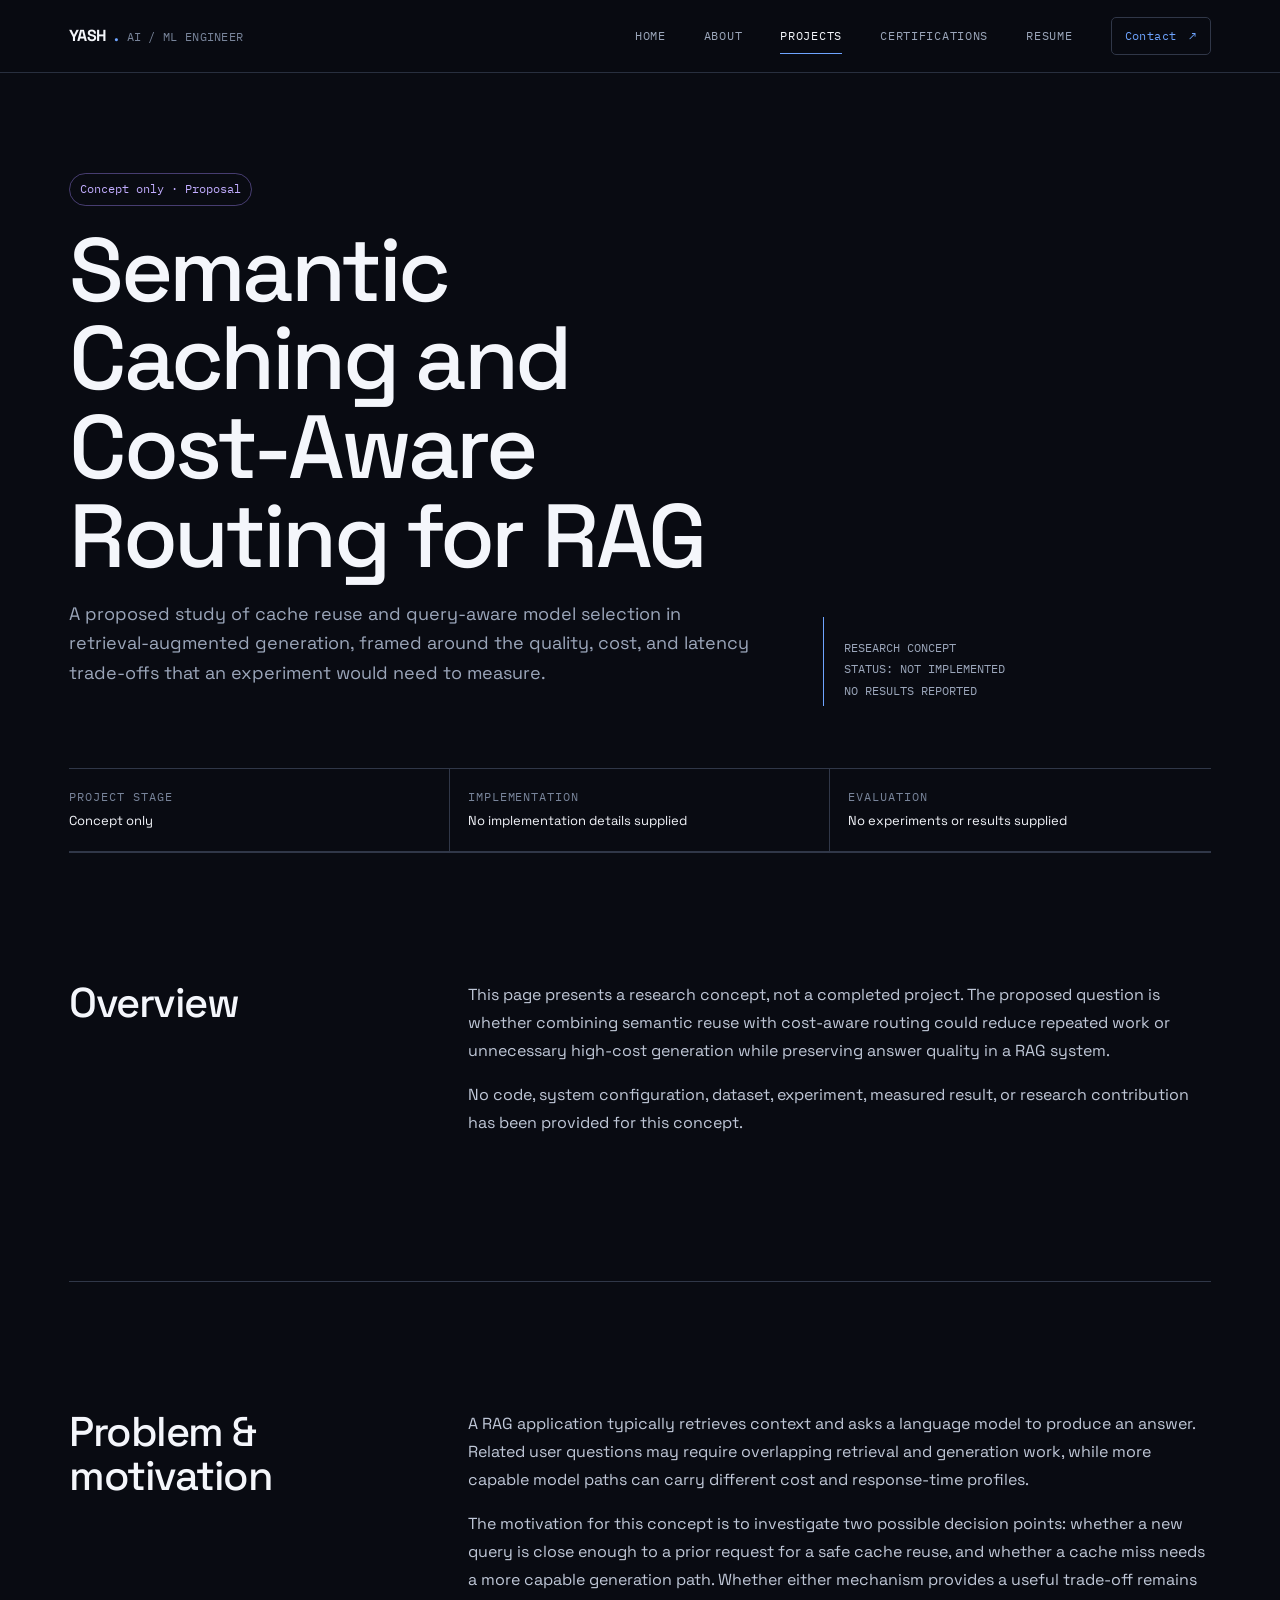
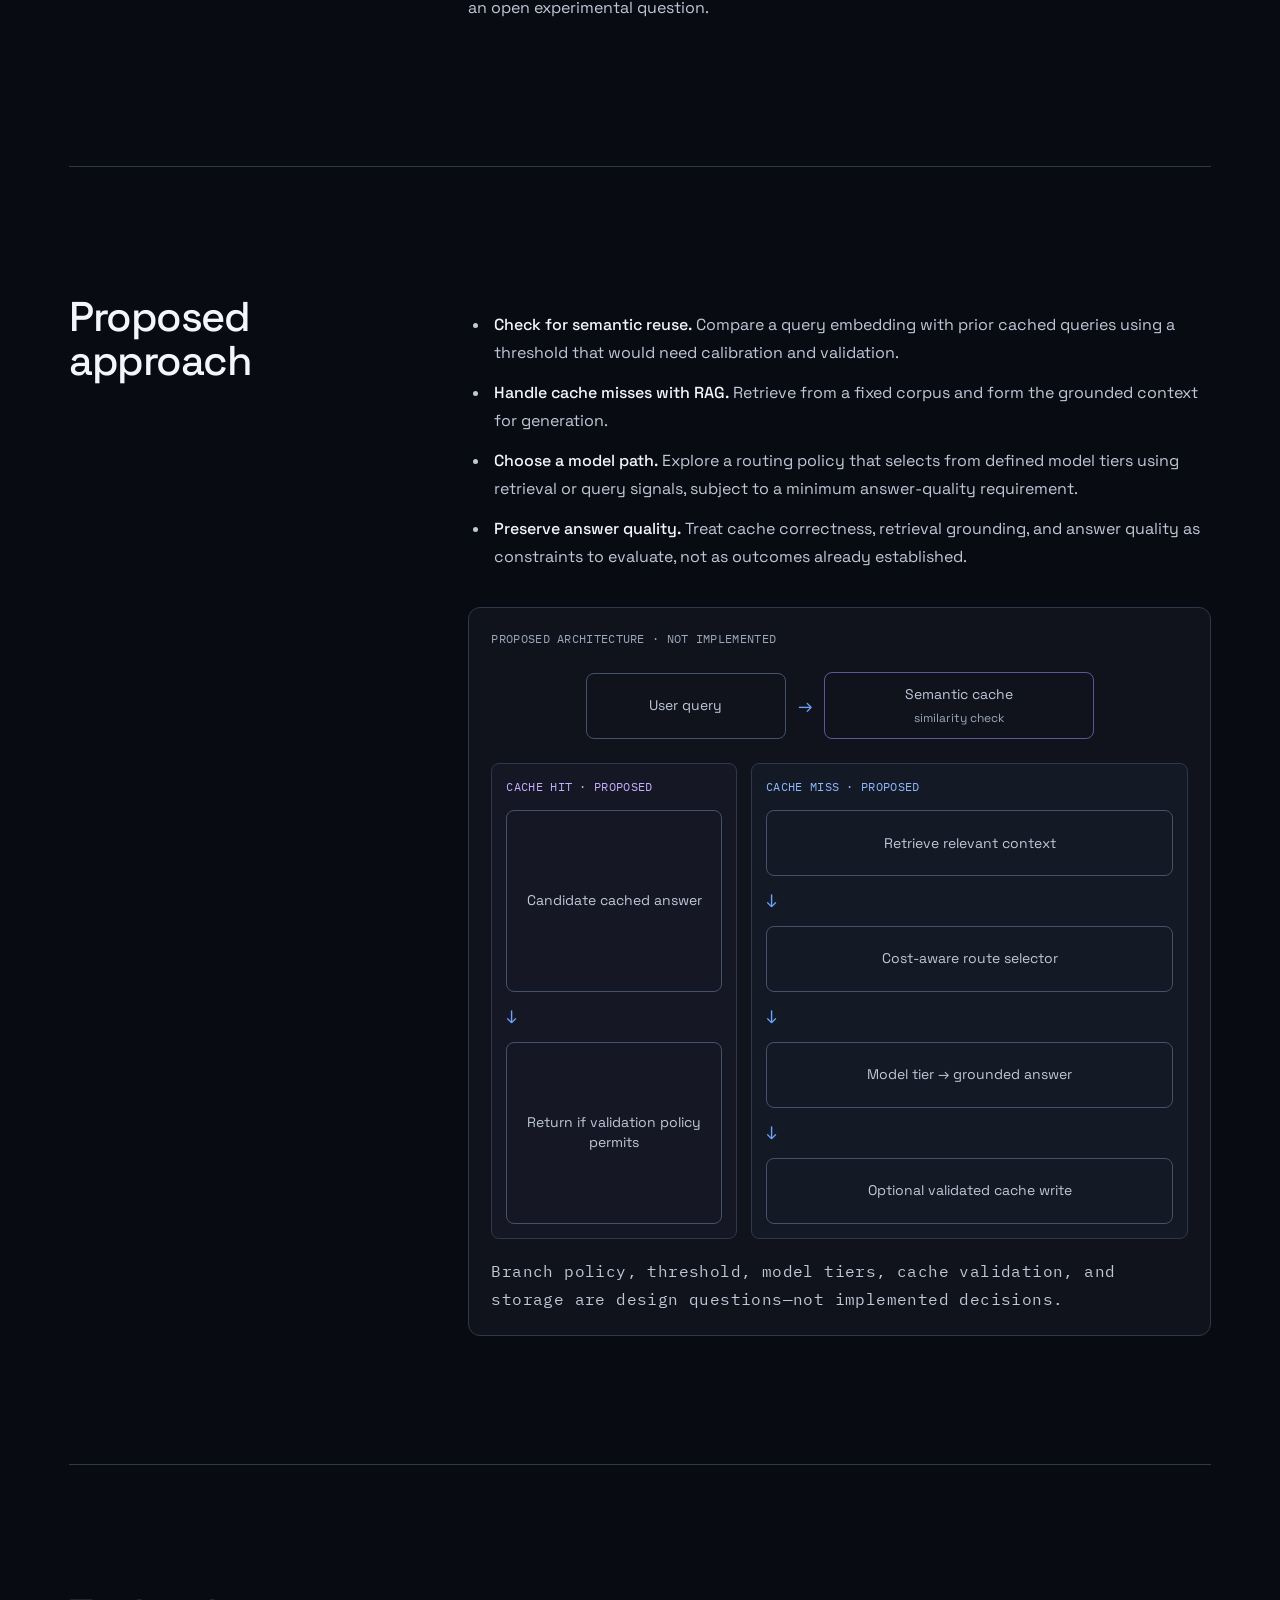
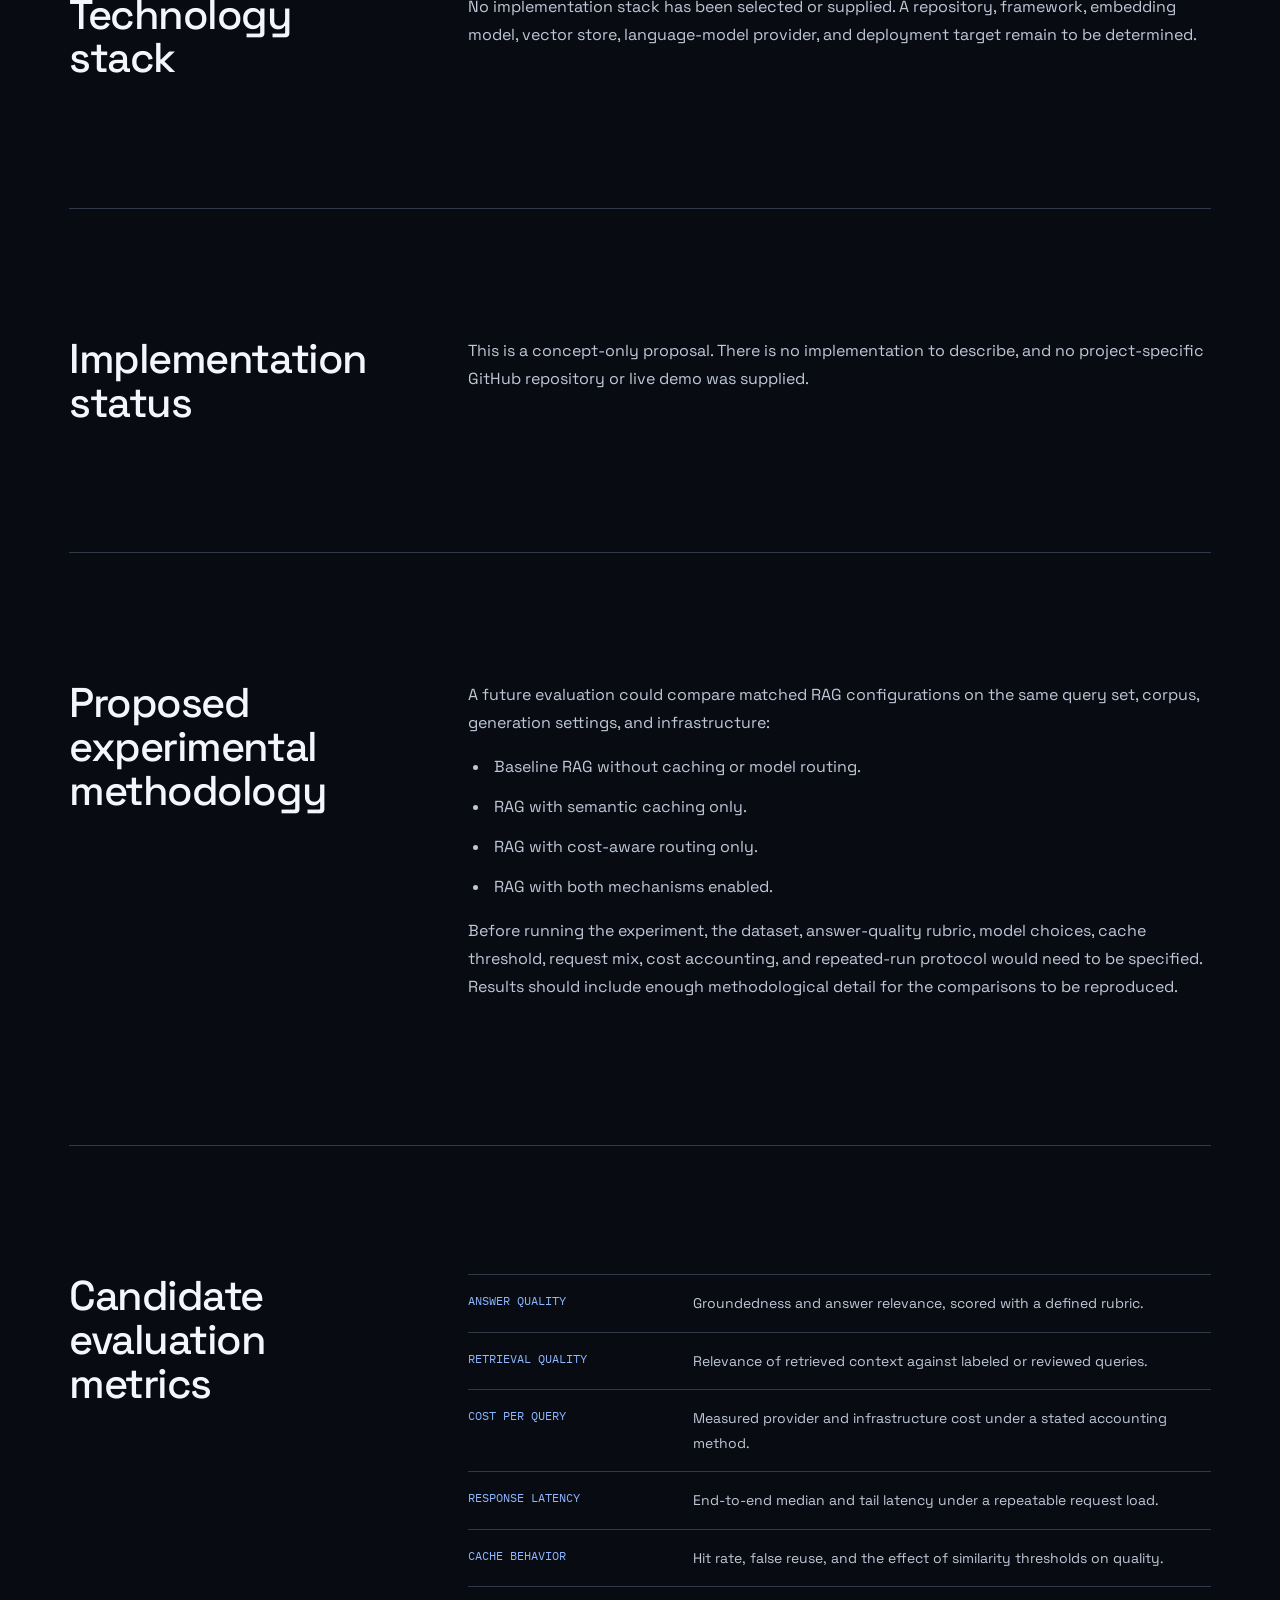
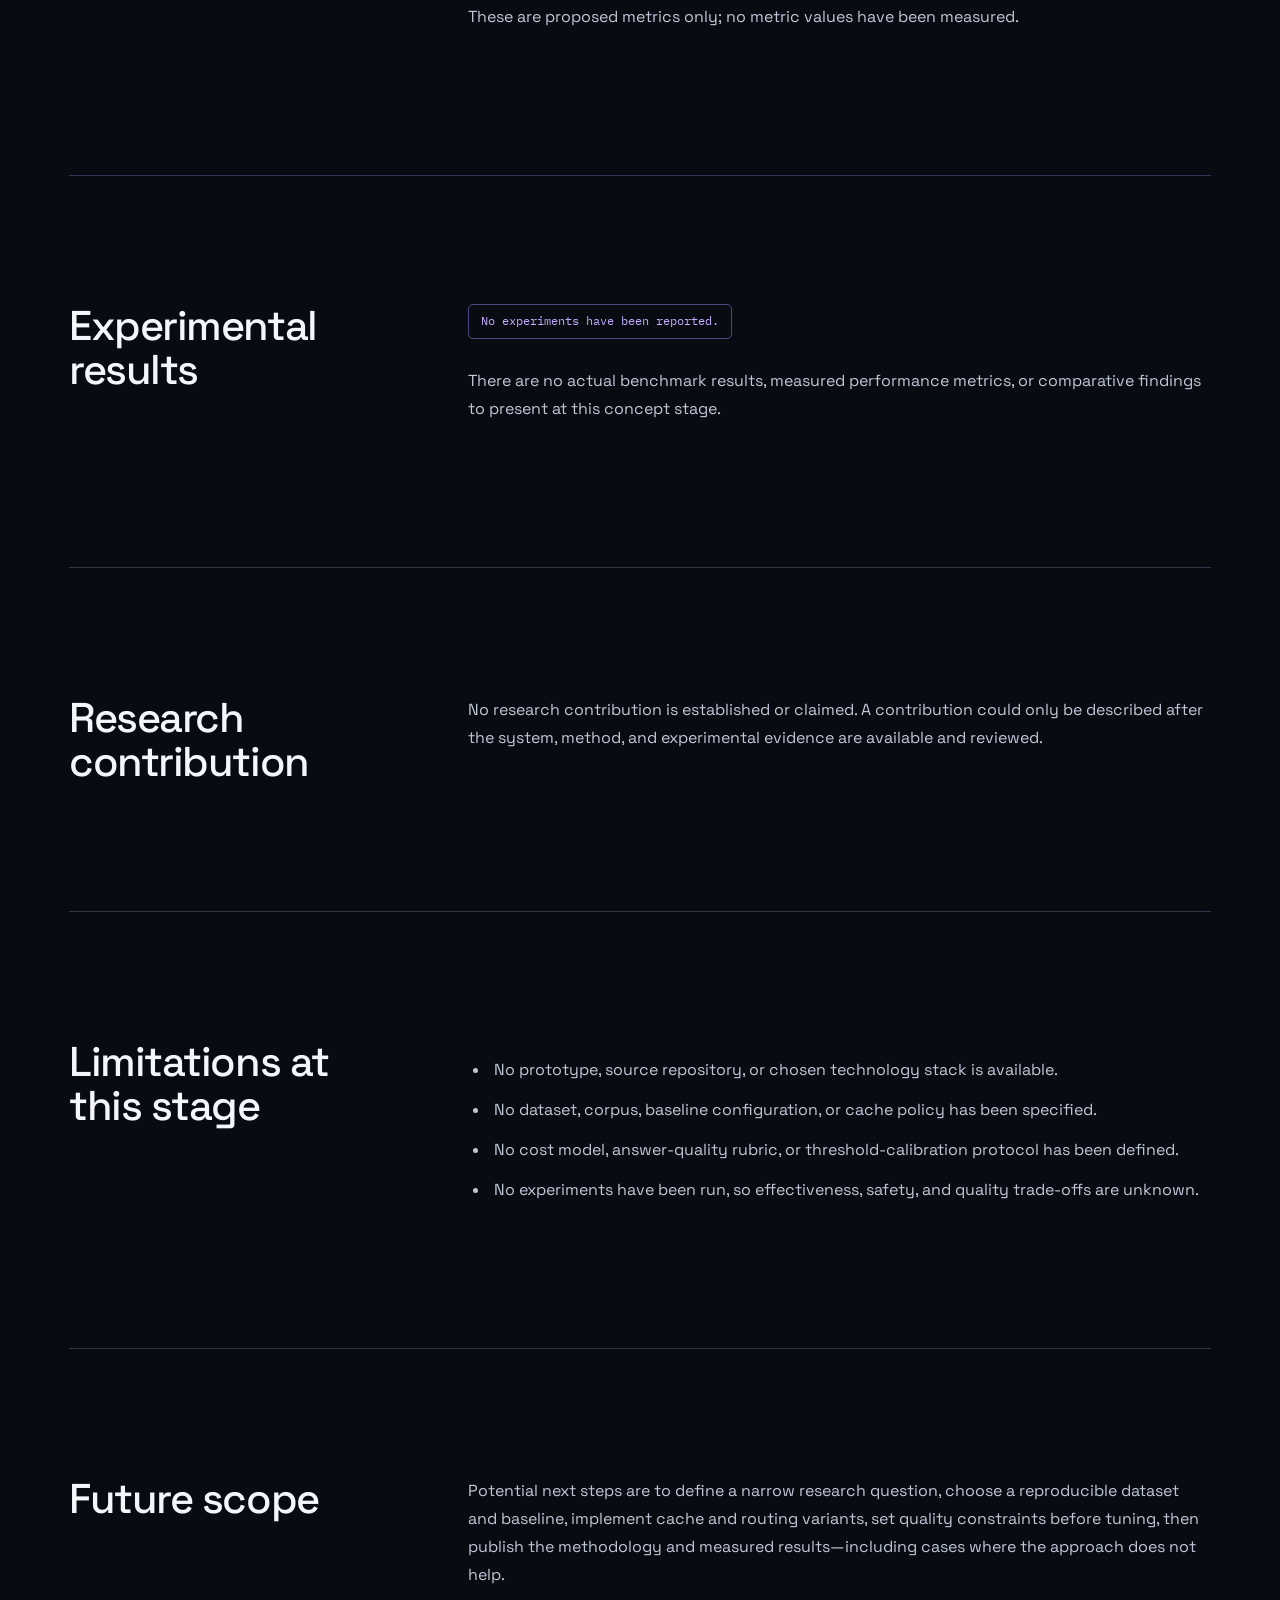
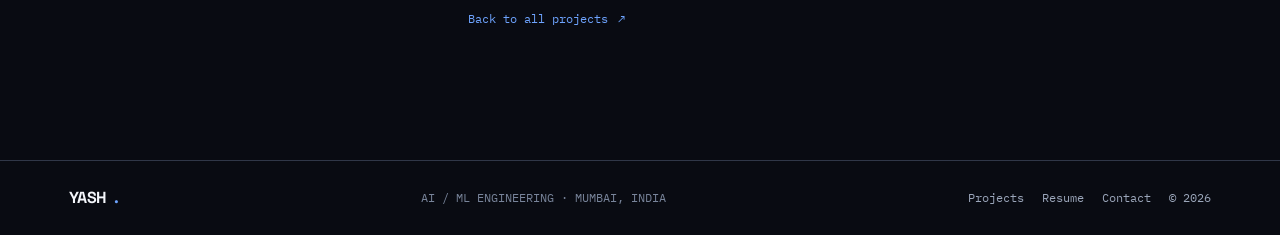
<file: projects/semantic-caching-rag/index.html>
<!doctype html>
<html lang="en" data-type="service">
<head>
  <meta charset="utf-8">
  <meta name="viewport" content="width=device-width, initial-scale=1">
  <meta name="description" content="A concept-stage research proposal on semantic caching and cost-aware model routing for retrieval-augmented generation.">
  <meta name="theme-color" content="#090b12">
  <meta name="page-type" content="service">
  <meta name="site-kind" content="other">
  <title>Semantic Caching and Cost-Aware Routing for RAG — Research Proposal</title>
  <link rel="icon" href="../../assets/img/favicon.png" type="image/png">
  <link rel="preconnect" href="https://fonts.googleapis.com">
  <link rel="preconnect" href="https://fonts.gstatic.com" crossorigin>
  <link href="https://fonts.googleapis.com/css2?family=IBM+Plex+Mono:wght@400;500&family=Space+Grotesk:wght@400;500;600;700&display=swap" rel="stylesheet">
  <link rel="stylesheet" href="../../assets/css/site.css">

  <link rel="canonical" href="https://yashyc27.github.io/yash-portfolio/projects/semantic-caching-rag/">
  <meta property="og:type" content="website">
  <meta property="og:title" content="Semantic Caching and Cost-Aware Routing for RAG — Research Proposal">
  <meta property="og:description" content="A concept-stage research proposal on semantic caching and cost-aware model routing for retrieval-augmented generation.">
  <meta property="og:url" content="https://yashyc27.github.io/yash-portfolio/projects/semantic-caching-rag/">
  <meta property="og:image" content="https://yashyc27.github.io/yash-portfolio/assets/img/home-perfil.png">
  <meta property="og:image:alt" content="Portrait of Yash Chaudhary">
  <meta name="twitter:card" content="summary_large_image">
  <meta name="twitter:title" content="Semantic Caching and Cost-Aware Routing for RAG — Research Proposal">
  <meta name="twitter:description" content="A concept-stage research proposal on semantic caching and cost-aware model routing for retrieval-augmented generation.">
  <meta name="twitter:image" content="https://yashyc27.github.io/yash-portfolio/assets/img/home-perfil.png">
</head>
<body id="top">
  <a class="skip-link" href="#main">Skip to content</a>
  <header class="site-header">
    <div class="wrap site-header__inner">
      <a class="wordmark" href="../../index.html" aria-label="Yash Chaudhary home">YASH<span class="wordmark__dot">.</span><span class="wordmark__role">AI / ML ENGINEER</span></a>
      <button class="nav-toggle" type="button" data-menu-button aria-expanded="false" aria-controls="site-navigation" aria-label="Open navigation menu">Menu</button>
      <nav class="site-nav" id="site-navigation" data-site-nav aria-label="Main navigation">
        <a class="nav__link" href="../../index.html">Home</a><a class="nav__link" href="../../about/index.html">About</a><a class="nav__link" href="../index.html" aria-current="page">Projects</a><a class="nav__link" href="../../certifications/index.html">Certifications</a><a class="nav__link" href="../../resume/index.html">Resume</a><a class="button site-nav__cta" href="../../contact/index.html">Contact <span aria-hidden="true">↗</span></a>
      </nav>
    </div>
  </header>

  <main id="main" class="research-case">
    <section class="case-hero wrap" aria-labelledby="research-title">
      <div class="research-case__hero-copy hero-enter"><span class="status-tag">Concept only · Proposal</span><h1 id="research-title">Semantic Caching and Cost-Aware Routing for RAG</h1><p class="case-hero__summary">A proposed study of cache reuse and query-aware model selection in retrieval-augmented generation, framed around the quality, cost, and latency trade-offs that an experiment would need to measure.</p></div>
      <aside class="case-hero__aside"><p>RESEARCH CONCEPT<br>STATUS: NOT IMPLEMENTED<br>NO RESULTS REPORTED</p></aside>
    </section>

    <section class="wrap case-meta" aria-label="Concept status"><div class="case-meta__item"><div class="case-meta__label">Project stage</div><div class="case-meta__value">Concept only</div></div><div class="case-meta__item"><div class="case-meta__label">Implementation</div><div class="case-meta__value">No implementation details supplied</div></div><div class="case-meta__item"><div class="case-meta__label">Evaluation</div><div class="case-meta__value">No experiments or results supplied</div></div></section>

    <section class="section wrap research-case__section" aria-labelledby="overview-title">
      <div class="research-case__heading"><h2 id="overview-title">Overview</h2></div>
      <div class="research-case__content"><p>This page presents a research concept, not a completed project. The proposed question is whether combining semantic reuse with cost-aware routing could reduce repeated work or unnecessary high-cost generation while preserving answer quality in a RAG system.</p><p>No code, system configuration, dataset, experiment, measured result, or research contribution has been provided for this concept.</p></div>
    </section>

    <section class="section wrap research-case__section" aria-labelledby="problem-title">
      <div class="research-case__heading"><h2 id="problem-title">Problem &amp; motivation</h2></div>
      <div class="research-case__content"><p>A RAG application typically retrieves context and asks a language model to produce an answer. Related user questions may require overlapping retrieval and generation work, while more capable model paths can carry different cost and response-time profiles.</p><p>The motivation for this concept is to investigate two possible decision points: whether a new query is close enough to a prior request for a safe cache reuse, and whether a cache miss needs a more capable generation path. Whether either mechanism provides a useful trade-off remains an open experimental question.</p></div>
    </section>

    <section class="section wrap research-case__section" aria-labelledby="approach-title">
      <div class="research-case__heading"><h2 id="approach-title">Proposed approach</h2></div>
      <div class="research-case__content"><ul class="research-case__list"><li><strong>Check for semantic reuse.</strong> Compare a query embedding with prior cached queries using a threshold that would need calibration and validation.</li><li><strong>Handle cache misses with RAG.</strong> Retrieve from a fixed corpus and form the grounded context for generation.</li><li><strong>Choose a model path.</strong> Explore a routing policy that selects from defined model tiers using retrieval or query signals, subject to a minimum answer-quality requirement.</li><li><strong>Preserve answer quality.</strong> Treat cache correctness, retrieval grounding, and answer quality as constraints to evaluate, not as outcomes already established.</li></ul>
        <div class="research-architecture" role="img" aria-label="Proposed architecture, not implemented: query enters a semantic cache; a cache hit can return a reusable answer; a cache miss retrieves context, selects a model route, generates a grounded answer, and may store a validated response.">
          <div class="research-architecture__title">PROPOSED ARCHITECTURE · NOT IMPLEMENTED</div>
          <div class="research-architecture__row"><div class="research-node research-node--query">User query</div><span class="research-arrow" aria-hidden="true">→</span><div class="research-node research-node--cache">Semantic cache<br><small>similarity check</small></div></div>
          <div class="research-architecture__branches"><div class="research-branch research-branch--hit"><span class="research-branch__label">CACHE HIT · PROPOSED</span><div class="research-node">Candidate cached answer</div><span class="research-arrow" aria-hidden="true">↓</span><div class="research-node">Return if validation policy permits</div></div><div class="research-branch research-branch--miss"><span class="research-branch__label">CACHE MISS · PROPOSED</span><div class="research-node">Retrieve relevant context</div><span class="research-arrow" aria-hidden="true">↓</span><div class="research-node">Cost-aware route selector</div><span class="research-arrow" aria-hidden="true">↓</span><div class="research-node">Model tier → grounded answer</div><span class="research-arrow" aria-hidden="true">↓</span><div class="research-node">Optional validated cache write</div></div></div>
          <p class="research-architecture__note">Branch policy, threshold, model tiers, cache validation, and storage are design questions—not implemented decisions.</p>
        </div>
      </div>
    </section>

    <section class="section wrap research-case__section" aria-labelledby="stack-title">
      <div class="research-case__heading"><h2 id="stack-title">Technology stack</h2></div>
      <div class="research-case__content"><p>No implementation stack has been selected or supplied. A repository, framework, embedding model, vector store, language-model provider, and deployment target remain to be determined.</p></div>
    </section>

    <section class="section wrap research-case__section" aria-labelledby="implementation-title">
      <div class="research-case__heading"><h2 id="implementation-title">Implementation status</h2></div>
      <div class="research-case__content"><p>This is a concept-only proposal. There is no implementation to describe, and no project-specific GitHub repository or live demo was supplied.</p></div>
    </section>

    <section class="section wrap research-case__section" aria-labelledby="method-title">
      <div class="research-case__heading"><h2 id="method-title">Proposed experimental methodology</h2></div>
      <div class="research-case__content"><p>A future evaluation could compare matched RAG configurations on the same query set, corpus, generation settings, and infrastructure:</p><ul class="research-case__list"><li>Baseline RAG without caching or model routing.</li><li>RAG with semantic caching only.</li><li>RAG with cost-aware routing only.</li><li>RAG with both mechanisms enabled.</li></ul><p>Before running the experiment, the dataset, answer-quality rubric, model choices, cache threshold, request mix, cost accounting, and repeated-run protocol would need to be specified. Results should include enough methodological detail for the comparisons to be reproduced.</p></div>
    </section>

    <section class="section wrap research-case__section" aria-labelledby="metrics-title">
      <div class="research-case__heading"><h2 id="metrics-title">Candidate evaluation metrics</h2></div>
      <div class="research-case__content"><ul class="research-metrics"><li><strong>Answer quality</strong><span>Groundedness and answer relevance, scored with a defined rubric.</span></li><li><strong>Retrieval quality</strong><span>Relevance of retrieved context against labeled or reviewed queries.</span></li><li><strong>Cost per query</strong><span>Measured provider and infrastructure cost under a stated accounting method.</span></li><li><strong>Response latency</strong><span>End-to-end median and tail latency under a repeatable request load.</span></li><li><strong>Cache behavior</strong><span>Hit rate, false reuse, and the effect of similarity thresholds on quality.</span></li></ul><p>These are proposed metrics only; no metric values have been measured.</p></div>
    </section>

    <section class="section wrap research-case__section research-results" aria-labelledby="results-title">
      <div class="research-case__heading"><h2 id="results-title">Experimental results</h2></div>
      <div class="research-case__content"><p class="research-results__empty">No experiments have been reported.</p><p>There are no actual benchmark results, measured performance metrics, or comparative findings to present at this concept stage.</p></div>
    </section>

    <section class="section wrap research-case__section" aria-labelledby="contribution-title">
      <div class="research-case__heading"><h2 id="contribution-title">Research contribution</h2></div>
      <div class="research-case__content"><p>No research contribution is established or claimed. A contribution could only be described after the system, method, and experimental evidence are available and reviewed.</p></div>
    </section>

    <section class="section wrap research-case__section" aria-labelledby="limits-title">
      <div class="research-case__heading"><h2 id="limits-title">Limitations at this stage</h2></div>
      <div class="research-case__content"><ul class="research-case__list"><li>No prototype, source repository, or chosen technology stack is available.</li><li>No dataset, corpus, baseline configuration, or cache policy has been specified.</li><li>No cost model, answer-quality rubric, or threshold-calibration protocol has been defined.</li><li>No experiments have been run, so effectiveness, safety, and quality trade-offs are unknown.</li></ul></div>
    </section>

    <section class="section wrap research-case__section" aria-labelledby="future-title">
      <div class="research-case__heading"><h2 id="future-title">Future scope</h2></div>
      <div class="research-case__content"><p>Potential next steps are to define a narrow research question, choose a reproducible dataset and baseline, implement cache and routing variants, set quality constraints before tuning, then publish the methodology and measured results—including cases where the approach does not help.</p><a class="text-link" href="../index.html">Back to all projects <span aria-hidden="true">↗</span></a></div>
    </section>
  </main>

  <footer class="site-footer"><div class="wrap site-footer__inner"><a class="wordmark" href="../../index.html" aria-label="Yash Chaudhary home">YASH<span class="wordmark__dot">.</span></a><span class="site-footer__note">AI / ML ENGINEERING · MUMBAI, INDIA</span><nav class="site-footer__links" aria-label="Footer navigation"><a href="../index.html">Projects</a><a href="../../resume/index.html">Resume</a><a href="../../contact/index.html">Contact</a><span>© <span data-year>2026</span></span></nav></div></footer>
  <script src="../../assets/js/site.js" defer></script>
</body>
</html>
</file>
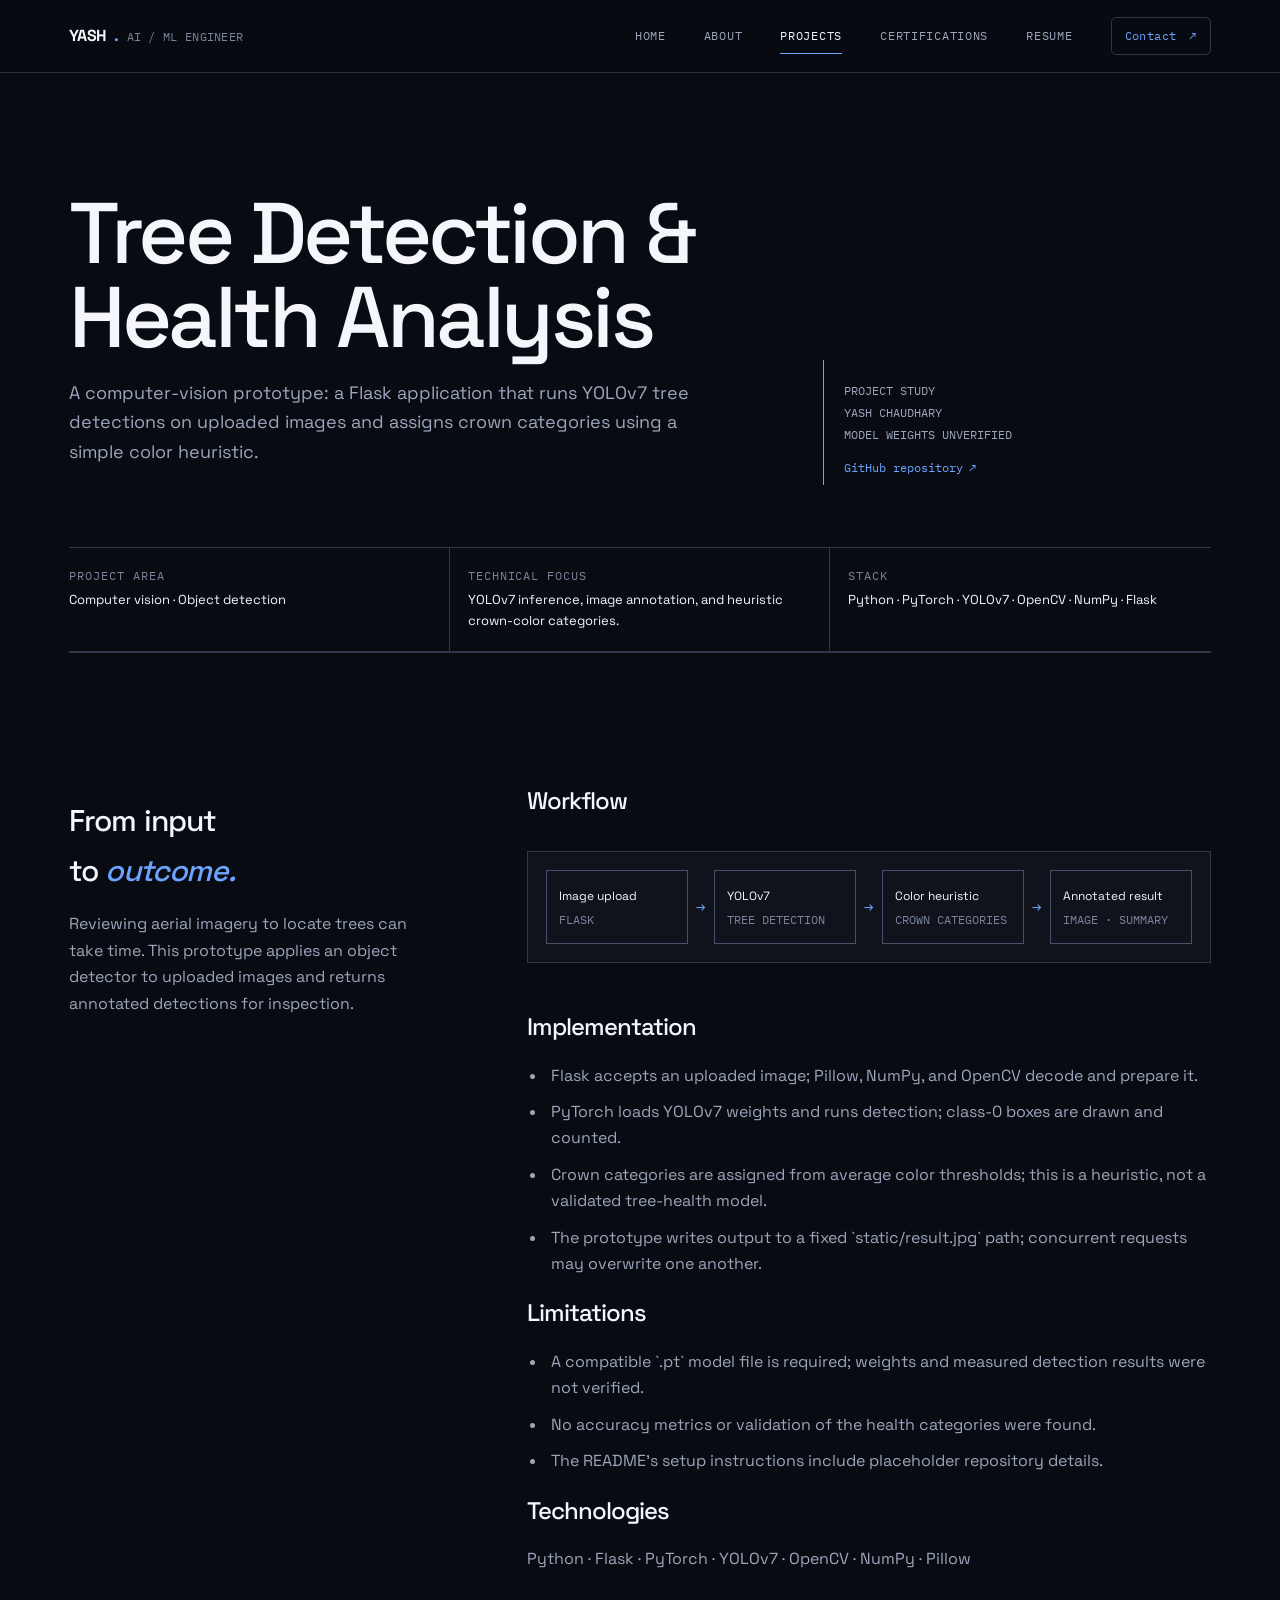
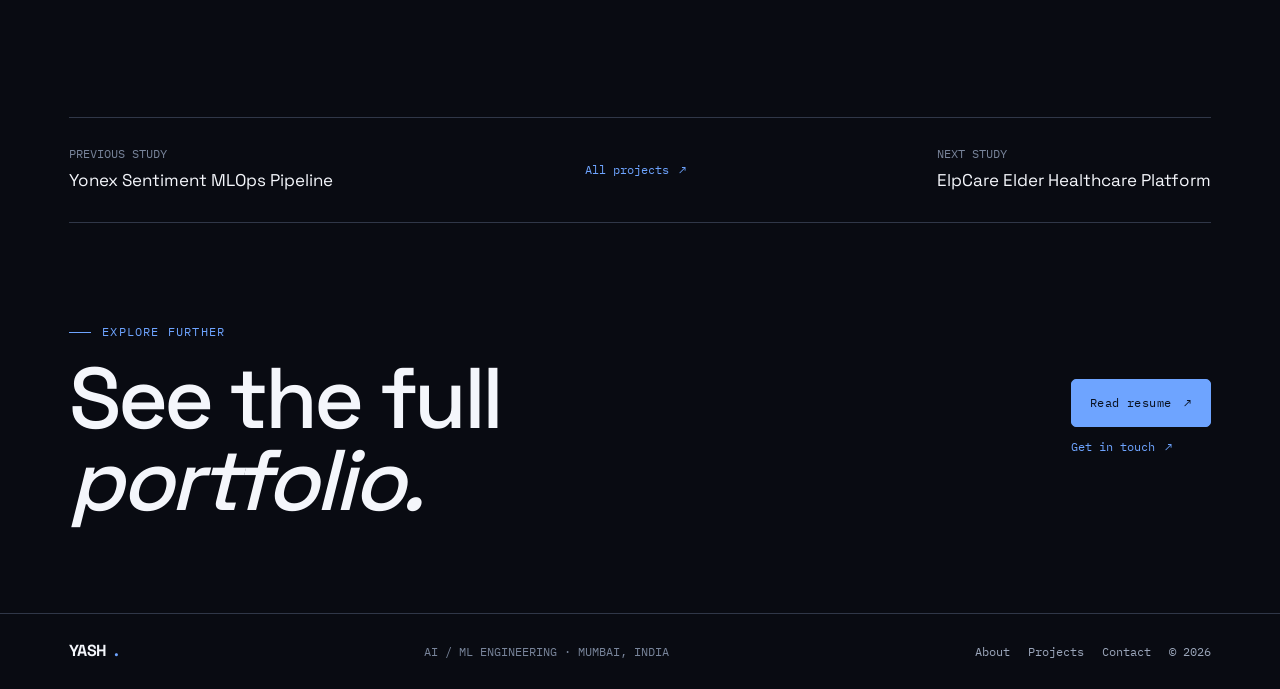
<file: projects/tree-detection/index.html>
<!doctype html>
<html lang="en" data-type="service"><head><meta charset="utf-8"><meta name="viewport" content="width=device-width, initial-scale=1"><meta name="description" content="A Flask prototype that runs YOLOv7 tree detections on uploaded images and applies a simple color heuristic to crown categories."><meta name="theme-color" content="#090b12"><meta name="page-type" content="service"><meta name="site-kind" content="other"><title>Tree Detection &amp; Health Analysis — Yash Chaudhary</title><link rel="icon" href="../../assets/img/favicon.png"><link rel="preconnect" href="https://fonts.googleapis.com"><link rel="preconnect" href="https://fonts.gstatic.com" crossorigin><link href="https://fonts.googleapis.com/css2?family=IBM+Plex+Mono:wght@400;500&family=Space+Grotesk:wght@400;500;600;700&display=swap" rel="stylesheet"><link rel="stylesheet" href="../../assets/css/site.css">
  <link rel="canonical" href="https://yashyc27.github.io/yash-portfolio/projects/tree-detection/">
  <meta property="og:type" content="website">
  <meta property="og:title" content="Tree Detection &amp; Health Analysis — Yash Chaudhary">
  <meta property="og:description" content="A Flask prototype that runs YOLOv7 tree detections on uploaded images and applies a simple color heuristic to crown categories.">
  <meta property="og:url" content="https://yashyc27.github.io/yash-portfolio/projects/tree-detection/">
  <meta property="og:image" content="https://yashyc27.github.io/yash-portfolio/assets/img/home-perfil.png">
  <meta property="og:image:alt" content="Portrait of Yash Chaudhary">
  <meta name="twitter:card" content="summary_large_image">
  <meta name="twitter:title" content="Tree Detection &amp; Health Analysis — Yash Chaudhary">
  <meta name="twitter:description" content="A Flask prototype that runs YOLOv7 tree detections on uploaded images and applies a simple color heuristic to crown categories.">
  <meta name="twitter:image" content="https://yashyc27.github.io/yash-portfolio/assets/img/home-perfil.png">
</head>
<body><a class="skip-link" href="#main">Skip to content</a><header class="site-header"><div class="wrap site-header__inner"><a class="wordmark" href="../../index.html" aria-label="Yash Chaudhary home">YASH<span class="wordmark__dot">.</span><span class="wordmark__role">AI / ML ENGINEER</span></a><button class="nav-toggle" type="button" data-menu-button aria-expanded="false" aria-controls="site-navigation" aria-label="Open navigation menu">Menu</button><nav class="site-nav" id="site-navigation" data-site-nav aria-label="Main navigation"><a class="nav__link" href="../../index.html">Home</a><a class="nav__link" href="../../about/index.html">About</a><a class="nav__link" href="../index.html" aria-current="page">Projects</a><a class="nav__link" href="../../certifications/index.html">Certifications</a><a class="nav__link" href="../../resume/index.html">Resume</a><a class="button site-nav__cta" href="../../contact/index.html">Contact <span aria-hidden="true">↗</span></a></nav></div></header>
<main id="main"><section class="wrap case-hero"><div><h1>Tree Detection &amp; Health Analysis</h1><p class="case-hero__summary">A computer-vision prototype: a Flask application that runs YOLOv7 tree detections on uploaded images and assigns crown categories using a simple color heuristic.</p></div><aside class="case-hero__aside"><p>PROJECT STUDY<br>YASH CHAUDHARY<br>MODEL WEIGHTS UNVERIFIED</p><a class="case-external-link" href="https://github.com/Yashyc27/Tree-Detection-and-Health-Analysis-Using-YOLOv7" target="_blank" rel="noopener noreferrer">GitHub repository <span aria-hidden="true">↗</span></a></aside></section>
<div class="wrap case-meta"><div class="case-meta__item"><div class="case-meta__label">Project area</div><div class="case-meta__value">Computer vision · Object detection</div></div><div class="case-meta__item"><div class="case-meta__label">Technical focus</div><div class="case-meta__value">YOLOv7 inference, image annotation, and heuristic crown-color categories.</div></div><div class="case-meta__item"><div class="case-meta__label">Stack</div><div class="case-meta__value">Python · PyTorch · YOLOv7 · OpenCV · NumPy · Flask</div></div></div>
<section class="section wrap case-body"><div class="case-body__sticky"><h2>From input<br>to <em class="accent">outcome.</em></h2><p class="muted">Reviewing aerial imagery to locate trees can take time. This prototype applies an object detector to uploaded images and returns annotated detections for inspection.</p></div><div class="case-body__content"><h2>Workflow</h2><div class="system-diagram" role="img" aria-label="Image upload flows through Flask and image preprocessing, YOLOv7 detects trees, color thresholds assign heuristic categories, and the app returns annotated output"><div class="system-diagram__node"><span>Image upload</span><small>FLASK</small></div><span class="system-diagram__arrow" aria-hidden="true">→</span><div class="system-diagram__node"><span>YOLOv7</span><small>TREE DETECTION</small></div><span class="system-diagram__arrow" aria-hidden="true">→</span><div class="system-diagram__node"><span>Color heuristic</span><small>CROWN CATEGORIES</small></div><span class="system-diagram__arrow" aria-hidden="true">→</span><div class="system-diagram__node"><span>Annotated result</span><small>IMAGE · SUMMARY</small></div></div><h2>Implementation</h2><ul><li>Flask accepts an uploaded image; Pillow, NumPy, and OpenCV decode and prepare it.</li><li>PyTorch loads YOLOv7 weights and runs detection; class-0 boxes are drawn and counted.</li><li>Crown categories are assigned from average color thresholds; this is a heuristic, not a validated tree-health model.</li><li>The prototype writes output to a fixed `static/result.jpg` path; concurrent requests may overwrite one another.</li></ul><h2>Limitations</h2><ul><li>A compatible `.pt` model file is required; weights and measured detection results were not verified.</li><li>No accuracy metrics or validation of the health categories were found.</li><li>The README's setup instructions include placeholder repository details.</li></ul><h2>Technologies</h2><p>Python · Flask · PyTorch · YOLOv7 · OpenCV · NumPy · Pillow</p></div></section>
<section class="wrap case-next"><a href="../yonex-mlops/index.html"><span class="case-next__label">Previous study</span><span class="case-next__title">Yonex Sentiment MLOps Pipeline</span></a><a class="text-link" href="../index.html">All projects <span aria-hidden="true">↗</span></a><a href="../elpcare/index.html"><span class="case-next__label">Next study</span><span class="case-next__title">ElpCare Elder Healthcare Platform</span></a></section>
<section class="wrap"><div class="contact-band"><div><span class="eyebrow">Explore further</span><h2>See the full<br><em>portfolio.</em></h2></div><div class="contact-band__actions"><a class="button button--primary" href="../../resume/index.html">Read resume <span aria-hidden="true">↗</span></a><a class="text-link" href="../../contact/index.html">Get in touch <span aria-hidden="true">↗</span></a></div></div></section></main>
<footer class="site-footer"><div class="wrap site-footer__inner"><a class="wordmark" href="../../index.html">YASH<span class="wordmark__dot">.</span></a><span class="site-footer__note">AI / ML ENGINEERING · MUMBAI, INDIA</span><nav class="site-footer__links" aria-label="Footer navigation"><a href="../../about/index.html">About</a><a href="../index.html">Projects</a><a href="../../contact/index.html">Contact</a><span>© <span data-year>2026</span></span></nav></div></footer><script src="../../assets/js/site.js" defer></script></body></html>
</file>
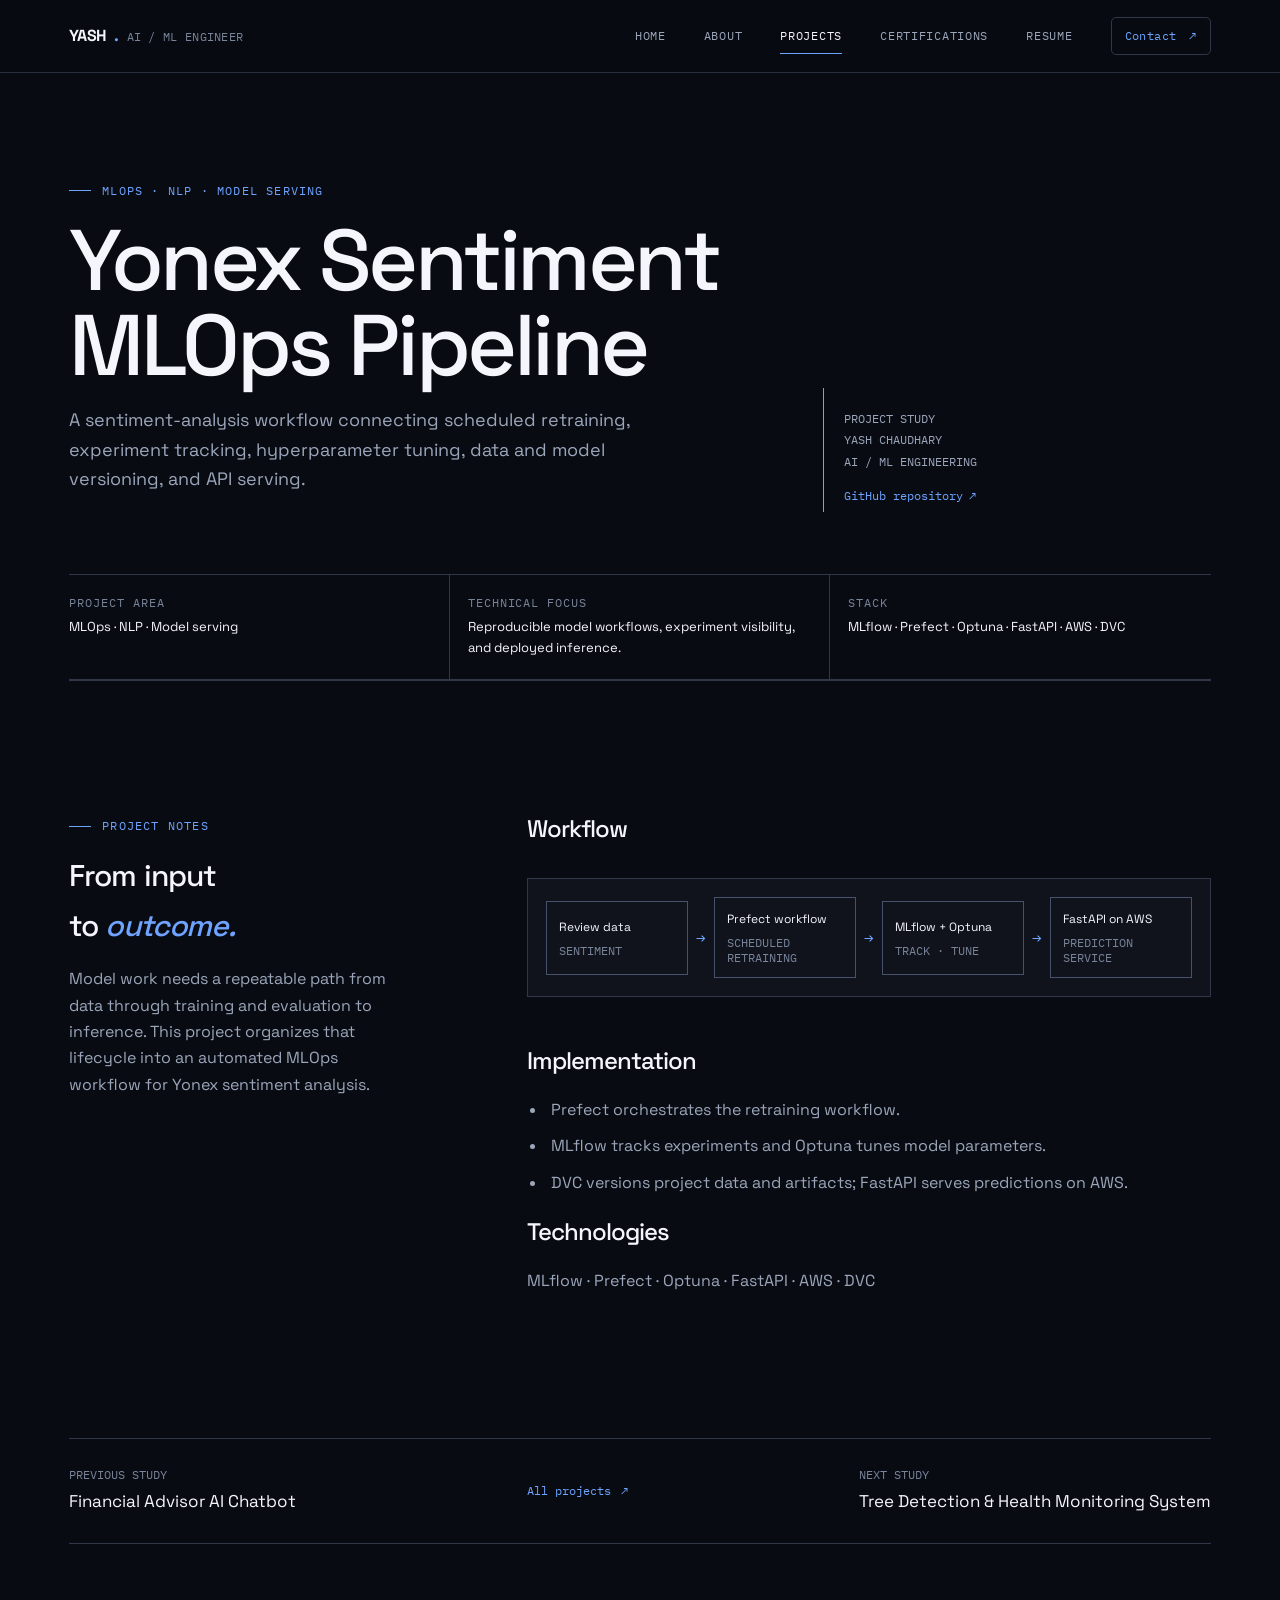
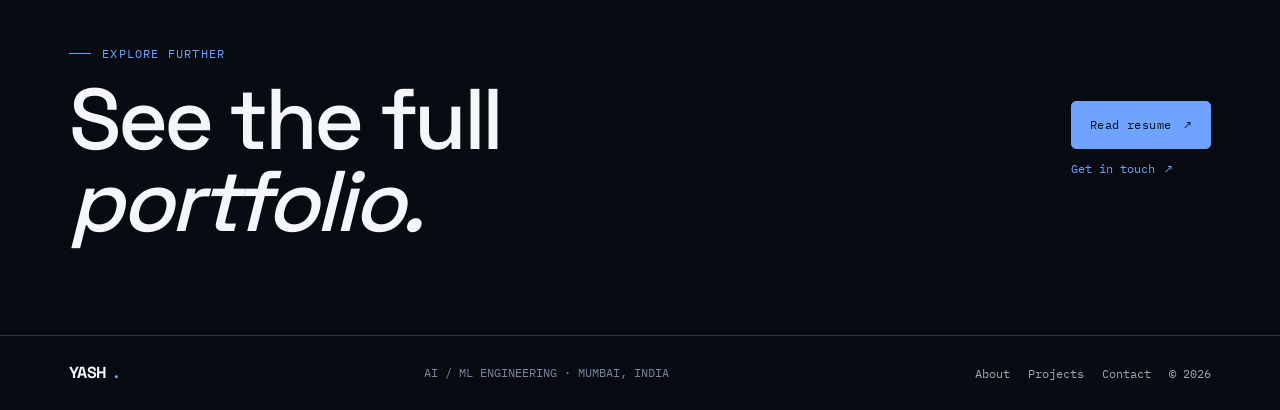
<file: projects/yonex-mlops/index.html>
<!doctype html>
<html lang="en" data-type="service"><head><meta charset="utf-8"><meta name="viewport" content="width=device-width, initial-scale=1"><meta name="description" content="A sentiment-analysis workflow connecting scheduled retraining, experiment tracking, hyperparameter tuning, data and model versioning, and API serving."><meta name="theme-color" content="#090b12"><meta name="page-type" content="service"><meta name="site-kind" content="other"><title>Yonex Sentiment MLOps Pipeline — Yash Chaudhary</title><link rel="icon" href="../../assets/img/favicon.png"><link rel="preconnect" href="https://fonts.googleapis.com"><link rel="preconnect" href="https://fonts.gstatic.com" crossorigin><link href="https://fonts.googleapis.com/css2?family=IBM+Plex+Mono:wght@400;500&family=Space+Grotesk:wght@400;500;600;700&display=swap" rel="stylesheet"><link rel="stylesheet" href="../../assets/css/site.css">
  <link rel="canonical" href="https://yashyc27.github.io/yash-portfolio/projects/yonex-mlops/">
  <meta property="og:type" content="website">
  <meta property="og:title" content="Yonex Sentiment MLOps Pipeline — Yash Chaudhary">
  <meta property="og:description" content="A sentiment-analysis workflow connecting scheduled retraining, experiment tracking, hyperparameter tuning, data and model versioning, and API serving.">
  <meta property="og:url" content="https://yashyc27.github.io/yash-portfolio/projects/yonex-mlops/">
  <meta property="og:image" content="https://yashyc27.github.io/yash-portfolio/assets/img/home-perfil.png">
  <meta property="og:image:alt" content="Portrait of Yash Chaudhary">
  <meta name="twitter:card" content="summary_large_image">
  <meta name="twitter:title" content="Yonex Sentiment MLOps Pipeline — Yash Chaudhary">
  <meta name="twitter:description" content="A sentiment-analysis workflow connecting scheduled retraining, experiment tracking, hyperparameter tuning, data and model versioning, and API serving.">
  <meta name="twitter:image" content="https://yashyc27.github.io/yash-portfolio/assets/img/home-perfil.png">
</head>
<body><a class="skip-link" href="#main">Skip to content</a><header class="site-header"><div class="wrap site-header__inner"><a class="wordmark" href="../../index.html" aria-label="Yash Chaudhary home">YASH<span class="wordmark__dot">.</span><span class="wordmark__role">AI / ML ENGINEER</span></a><button class="nav-toggle" type="button" data-menu-button aria-expanded="false" aria-controls="site-navigation" aria-label="Open navigation menu">Menu</button><nav class="site-nav" id="site-navigation" data-site-nav aria-label="Main navigation"><a class="nav__link" href="../../index.html">Home</a><a class="nav__link" href="../../about/index.html">About</a><a class="nav__link" href="../index.html" aria-current="page">Projects</a><a class="nav__link" href="../../certifications/index.html">Certifications</a><a class="nav__link" href="../../resume/index.html">Resume</a><a class="button site-nav__cta" href="../../contact/index.html">Contact <span aria-hidden="true">↗</span></a></nav></div></header>
<main id="main"><section class="wrap case-hero"><div><span class="eyebrow">MLOps · NLP · Model serving</span><h1>Yonex Sentiment MLOps Pipeline</h1><p class="case-hero__summary">A sentiment-analysis workflow connecting scheduled retraining, experiment tracking, hyperparameter tuning, data and model versioning, and API serving.</p></div><aside class="case-hero__aside"><p>PROJECT STUDY<br>YASH CHAUDHARY<br>AI / ML ENGINEERING</p><a class="case-external-link" href="https://github.com/Yashyc27/Yonex-Sentiment-MLOps-Pipeline-" target="_blank" rel="noopener noreferrer">GitHub repository <span aria-hidden="true">↗</span></a></aside></section>
<div class="wrap case-meta"><div class="case-meta__item"><div class="case-meta__label">Project area</div><div class="case-meta__value">MLOps · NLP · Model serving</div></div><div class="case-meta__item"><div class="case-meta__label">Technical focus</div><div class="case-meta__value">Reproducible model workflows, experiment visibility, and deployed inference.</div></div><div class="case-meta__item"><div class="case-meta__label">Stack</div><div class="case-meta__value">MLflow · Prefect · Optuna · FastAPI · AWS · DVC</div></div></div>
<section class="section wrap case-body"><div class="case-body__sticky"><span class="eyebrow">Project notes</span><h2>From input<br>to <em class="accent">outcome.</em></h2><p class="muted">Model work needs a repeatable path from data through training and evaluation to inference. This project organizes that lifecycle into an automated MLOps workflow for Yonex sentiment analysis.</p></div><div class="case-body__content"><h2>Workflow</h2><div class="system-diagram" role="img" aria-label="Review data flows through Prefect workflow flows through MLflow + Optuna flows through FastAPI on AWS"><div class="system-diagram__node"><span>Review data</span><small>SENTIMENT</small></div><span class="system-diagram__arrow" aria-hidden="true">→</span><div class="system-diagram__node"><span>Prefect workflow</span><small>SCHEDULED RETRAINING</small></div><span class="system-diagram__arrow" aria-hidden="true">→</span><div class="system-diagram__node"><span>MLflow + Optuna</span><small>TRACK · TUNE</small></div><span class="system-diagram__arrow" aria-hidden="true">→</span><div class="system-diagram__node"><span>FastAPI on AWS</span><small>PREDICTION SERVICE</small></div></div><h2>Implementation</h2><ul><li>Prefect orchestrates the retraining workflow.</li><li>MLflow tracks experiments and Optuna tunes model parameters.</li><li>DVC versions project data and artifacts; FastAPI serves predictions on AWS.</li></ul><h2>Technologies</h2><p>MLflow · Prefect · Optuna · FastAPI · AWS · DVC</p></div></section>
<section class="wrap case-next"><a href="../financial-advisor/index.html"><span class="case-next__label">Previous study</span><span class="case-next__title">Financial Advisor AI Chatbot</span></a><a class="text-link" href="../index.html">All projects <span aria-hidden="true">↗</span></a><a href="../tree-detection/index.html"><span class="case-next__label">Next study</span><span class="case-next__title">Tree Detection &amp; Health Monitoring System</span></a></section>
<section class="wrap"><div class="contact-band"><div><span class="eyebrow">Explore further</span><h2>See the full<br><em>portfolio.</em></h2></div><div class="contact-band__actions"><a class="button button--primary" href="../../resume/index.html">Read resume <span aria-hidden="true">↗</span></a><a class="text-link" href="../../contact/index.html">Get in touch <span aria-hidden="true">↗</span></a></div></div></section></main>
<footer class="site-footer"><div class="wrap site-footer__inner"><a class="wordmark" href="../../index.html">YASH<span class="wordmark__dot">.</span></a><span class="site-footer__note">AI / ML ENGINEERING · MUMBAI, INDIA</span><nav class="site-footer__links" aria-label="Footer navigation"><a href="../../about/index.html">About</a><a href="../index.html">Projects</a><a href="../../contact/index.html">Contact</a><span>© <span data-year>2026</span></span></nav></div></footer><script src="../../assets/js/site.js" defer></script></body></html>
</file>
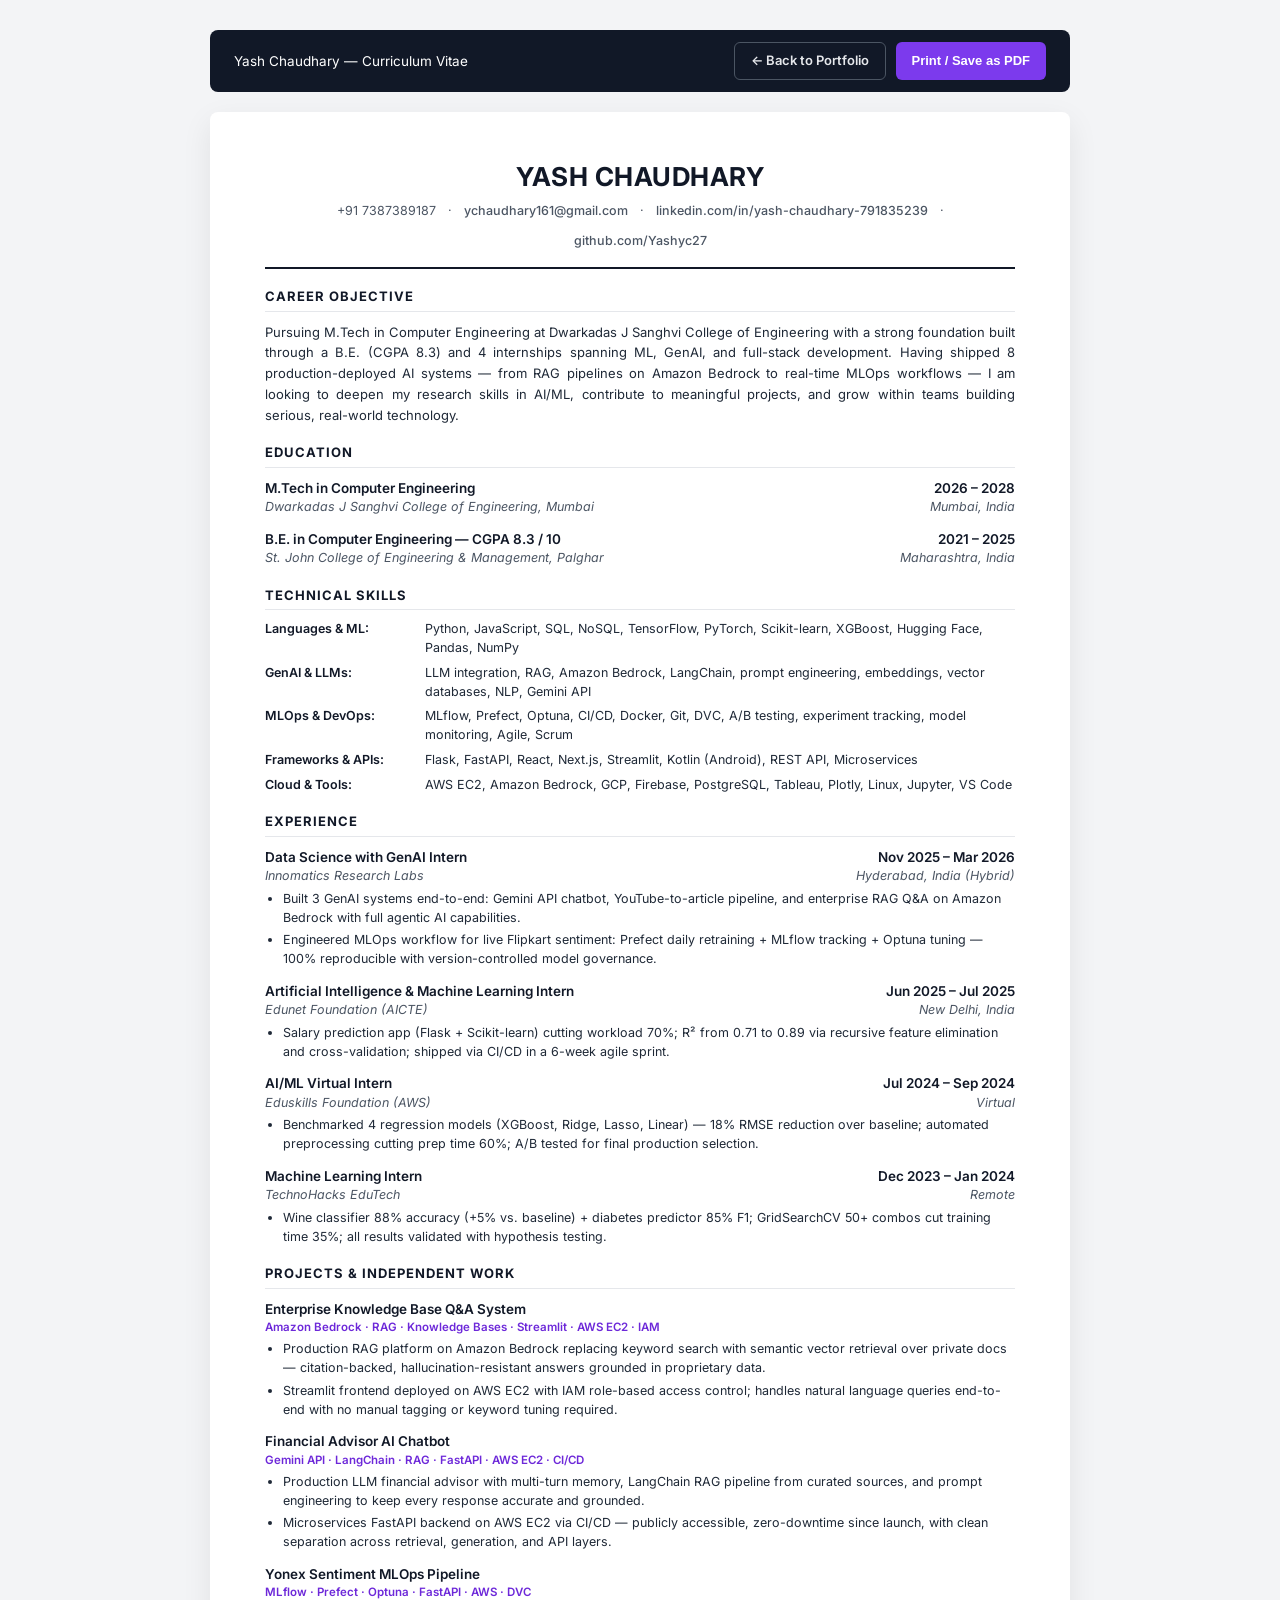
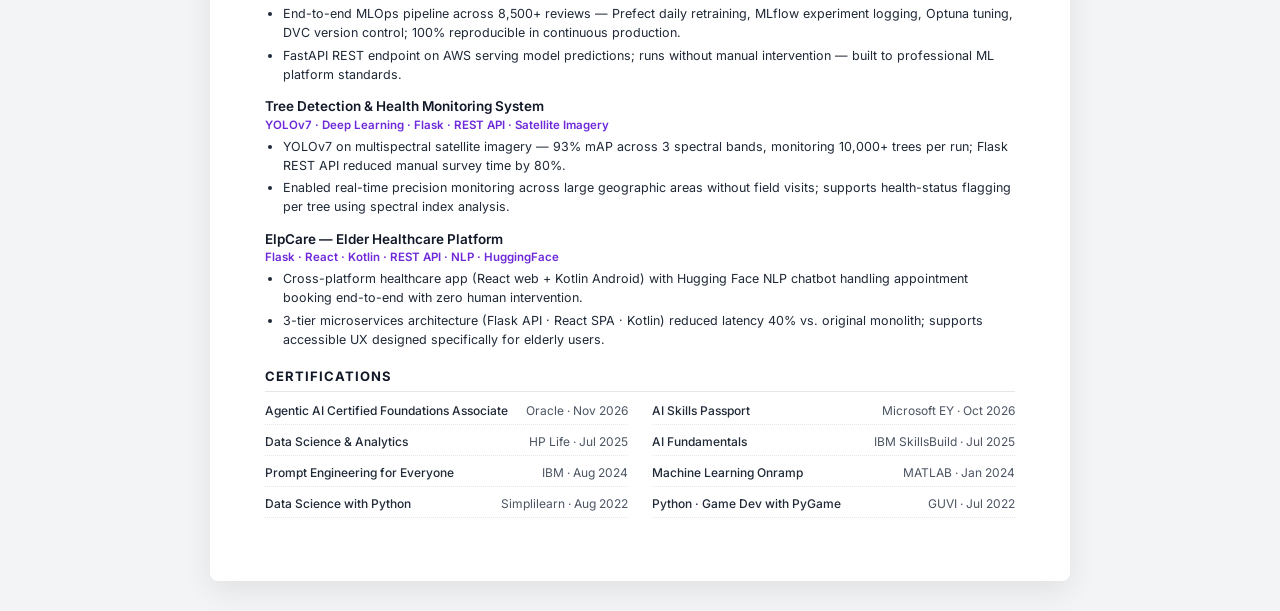
<file: assets/pdf/Yash_Chaudhary_Resume.html>
<!DOCTYPE html>
<html lang="en">
<head>
  <meta charset="UTF-8">
  <meta name="viewport" content="width=device-width, initial-scale=1.0">
  <title>Yash Chaudhary — Resume | AI/ML & GenAI Engineer</title>
  <link rel="preconnect" href="https://fonts.googleapis.com">
  <link rel="preconnect" href="https://fonts.gstatic.com" crossorigin>
  <link href="https://fonts.googleapis.com/css2?family=Inter:wght@300;400;500;600;700&display=swap" rel="stylesheet">
  <style>
    :root {
      --primary: #111827;
      --accent: #7C3AED;
      --text: #1F2937;
      --muted: #4B5563;
      --border: #E5E7EB;
      --bg: #FFFFFF;
    }
    * {
      box-sizing: border-box;
      margin: 0;
      padding: 0;
    }
    body {
      font-family: 'Inter', -apple-system, BlinkMacSystemFont, sans-serif;
      color: var(--text);
      background: #F3F4F6;
      line-height: 1.5;
      font-size: 13.5px;
      padding: 30px 15px;
    }
    .print-bar {
      max-width: 860px;
      margin: 0 auto 20px auto;
      display: flex;
      justify-content: space-between;
      align-items: center;
      background: #111827;
      color: #fff;
      padding: 12px 24px;
      border-radius: 8px;
    }
    .print-bar a, .print-bar button {
      background: #7C3AED;
      color: #fff;
      border: none;
      padding: 8px 16px;
      border-radius: 6px;
      font-weight: 600;
      cursor: pointer;
      text-decoration: none;
      font-size: 13px;
      transition: background 0.2s;
    }
    .print-bar a:hover, .print-bar button:hover {
      background: #6D28D9;
    }
    .print-bar a.back {
      background: transparent;
      border: 1px solid #4B5563;
      color: #E5E7EB;
    }
    .print-bar a.back:hover {
      background: #1F2937;
    }
    .resume-container {
      max-width: 860px;
      margin: 0 auto;
      background: var(--bg);
      padding: 45px 55px;
      box-shadow: 0 10px 30px rgba(0,0,0,0.08);
      border-radius: 8px;
    }
    header {
      border-bottom: 2px solid var(--primary);
      padding-bottom: 16px;
      margin-bottom: 18px;
      text-align: center;
    }
    h1 {
      font-size: 26px;
      font-weight: 700;
      color: var(--primary);
      letter-spacing: 0.5px;
      margin-bottom: 6px;
    }
    .contact-info {
      font-size: 12.5px;
      color: var(--muted);
      display: flex;
      flex-wrap: wrap;
      justify-content: center;
      gap: 12px;
    }
    .contact-info a {
      color: var(--muted);
      text-decoration: none;
      font-weight: 500;
    }
    .contact-info a:hover {
      color: var(--accent);
    }
    section {
      margin-bottom: 18px;
    }
    .section-title {
      font-size: 13px;
      font-weight: 700;
      color: var(--primary);
      text-transform: uppercase;
      letter-spacing: 1px;
      border-bottom: 1px solid var(--border);
      padding-bottom: 4px;
      margin-bottom: 10px;
      display: flex;
      align-items: center;
      gap: 6px;
    }
    p.objective {
      font-size: 13px;
      color: var(--text);
      text-align: justify;
      line-height: 1.6;
    }
    .item {
      margin-bottom: 12px;
    }
    .item-header {
      display: flex;
      justify-content: space-between;
      font-weight: 600;
      color: var(--primary);
      font-size: 13.5px;
    }
    .item-sub {
      display: flex;
      justify-content: space-between;
      color: var(--muted);
      font-size: 12.5px;
      font-style: italic;
      margin-bottom: 4px;
    }
    .tech-stack {
      font-weight: 600;
      color: #6D28D9;
      font-size: 11.5px;
      margin-bottom: 4px;
    }
    ul {
      padding-left: 18px;
    }
    li {
      margin-bottom: 4px;
      font-size: 12.5px;
      line-height: 1.5;
    }
    .skills-block {
      display: grid;
      grid-template-columns: 160px 1fr;
      row-gap: 6px;
      font-size: 12.5px;
    }
    .skills-cat {
      font-weight: 600;
      color: var(--primary);
    }
    .cert-grid {
      display: grid;
      grid-template-columns: 1fr 1fr;
      gap: 8px 24px;
      font-size: 12px;
    }
    .cert-item {
      display: flex;
      justify-content: space-between;
      border-bottom: 1px dotted var(--border);
      padding-bottom: 4px;
    }
    .cert-name {
      font-weight: 500;
    }
    .cert-date {
      color: var(--muted);
      white-space: nowrap;
      margin-left: 10px;
    }
    @media print {
      body {
        background: #fff;
        padding: 0;
      }
      .print-bar {
        display: none !important;
      }
      .resume-container {
        box-shadow: none;
        padding: 0;
        max-width: 100%;
      }
    }
  </style>
</head>
<body>

  <div class="print-bar">
    <span>Yash Chaudhary — Curriculum Vitae</span>
    <div style="display: flex; gap: 10px;">
      <a href="../../index.html" class="back">← Back to Portfolio</a>
      <button onclick="window.print()">Print / Save as PDF</button>
    </div>
  </div>

  <div class="resume-container">
    <header>
      <h1>YASH CHAUDHARY</h1>
      <div class="contact-info">
        <span>+91 7387389187</span>
        <span>·</span>
        <a href="mailto:ychaudhary161@gmail.com">ychaudhary161@gmail.com</a>
        <span>·</span>
        <a href="https://linkedin.com/in/yash-chaudhary-791835239" target="_blank" rel="noopener noreferrer">linkedin.com/in/yash-chaudhary-791835239</a>
        <span>·</span>
        <a href="https://github.com/Yashyc27" target="_blank" rel="noopener noreferrer">github.com/Yashyc27</a>
      </div>
    </header>

    <section>
      <h2 class="section-title">Career Objective</h2>
      <p class="objective">
        Pursuing M.Tech in Computer Engineering at Dwarkadas J Sanghvi College of Engineering with a strong foundation built through a B.E. (CGPA 8.3) and 4 internships spanning ML, GenAI, and full-stack development. Having shipped 8 production-deployed AI systems — from RAG pipelines on Amazon Bedrock to real-time MLOps workflows — I am looking to deepen my research skills in AI/ML, contribute to meaningful projects, and grow within teams building serious, real-world technology.
      </p>
    </section>

    <section>
      <h2 class="section-title">Education</h2>
      <div class="item">
        <div class="item-header">
          <span>M.Tech in Computer Engineering</span>
          <span>2026 – 2028</span>
        </div>
        <div class="item-sub">
          <span>Dwarkadas J Sanghvi College of Engineering, Mumbai</span>
          <span>Mumbai, India</span>
        </div>
      </div>
      <div class="item">
        <div class="item-header">
          <span>B.E. in Computer Engineering — CGPA 8.3 / 10</span>
          <span>2021 – 2025</span>
        </div>
        <div class="item-sub">
          <span>St. John College of Engineering & Management, Palghar</span>
          <span>Maharashtra, India</span>
        </div>
      </div>
    </section>

    <section>
      <h2 class="section-title">Technical Skills</h2>
      <div class="skills-block">
        <div class="skills-cat">Languages & ML:</div>
        <div>Python, JavaScript, SQL, NoSQL, TensorFlow, PyTorch, Scikit-learn, XGBoost, Hugging Face, Pandas, NumPy</div>

        <div class="skills-cat">GenAI & LLMs:</div>
        <div>LLM integration, RAG, Amazon Bedrock, LangChain, prompt engineering, embeddings, vector databases, NLP, Gemini API</div>

        <div class="skills-cat">MLOps & DevOps:</div>
        <div>MLflow, Prefect, Optuna, CI/CD, Docker, Git, DVC, A/B testing, experiment tracking, model monitoring, Agile, Scrum</div>

        <div class="skills-cat">Frameworks & APIs:</div>
        <div>Flask, FastAPI, React, Next.js, Streamlit, Kotlin (Android), REST API, Microservices</div>

        <div class="skills-cat">Cloud & Tools:</div>
        <div>AWS EC2, Amazon Bedrock, GCP, Firebase, PostgreSQL, Tableau, Plotly, Linux, Jupyter, VS Code</div>
      </div>
    </section>

    <section>
      <h2 class="section-title">Experience</h2>

      <div class="item">
        <div class="item-header">
          <span>Data Science with GenAI Intern</span>
          <span>Nov 2025 – Mar 2026</span>
        </div>
        <div class="item-sub">
          <span>Innomatics Research Labs</span>
          <span>Hyderabad, India (Hybrid)</span>
        </div>
        <ul>
          <li>Built 3 GenAI systems end-to-end: Gemini API chatbot, YouTube-to-article pipeline, and enterprise RAG Q&A on Amazon Bedrock with full agentic AI capabilities.</li>
          <li>Engineered MLOps workflow for live Flipkart sentiment: Prefect daily retraining + MLflow tracking + Optuna tuning — 100% reproducible with version-controlled model governance.</li>
        </ul>
      </div>

      <div class="item">
        <div class="item-header">
          <span>Artificial Intelligence & Machine Learning Intern</span>
          <span>Jun 2025 – Jul 2025</span>
        </div>
        <div class="item-sub">
          <span>Edunet Foundation (AICTE)</span>
          <span>New Delhi, India</span>
        </div>
        <ul>
          <li>Salary prediction app (Flask + Scikit-learn) cutting workload 70%; R² from 0.71 to 0.89 via recursive feature elimination and cross-validation; shipped via CI/CD in a 6-week agile sprint.</li>
        </ul>
      </div>

      <div class="item">
        <div class="item-header">
          <span>AI/ML Virtual Intern</span>
          <span>Jul 2024 – Sep 2024</span>
        </div>
        <div class="item-sub">
          <span>Eduskills Foundation (AWS)</span>
          <span>Virtual</span>
        </div>
        <ul>
          <li>Benchmarked 4 regression models (XGBoost, Ridge, Lasso, Linear) — 18% RMSE reduction over baseline; automated preprocessing cutting prep time 60%; A/B tested for final production selection.</li>
        </ul>
      </div>

      <div class="item">
        <div class="item-header">
          <span>Machine Learning Intern</span>
          <span>Dec 2023 – Jan 2024</span>
        </div>
        <div class="item-sub">
          <span>TechnoHacks EduTech</span>
          <span>Remote</span>
        </div>
        <ul>
          <li>Wine classifier 88% accuracy (+5% vs. baseline) + diabetes predictor 85% F1; GridSearchCV 50+ combos cut training time 35%; all results validated with hypothesis testing.</li>
        </ul>
      </div>
    </section>

    <section>
      <h2 class="section-title">Projects & Independent Work</h2>

      <div class="item">
        <div class="item-header">
          <span>Enterprise Knowledge Base Q&A System</span>
        </div>
        <div class="tech-stack">Amazon Bedrock · RAG · Knowledge Bases · Streamlit · AWS EC2 · IAM</div>
        <ul>
          <li>Production RAG platform on Amazon Bedrock replacing keyword search with semantic vector retrieval over private docs — citation-backed, hallucination-resistant answers grounded in proprietary data.</li>
          <li>Streamlit frontend deployed on AWS EC2 with IAM role-based access control; handles natural language queries end-to-end with no manual tagging or keyword tuning required.</li>
        </ul>
      </div>

      <div class="item">
        <div class="item-header">
          <span>Financial Advisor AI Chatbot</span>
        </div>
        <div class="tech-stack">Gemini API · LangChain · RAG · FastAPI · AWS EC2 · CI/CD</div>
        <ul>
          <li>Production LLM financial advisor with multi-turn memory, LangChain RAG pipeline from curated sources, and prompt engineering to keep every response accurate and grounded.</li>
          <li>Microservices FastAPI backend on AWS EC2 via CI/CD — publicly accessible, zero-downtime since launch, with clean separation across retrieval, generation, and API layers.</li>
        </ul>
      </div>

      <div class="item">
        <div class="item-header">
          <span>Yonex Sentiment MLOps Pipeline</span>
        </div>
        <div class="tech-stack">MLflow · Prefect · Optuna · FastAPI · AWS · DVC</div>
        <ul>
          <li>End-to-end MLOps pipeline across 8,500+ reviews — Prefect daily retraining, MLflow experiment logging, Optuna tuning, DVC version control; 100% reproducible in continuous production.</li>
          <li>FastAPI REST endpoint on AWS serving model predictions; runs without manual intervention — built to professional ML platform standards.</li>
        </ul>
      </div>

      <div class="item">
        <div class="item-header">
          <span>Tree Detection & Health Monitoring System</span>
        </div>
        <div class="tech-stack">YOLOv7 · Deep Learning · Flask · REST API · Satellite Imagery</div>
        <ul>
          <li>YOLOv7 on multispectral satellite imagery — 93% mAP across 3 spectral bands, monitoring 10,000+ trees per run; Flask REST API reduced manual survey time by 80%.</li>
          <li>Enabled real-time precision monitoring across large geographic areas without field visits; supports health-status flagging per tree using spectral index analysis.</li>
        </ul>
      </div>

      <div class="item">
        <div class="item-header">
          <span>ElpCare — Elder Healthcare Platform</span>
        </div>
        <div class="tech-stack">Flask · React · Kotlin · REST API · NLP · HuggingFace</div>
        <ul>
          <li>Cross-platform healthcare app (React web + Kotlin Android) with Hugging Face NLP chatbot handling appointment booking end-to-end with zero human intervention.</li>
          <li>3-tier microservices architecture (Flask API · React SPA · Kotlin) reduced latency 40% vs. original monolith; supports accessible UX designed specifically for elderly users.</li>
        </ul>
      </div>
    </section>

    <section>
      <h2 class="section-title">Certifications</h2>
      <div class="cert-grid">
        <div class="cert-item">
          <span class="cert-name">Agentic AI Certified Foundations Associate</span>
          <span class="cert-date">Oracle · Nov 2026</span>
        </div>
        <div class="cert-item">
          <span class="cert-name">AI Skills Passport</span>
          <span class="cert-date">Microsoft EY · Oct 2026</span>
        </div>
        <div class="cert-item">
          <span class="cert-name">Data Science & Analytics</span>
          <span class="cert-date">HP Life · Jul 2025</span>
        </div>
        <div class="cert-item">
          <span class="cert-name">AI Fundamentals</span>
          <span class="cert-date">IBM SkillsBuild · Jul 2025</span>
        </div>
        <div class="cert-item">
          <span class="cert-name">Prompt Engineering for Everyone</span>
          <span class="cert-date">IBM · Aug 2024</span>
        </div>
        <div class="cert-item">
          <span class="cert-name">Machine Learning Onramp</span>
          <span class="cert-date">MATLAB · Jan 2024</span>
        </div>
        <div class="cert-item">
          <span class="cert-name">Data Science with Python</span>
          <span class="cert-date">Simplilearn · Aug 2022</span>
        </div>
        <div class="cert-item">
          <span class="cert-name">Python · Game Dev with PyGame</span>
          <span class="cert-date">GUVI · Jul 2022</span>
        </div>
      </div>
    </section>
  </div>

</body>
</html>
</file>
<file: assets/css/site.css>
@import url('https://fonts.googleapis.com/css2?family=IBM+Plex+Mono:wght@400;500&family=Space+Grotesk:wght@400;500;600;700&display=swap');
@import url('./tokens.css');
@import url('./components.css');

*, *::before, *::after { box-sizing: border-box; }
html { scroll-behavior: smooth; scroll-padding-top: 92px; }
body { margin: 0; background: var(--ink); color: var(--text); font: 400 16px/1.65 var(--sans); }
body, button, a { -webkit-tap-highlight-color: transparent; }
button, input { font: inherit; }
button { color: inherit; }
a { color: inherit; text-decoration: none; }
img, svg { display: block; max-width: 100%; }
img { height: auto; }
::selection { color: var(--accent-ink); background: var(--accent); }

.skip-link { position: fixed; z-index: 100; top: 12px; left: 12px; padding: 10px 14px; color: var(--accent-ink); background: var(--accent); transform: translateY(-160%); }
.skip-link:focus { transform: translateY(0); }
.wrap { width: min(var(--wrap), calc(100% - 2 * var(--gutter))); margin-inline: auto; }
.mono, .eyebrow, .nav__link, .button, .project__index, .meta, .site-footer__note { font-family: var(--mono); }
.eyebrow { display: inline-flex; align-items: center; gap: 11px; color: var(--accent); font-size: 12px; letter-spacing: .1em; text-transform: uppercase; }
.eyebrow::before { width: 22px; height: 1px; content: ''; background: currentColor; }
.muted { color: var(--muted); }
.quiet { color: var(--quiet); }
.accent { color: var(--accent); }
.section { padding-block: clamp(76px, 10vw, 136px); border-top: 1px solid var(--line); }
.section--tight { padding-block: 70px; }
.section-heading { display: grid; grid-template-columns: minmax(0, .72fr) minmax(250px, .45fr); gap: 36px; align-items: end; margin-bottom: 52px; }
.section-heading h2, .page-heading h1 { max-width: 780px; margin: 18px 0 0; font-size: var(--type-h2); font-weight: 500; letter-spacing: -.04em; line-height: .99; }
.section-heading p { max-width: 390px; margin: 0 0 5px; color: var(--muted); }
.section-heading h2 em, .page-heading h1 em, .hero h1 em { color: var(--accent); font-style: normal; }
.button { display: inline-flex; min-height: 48px; align-items: center; justify-content: center; gap: 13px; padding: 0 18px; border: 1px solid var(--line); border-radius: 5px; font-size: 12px; letter-spacing: .035em; transition: color .2s var(--ease), background .2s var(--ease), border-color .2s var(--ease), transform .2s var(--ease); }
.button:hover { border-color: var(--accent); transform: translateY(-2px); }
.button:active { transform: translateY(1px); transition-duration: .09s; }
.button--primary { border-color: var(--accent); background: var(--accent); color: var(--accent-ink); }
.button--primary:hover { background: var(--button-primary-hover-bg); }
.button--quiet { border-color: transparent; color: var(--muted); }
.text-link { display: inline-flex; align-items: center; gap: 10px; color: var(--accent); font-family: var(--mono); font-size: 12px; }
.text-link span { transition: transform .2s var(--ease); }
.text-link:hover span { transform: translateX(4px); }
.pill { display: inline-flex; border: 1px solid var(--line); border-radius: 3px; padding: 5px 8px; color: var(--muted); font: 12px/1.4 var(--mono); }

.site-header { position: sticky; z-index: 20; top: 0; border-bottom: 1px solid var(--nav-border); background: var(--nav-bg); backdrop-filter: blur(16px); }
.site-header__inner { display: flex; min-height: 72px; align-items: center; justify-content: space-between; }
.wordmark { display: inline-flex; align-items: baseline; gap: 8px; font-size: 16px; font-weight: 700; letter-spacing: -.045em; }
.wordmark__dot { color: var(--accent); }
.wordmark__role { color: var(--quiet); font: 12px var(--mono); letter-spacing: .025em; }
.site-nav { display: flex; align-items: center; gap: clamp(18px, 3vw, 38px); }
.nav__link { position: relative; color: var(--muted); font-size: 12px; letter-spacing: .06em; text-transform: uppercase; transition: color .2s; }
.nav__link:hover, .nav__link[aria-current='page'] { color: var(--text); }
.nav__link[aria-current='page']::after { position: absolute; right: 0; bottom: -8px; left: 0; height: 1px; background: var(--accent); content: ''; }
.nav__link::after { transform: scaleX(0); transform-origin: left; transition: transform .2s var(--ease); }
.nav__link:hover::after, .nav__link[aria-current='page']::after { transform: scaleX(1); }
.site-nav__cta { min-height: 38px; padding-inline: 13px; color: var(--accent); }
.nav-toggle { display: none; }

.hero { position: relative; display: grid; min-height: min(790px, calc(100svh - 72px)); grid-template-columns: minmax(0, 1.08fr) minmax(300px, .8fr); gap: clamp(24px, 6vw, 90px); align-items: center; padding-block: 76px 92px; overflow: hidden; }
.hero::before { position: absolute; z-index: -1; top: 14%; right: -20%; width: 52vw; height: 52vw; border: 1px solid rgb(110 164 255 / 10%); border-radius: 50%; content: ''; }
.hero::after { position: absolute; z-index: -1; top: 22%; right: -9%; width: 37vw; height: 37vw; border: 1px solid rgb(165 138 255 / 10%); border-radius: 50%; content: ''; }
.hero__copy { position: relative; z-index: 2; }
.hero h1 { max-width: 760px; margin: 26px 0 22px; font-size: var(--type-display); font-weight: 500; letter-spacing: -.04em; line-height: .91; }
.hero__intro { max-width: 530px; color: var(--muted); font-size: clamp(16px, 1.7vw, 19px); line-height: 1.6; }
.hero__actions { display: flex; flex-wrap: wrap; gap: 12px; margin-top: 32px; }
.hero__availability { display: flex; align-items: center; gap: 10px; margin-top: 46px; color: var(--muted); font: 12px var(--mono); }
.status-dot { width: 7px; height: 7px; border-radius: 50%; background: var(--accent); box-shadow: 0 0 0 4px rgb(110 164 255 / 14%); }
.hero__portrait { position: relative; justify-self: end; width: min(100%, 450px); height: min(580px, 66vh); min-height: 390px; overflow: hidden; border: 1px solid var(--color-border-strong); border-radius: 46% 46% 6px 6px; background: var(--surface-raised); }
.hero__portrait::after { position: absolute; inset: 52% 0 0; background: linear-gradient(0deg, rgba(9, 12, 11, .95), transparent); content: ''; }
.hero__portrait img { width: 100%; height: 100%; object-fit: cover; object-position: center 28%; }
.hero__portrait-note { position: absolute; z-index: 1; right: 20px; bottom: 20px; left: 20px; display: flex; justify-content: space-between; color: #e4e9df; font: 12px var(--mono); letter-spacing: .03em; }
.hero__index { position: absolute; top: 50%; right: -12px; color: var(--quiet); font: 12px var(--mono); writing-mode: vertical-rl; }
.hero-enter { animation: hero-enter .8s var(--ease) both; }
@keyframes hero-enter { from { opacity: 0; transform: translateY(18px); } to { opacity: 1; transform: translateY(0); } }
[data-enter='true'] { animation: hero-enter .72s var(--ease) both; }
.has-reveal [data-reveal='true'] { transition: opacity .48s var(--ease-standard), transform .48s var(--ease-standard); }
.has-reveal [data-reveal='true']:not([data-revealed='true']) { opacity: 0; transform: translateY(14px); }

.proof-line { display: grid; grid-template-columns: repeat(3, 1fr); border-block: 1px solid var(--line); }
.proof-line__item { min-height: 94px; display: flex; align-items: center; gap: 14px; padding: 18px 22px; border-right: 1px solid var(--line); }
.proof-line__item:first-child { padding-left: 0; }
.proof-line__item:last-child { border-right: 0; }
.proof-line__mark { color: var(--accent); font: 12px var(--mono); }
.proof-line__text { color: var(--muted); font-size: 13px; }

.project-list { border-top: 1px solid var(--line); }
.project-row { display: grid; grid-template-columns: 68px minmax(0, 1fr) minmax(180px, .48fr) auto; gap: 26px; align-items: center; min-height: 164px; border-bottom: 1px solid var(--line); transition: padding .25s var(--ease), background .25s var(--ease); }
.project-row:hover { padding-inline: 12px; background: rgba(255, 255, 255, .018); }
.project__index { color: var(--quiet); font-size: 12px; }
.project__title { margin: 0; font-size: clamp(20px, 2.4vw, 29px); font-weight: 500; letter-spacing: -.045em; line-height: 1.15; }
.project__kind { margin-top: 7px; color: var(--quiet); font: 12px var(--mono); letter-spacing: .06em; text-transform: uppercase; }
.project__stack { display: flex; flex-wrap: wrap; gap: 6px; }
.project__arrow { color: var(--accent); font-size: 22px; transition: transform .2s var(--ease); }
.project-row:hover .project__arrow { transform: translate(3px, -3px); }
.project-visual { display: grid; grid-template-columns: repeat(5, 1fr); gap: 10px; margin-top: 50px; }
.project-visual__item { min-height: 104px; display: flex; flex-direction: column; justify-content: space-between; padding: 14px; border: 1px solid var(--line); background: var(--surface); }
.project-visual__item:nth-child(2n) { transform: translateY(14px); }
.project-visual__glyph { color: var(--accent); font: 14px var(--mono); }
.project-visual__label { color: var(--muted); font: 12px var(--mono); text-transform: uppercase; }

.split-feature { display: grid; grid-template-columns: minmax(260px, .75fr) minmax(0, 1fr); gap: clamp(38px, 9vw, 140px); align-items: start; }
.split-feature__lead { position: sticky; top: 118px; }
.split-feature__lead h2 { margin: 18px 0 18px; font-size: clamp(38px, 5.4vw, 66px); font-weight: 500; letter-spacing: -.07em; line-height: .99; }
.split-feature__lead p { max-width: 380px; color: var(--muted); }
.timeline { border-top: 1px solid var(--line); }
.timeline__item { display: grid; grid-template-columns: 116px minmax(0, 1fr); gap: 20px; padding: 24px 0; border-bottom: 1px solid var(--line); }
.timeline__date { color: var(--accent); font: 12px/1.6 var(--mono); }
.timeline__item h3 { margin: 0; font-size: 18px; font-weight: 500; letter-spacing: -.025em; }
.timeline__org { margin-top: 3px; color: var(--muted); font-size: 13px; }
.timeline__item p { margin: 12px 0 0; color: var(--muted); font-size: 13px; }

.skills-grid { display: grid; grid-template-columns: repeat(2, minmax(0, 1fr)); gap: 0 38px; border-top: 1px solid var(--line); }
.skill-group { padding: 22px 0 26px; border-bottom: 1px solid var(--line); }
.skill-group h3 { margin: 0 0 13px; font: 12px var(--mono); color: var(--accent); text-transform: uppercase; letter-spacing: .04em; }
.skill-group p { margin: 0; color: var(--text); font-size: 17px; line-height: 1.8; }

.credential-list { display: grid; grid-template-columns: repeat(2, minmax(0, 1fr)); column-gap: 42px; border-top: 1px solid var(--line); }
.credential { display: grid; grid-template-columns: 1fr auto; gap: 8px 14px; align-items: baseline; padding: 19px 0; border-bottom: 1px solid var(--line); }
.credential__name { font-size: 15px; }
.credential__issuer, .credential__date { color: var(--muted); font: 12px var(--mono); }

.contact-band { display: grid; grid-template-columns: minmax(0, 1fr) auto; gap: 24px; align-items: center; padding-block: clamp(48px, 8vw, 92px); border-top: 1px solid var(--line); }
.contact-band h2 { max-width: 700px; margin: 16px 0 0; font-size: clamp(42px, 7vw, 86px); font-weight: 500; letter-spacing: -.04em; line-height: .95; }
.contact-band__actions { display: flex; flex-direction: column; gap: 10px; align-items: flex-start; }
.site-footer { padding-block: 24px; border-top: 1px solid var(--line); }
.site-footer__inner { display: flex; justify-content: space-between; align-items: center; gap: 20px; }
.site-footer__note { color: var(--quiet); font-size: 12px; }
.site-footer__links { display: flex; gap: 18px; color: var(--muted); font: 12px var(--mono); }
.site-footer__links a:hover { color: var(--accent); }

.page-heading { padding-block: clamp(76px, 11vw, 150px) 70px; }
.page-heading h1 { max-width: 930px; }
.page-heading__sub { max-width: 580px; margin: 25px 0 0; color: var(--muted); font-size: 18px; }
.page-heading__meta { display: flex; flex-wrap: wrap; gap: 10px; margin-top: 28px; }
.page-heading__portrait { width: min(100%, 350px); max-height: 420px; justify-self: end; overflow: hidden; border: 1px solid var(--line); border-radius: 48% 48% 4px 4px; }
.page-heading__portrait img { width: 100%; height: 420px; object-fit: cover; object-position: center 27%; }
.page-intro { display: grid; grid-template-columns: minmax(230px, .6fr) minmax(0, 1fr); gap: 54px; padding-block: 40px 80px; }
.page-intro h2 { margin: 0; font-size: 13px; font-family: var(--mono); font-weight: 400; color: var(--accent); }
.page-intro p { max-width: 720px; margin: 0; color: var(--muted); font-size: clamp(18px, 2.3vw, 26px); line-height: 1.6; }

.case-hero { display: grid; grid-template-columns: minmax(0, 1fr) minmax(250px, .55fr); gap: 50px; align-items: end; padding-block: 100px 62px; }
.case-hero h1 { max-width: 800px; margin: 18px 0; font-size: clamp(44px, 7vw, 86px); font-weight: 500; letter-spacing: -.04em; line-height: .98; }
.case-hero__summary { max-width: 620px; color: var(--muted); font-size: 18px; }
.case-hero__aside { padding: 20px 0 4px 20px; border-left: 1px solid var(--accent); }
.case-hero__aside p { margin: 0; color: var(--muted); font: 12px/1.8 var(--mono); }
.case-meta { display: grid; grid-template-columns: repeat(3, 1fr); border-block: 1px solid var(--line); }
.case-meta__item { padding: 20px 14px 20px 0; border-right: 1px solid var(--line); }
.case-meta__item + .case-meta__item { padding-left: 18px; }
.case-meta__item:last-child { border-right: 0; }
.case-meta__label { color: var(--quiet); font: 12px var(--mono); letter-spacing: .08em; text-transform: uppercase; }
.case-meta__value { margin-top: 6px; color: var(--text); font-size: 13px; }
.case-body { display: grid; grid-template-columns: minmax(0, .5fr) minmax(0, 1fr); gap: clamp(36px, 9vw, 124px); }
.case-body__sticky { position: sticky; top: 118px; align-self: start; }
.case-body__sticky h2 { margin: 15px 0; font-size: 30px; font-weight: 500; letter-spacing: -.03em; }
.case-body__content { max-width: 700px; }
.case-body__content h2 { margin: 0 0 12px; font-size: 24px; font-weight: 500; letter-spacing: -.04em; }
.case-body__content p, .case-body__content li { color: var(--muted); }
.case-body__content ul { padding-left: 20px; }
.case-body__content li { margin-block: 10px; padding-left: 4px; }
.system-diagram { display: flex; flex-wrap: wrap; gap: 8px; align-items: center; margin-block: 30px 44px; padding: 18px; border: 1px solid var(--line); background: var(--surface); }
.system-diagram__node { flex: 1 1 130px; min-height: 74px; display: grid; align-content: center; gap: 5px; padding: 12px; border: 1px solid var(--color-border-strong); color: var(--text); font-size: 12px; }
.system-diagram__node small { color: var(--quiet); font: 12px var(--mono); }
.system-diagram__arrow { color: var(--accent); font: 16px var(--mono); }
.case-next { display: flex; justify-content: space-between; gap: 24px; align-items: center; padding-block: 28px; border-top: 1px solid var(--line); }
.case-next__label { display: block; color: var(--quiet); font: 12px var(--mono); text-transform: uppercase; }
.case-next__title { display: block; margin-top: 5px; font-size: 17px; }

.resume-sheet { max-width: 850px; padding: clamp(25px, 6vw, 72px); border: 1px solid var(--line); background: #f1f1eb; color: #18201a; }
.resume-sheet h2 { margin: 0 0 12px; font: 500 20px var(--sans); letter-spacing: -.04em; }
.resume-sheet h3 { margin: 0; font: 600 14px var(--sans); }
.resume-sheet p, .resume-sheet li { color: #414941; font-size: 13px; }
.resume-sheet__head { padding-bottom: 24px; border-bottom: 1px solid #b9c0b9; }
.resume-sheet__head h2 { margin: 0; font-size: clamp(32px, 6vw, 52px); font-weight: 600; letter-spacing: -.035em; }
.resume-sheet__contact { margin-top: 6px; color: #414941; font: 12px/1.8 var(--mono); }
.resume-sheet__section { padding-block: 22px; border-bottom: 1px solid #cdd2cc; }
.resume-item { display: grid; grid-template-columns: minmax(0, 1fr) auto; gap: 4px 18px; margin-top: 16px; }
.resume-item__date { color: #515b52; font: 12px var(--mono); }
.resume-item__org { color: #626a62; font-size: 12px; }
.resume-item ul { margin: 8px 0 0; padding-left: 18px; }
.resume-actions { display: flex; flex-wrap: wrap; gap: 12px; margin-bottom: 24px; }
.cert-grid { display: grid; grid-template-columns: repeat(2, minmax(0, 1fr)); gap: 0 40px; border-top: 1px solid var(--line); }
.contact-grid { display: grid; grid-template-columns: repeat(2, 1fr); gap: 0 36px; border-top: 1px solid var(--line); }
.contact-item { padding: 23px 0; border-bottom: 1px solid var(--line); }
.contact-item h2 { margin: 0 0 6px; color: var(--quiet); font: 12px var(--mono); letter-spacing: .08em; text-transform: uppercase; }
.contact-item a, .contact-item p { margin: 0; font-size: clamp(17px, 2.4vw, 23px); }
.contact-item a:hover { color: var(--accent); }
.copy-status { min-height: 20px; color: var(--accent); font: 12px var(--mono); }

.credential-intro { display: grid; grid-template-columns: minmax(200px, .45fr) minmax(0, 1fr); gap: 32px; align-items: start; margin-bottom: 42px; }
.credential-intro h2 { margin: 0; font-size: clamp(28px, 4vw, 42px); font-weight: 500; letter-spacing: -.035em; line-height: 1.05; }
.credential-intro p { max-width: 680px; margin: 0; color: var(--color-text-muted); font-size: 15px; line-height: 1.7; }
.credential-grid { display: grid; grid-template-columns: repeat(2, minmax(0, 1fr)); column-gap: clamp(24px, 5vw, 70px); border-top: 1px solid var(--color-border); }
.credential-card { display: grid; grid-template-columns: 104px minmax(0, 1fr); gap: 20px; align-items: center; min-width: 0; padding: 24px 0; border-bottom: 1px solid var(--color-border); }
.credential-card__mark { display: grid; min-height: 76px; place-items: center; padding: 12px; border: 1px solid var(--color-border); border-radius: 10px; background: var(--color-surface); }
.credential-card__mark img { display: block; width: 100%; max-width: 80px; max-height: 48px; object-fit: contain; }
.credential-card__mark--text { color: var(--color-text-secondary); font-size: 14px; font-weight: 600; text-align: center; }
.credential-card__body h3 { margin: 0; font-size: 17px; font-weight: 500; line-height: 1.3; }
.credential-card__issuer { margin: 6px 0 2px; color: var(--color-text-secondary); font-size: 14px; }
.credential-card__body time { color: var(--color-text-muted); font: 12px/1.6 var(--font-mono); }
.credential-card__status { display: block; margin-top: 10px; color: var(--color-text-muted); font: 12px/1.5 var(--font-mono); }
.resume-preview-heading { display: flex; justify-content: space-between; align-items: end; gap: 24px; margin-bottom: 22px; }
.resume-preview-heading h2 { margin: 0; font-size: clamp(26px, 3vw, 36px); font-weight: 500; letter-spacing: -.03em; }
.resume-preview-heading p { margin: 7px 0 0; color: var(--color-text-muted); font-size: 14px; }
.resume-pdf-preview { display: block; width: 100%; height: min(78vh, 980px); min-height: 620px; border: 1px solid var(--color-border); border-radius: 10px; background: #fff; }
.resume-content { padding-top: 16px; }
.resume-sheet__contact a { color: inherit; text-decoration-thickness: 1px; text-underline-offset: 3px; }
.resume-sheet__contact a:hover, .resume-item__link:hover { color: #1d5bb8; }
.resume-sheet__section > p + p { margin-top: 8px; }
.resume-item__link { align-self: start; color: #285caa; font: 12px/1.5 var(--mono); white-space: nowrap; }
.resume-cert-list { display: grid; grid-template-columns: repeat(2, minmax(0, 1fr)); gap: 5px 24px; padding-left: 18px; }
.resume-cert-note { margin-top: 12px; font-size: 12px !important; }
.resume-cert-note a { color: #285caa; text-decoration-thickness: 1px; text-underline-offset: 3px; }

@media print {
  .site-header, .site-footer, .page-heading__meta, .resume-preview-heading, .resume-pdf-preview, .contact-band { display: none !important; }
  body { background: #fff; }
  .resume-content { padding-top: 0; }
  .resume-sheet { max-width: none; border: 0; padding: 0; }
}

@media (max-width: 760px) {
  .credential-intro { grid-template-columns: 1fr; gap: 14px; }
  .credential-grid { grid-template-columns: 1fr; }
  .resume-pdf-preview { height: 70vh; min-height: 520px; }
  .resume-preview-heading { align-items: flex-start; flex-direction: column; }
}
@media (max-width: 540px) {
  .credential-card { grid-template-columns: 74px minmax(0, 1fr); gap: 14px; }
  .credential-card__mark { min-height: 64px; padding: 8px; }
  .resume-pdf-preview { height: 62vh; min-height: 440px; }
  .resume-sheet { padding: 20px; }
  .resume-sheet__head h2 { font-size: 32px; }
  .resume-sheet__contact { font-size: 12px; overflow-wrap: anywhere; }
  .resume-item { grid-template-columns: minmax(0, 1fr); }
  .resume-item__date { grid-row: 1; }
  .resume-item__link { grid-row: 3; }
  .resume-cert-list { grid-template-columns: 1fr; }
}
@media (max-width: 760px) {
  .site-header__inner { min-height: 66px; }
  .wordmark__role { display: none; }
  .nav-toggle { display: none; width: 44px; height: 44px; align-items: center; justify-content: center; border: 1px solid var(--line); background: transparent; font-size: 16px; cursor: pointer; }
  .js .nav-toggle { display: inline-flex; }
  .site-nav { position: absolute; top: calc(100% + 1px); right: 0; left: 0; display: flex; flex-direction: column; align-items: stretch; gap: 0; padding: 8px var(--gutter) 20px; border-bottom: 1px solid var(--line); background: var(--ink); }
  .js .site-nav { visibility: hidden; opacity: 0; transform: translateY(-6px); pointer-events: none; transition: opacity .2s var(--ease), transform .2s var(--ease), visibility .2s; }
  .js .site-nav[data-open='true'] { visibility: visible; opacity: 1; transform: translateY(0); pointer-events: auto; }
  .nav__link { padding: 14px 0; border-bottom: 1px solid var(--line); }
  .nav__link[aria-current='page']::after { display: none; }
  .site-nav__cta { align-self: flex-start; margin-top: 14px; border: 1px solid var(--accent); }
  .hero { min-height: auto; grid-template-columns: 1fr; gap: 35px; padding-block: 80px 70px; }
  .hero h1 { max-width: 620px; font-size: clamp(56px, 14vw, 90px); }
  .hero__portrait { width: min(82%, 400px); height: 440px; min-height: 0; justify-self: center; }
  .hero__index { right: 0; }
  .proof-line { grid-template-columns: 1fr; }
  .proof-line__item, .proof-line__item:first-child { min-height: 66px; padding-inline: 0; border-right: 0; border-bottom: 1px solid var(--line); }
  .proof-line__item:last-child { border-bottom: 0; }
  .section-heading, .split-feature, .page-intro, .case-hero, .case-body { grid-template-columns: 1fr; }
  .section-heading { gap: 18px; margin-bottom: 34px; }
  .section-heading h2, .page-heading h1 { font-size: clamp(44px, 12vw, 68px); }
  .split-feature { gap: 30px; }
  .split-feature__lead, .case-body__sticky { position: static; }
  .project-row { grid-template-columns: 35px minmax(0, 1fr) 24px; gap: 13px; min-height: 136px; }
  .project__stack { display: none; }
  .project-visual { grid-template-columns: repeat(2, 1fr); }
  .project-visual__item:nth-child(2n) { transform: none; }
  .project-visual__item:last-child { display: none; }
  .timeline__item { grid-template-columns: 88px minmax(0, 1fr); gap: 12px; }
  .skills-grid, .credential-list, .cert-grid, .contact-grid { grid-template-columns: 1fr; }
  .contact-band { grid-template-columns: 1fr; }
  .contact-band__actions { flex-direction: row; flex-wrap: wrap; }
  .site-footer__inner { align-items: flex-start; flex-direction: column; }
  .site-footer__links { flex-wrap: wrap; }
  .page-heading__portrait { width: min(78%, 310px); justify-self: start; }
  .page-heading__portrait img { height: 360px; }
  .case-hero { gap: 24px; padding-block: 76px 40px; }
  .case-meta { grid-template-columns: 1fr; }
  .case-meta__item, .case-meta__item + .case-meta__item { padding: 13px 0; border-right: 0; border-bottom: 1px solid var(--line); }
  .case-meta__item:last-child { border-bottom: 0; }
  .case-next { align-items: flex-start; }
  .resume-item { grid-template-columns: 1fr; }
  .resume-item__date { grid-row: 1; }
}

@media (max-width: 420px) {
  .hero__portrait { width: 88%; height: 365px; }
  .hero__actions .button { width: 100%; }
  .timeline__item { grid-template-columns: 1fr; gap: 6px; }
  .case-next__title { font-size: 14px; }
}

@media print {
  :root { color-scheme: light; }
  body { background: #fff; }
  .site-header, .site-footer, .skip-link, .resume-actions, .page-heading__meta { display: none !important; }
  .wrap { width: 100%; }
  .page-heading { padding: 0 0 24px; }
  .resume-sheet { max-width: none; border: 0; padding: 0; }
  .resume-sheet__section { break-inside: avoid; }
}

/* Homepage composition */
.home-hero {
  position: relative;
  display: grid;
  min-height: min(790px, calc(100svh - 72px));
  grid-template-columns: minmax(0, 1.12fr) minmax(280px, .72fr);
  gap: clamp(36px, 7vw, 100px);
  align-items: center;
  padding-block: clamp(72px, 9vw, 120px);
  isolation: isolate;
  overflow: hidden;
}
.home-hero__copy { position: relative; z-index: 2; }
.home-hero__context, .home-section-heading__index {
  margin: 0;
  color: var(--color-primary);
  font: 500 11px/1.5 var(--font-mono);
  letter-spacing: .08em;
  text-transform: uppercase;
}
.home-hero h1 {
  max-width: 850px;
  margin: 25px 0 22px;
  font-size: clamp(3rem, 6.4vw, 5.75rem);
  font-weight: 500;
  letter-spacing: -.045em;
  line-height: .99;
}
.home-hero h1 span { color: var(--color-text-secondary); }
.home-hero__intro { max-width: 570px; margin: 0; color: var(--color-text-secondary); font-size: var(--type-lead); line-height: 1.65; }
.home-hero__actions { display: flex; flex-wrap: wrap; gap: 12px; margin-top: 30px; }
.home-hero__socials { display: flex; flex-wrap: wrap; align-items: center; gap: 20px; margin-top: 32px; color: var(--color-text-muted); font: 12px var(--font-mono); }
.home-hero__socials a, .home-contact__socials a { transition: color var(--motion-fast) var(--ease-standard); }
.home-hero__socials a:hover, .home-contact__socials a:hover { color: var(--color-primary-hover); }
.home-hero__availability { display: inline-flex; align-items: center; gap: 9px; color: var(--color-text-muted); }
.home-hero__availability .status-dot { width: 6px; height: 6px; box-shadow: 0 0 0 4px rgb(110 164 255 / 13%); }
.home-hero__portrait {
  position: relative;
  z-index: 1;
  justify-self: end;
  width: min(100%, 410px);
  height: min(560px, 66vh);
  min-height: 380px;
  overflow: hidden;
  border: 1px solid var(--color-border-strong);
  border-radius: 48% 48% 8px 8px;
  background: var(--color-surface-raised);
}
.home-hero__portrait img { width: 100%; height: 100%; object-fit: cover; object-position: center 27%; transition: transform 500ms var(--ease-standard); }
.home-hero__portrait:hover img { transform: scale(1.025); }
.home-hero__portrait::after { position: absolute; inset: 55% 0 0; background: linear-gradient(0deg, rgb(9 11 18 / 72%), transparent); content: ''; pointer-events: none; }
.home-hero__portrait-index { position: absolute; z-index: 1; right: 18px; bottom: 18px; color: var(--color-text-secondary); font: 12px var(--font-mono); letter-spacing: .05em; }
.home-hero__orbit { position: absolute; z-index: -1; border: 1px solid rgb(110 164 255 / 9%); border-radius: 50%; pointer-events: none; }
.home-hero__orbit--one { top: 5%; right: -16%; width: min(58vw, 760px); aspect-ratio: 1; }
.home-hero__orbit--two { top: 15%; right: -8%; width: min(42vw, 560px); aspect-ratio: 1; border-color: rgb(165 138 255 / 10%); }
.home-focus { display: flex; flex-wrap: wrap; justify-content: space-between; gap: 16px 26px; padding-block: 24px; border-block: 1px solid var(--color-border); color: var(--color-text-muted); font: 12px var(--font-mono); letter-spacing: .055em; }
.home-section-heading { display: grid; grid-template-columns: minmax(190px, .55fr) minmax(0, 1fr); gap: 30px; align-items: start; }
.home-section-heading h2, .home-skills__intro h2, .home-contact h2 {
  max-width: 760px;
  margin: 0;
  font-size: var(--type-h2);
  font-weight: 500;
  letter-spacing: -.04em;
  line-height: .99;
}
.home-section-heading h2 em, .home-skills__intro h2 em, .home-contact h2 em { color: var(--color-primary); font-style: normal; }
.home-about__body { max-width: 680px; margin: 36px 0 0 auto; }
.home-about__body p { margin: 0 0 18px; color: var(--color-text-secondary); font-size: clamp(17px, 2vw, 21px); line-height: 1.7; }
.home-about__body .text-link { margin-top: 6px; }
.home-projects .section-heading { grid-template-columns: 1fr minmax(250px, .56fr); align-items: end; }
.home-projects .section-heading h2 { margin: 0; font-size: var(--type-h2); font-weight: 500; letter-spacing: -.04em; line-height: .99; }
.home-projects .section-heading h2 em { color: var(--color-primary); font-style: normal; }
.home-project-grid { display: grid; grid-template-columns: repeat(3, minmax(0, 1fr)); gap: 18px; }
.home-project {
  position: relative;
  display: flex;
  min-width: 0;
  flex-direction: column;
  border: 1px solid var(--color-border);
  border-radius: 12px;
  background: var(--color-surface);
  transition: border-color var(--motion-standard) var(--ease-standard), transform var(--motion-standard) var(--ease-standard), background-color var(--motion-standard) var(--ease-standard);
}
.home-project:hover { border-color: var(--color-border-strong); background: var(--color-surface-raised); transform: translateY(-2px); }
.home-project:focus-visible { outline: 2px solid var(--color-focus); outline-offset: 4px; }
.home-project__visual { position: relative; display: grid; min-height: 210px; place-items: center; overflow: hidden; border-bottom: 1px solid var(--color-border); border-radius: 11px 11px 0 0; background: #111b2d; }
.home-project__visual--violet { background: #19162a; }
.home-project__visual--blue { background: #101d27; }
.home-project__visual img { width: 100%; height: 210px; object-fit: cover; transition: transform 500ms var(--ease-standard); }
.home-project:hover .home-project__visual img { transform: scale(1.025); }
.home-project__number { position: absolute; top: 14px; left: 16px; color: var(--color-text-secondary); font: 12px var(--font-mono); letter-spacing: .06em; }
.home-project__copy { padding: 22px 22px 24px; }
.home-project__copy h3 { margin: 0; font-size: clamp(19px, 2vw, 23px); font-weight: 500; letter-spacing: -.025em; line-height: 1.2; }
.home-project__copy p { min-height: 78px; margin: 12px 0 16px; color: var(--color-text-muted); font-size: 14px; line-height: 1.65; }
.home-project__stack { display: block; color: var(--color-text-secondary); font: 12px/1.7 var(--font-mono); }
.home-project__arrow { position: absolute; right: 20px; bottom: 22px; color: var(--color-primary); font-size: 18px; transition: transform var(--motion-fast) var(--ease-standard); }
.home-project:hover .home-project__arrow { transform: translate(2px, -2px); }
.home-all-projects { margin-top: 28px; }
.home-skills { display: grid; grid-template-columns: minmax(240px, .65fr) minmax(0, 1fr); gap: clamp(42px, 9vw, 130px); align-items: start; }
.home-skills__intro { position: sticky; top: 112px; }
.home-skills__intro h2 { margin-bottom: 20px; }
.home-skills__intro p { max-width: 340px; color: var(--color-text-muted); }
.home-skill-list { border-top: 1px solid var(--color-border); }
.home-skill { display: grid; grid-template-columns: minmax(130px, .45fr) minmax(0, 1fr); gap: 20px; padding: 21px 0; border-bottom: 1px solid var(--color-border); }
.home-skill h3 { margin: 0; color: var(--color-primary); font: 12px/1.6 var(--font-mono); letter-spacing: .03em; text-transform: uppercase; }
.home-skill p { margin: 0; color: var(--color-text-secondary); font-size: 15px; line-height: 1.7; }
.home-education__entries { margin: 40px 0 0 auto; max-width: 930px; border-top: 1px solid var(--color-border); }
.home-education__item { display: grid; grid-template-columns: minmax(130px, .32fr) minmax(0, 1fr) auto; gap: 20px; align-items: start; padding: 24px 0; border-bottom: 1px solid var(--color-border); }
.home-education__item time, .home-education__item > span { color: var(--color-text-muted); font: 12px/1.6 var(--font-mono); }
.home-education__item > span { color: var(--color-secondary-hover); text-align: right; }
.home-education__item h3 { margin: 0; font-size: 19px; font-weight: 500; letter-spacing: -.02em; }
.home-education__item p { margin: 6px 0 0; color: var(--color-text-muted); font-size: 14px; }
.home-contact { display: grid; grid-template-columns: minmax(0, 1fr) auto; gap: 44px; align-items: end; border-top: 1px solid var(--color-border); }
.home-contact h2 { margin-top: 18px; }
.home-contact__copy > p:last-child { max-width: 520px; margin: 20px 0 0; color: var(--color-text-muted); font-size: 16px; }
.home-contact__actions { display: flex; min-width: 180px; flex-direction: column; align-items: flex-start; gap: 16px; }
.home-contact__socials { display: flex; gap: 18px; margin-top: 12px; color: var(--color-text-muted); font: 12px var(--font-mono); }
.home-hero .button:hover, .home-contact .button:hover { transform: translateY(-2px); }

@media (max-width: 900px) {
  .home-hero { grid-template-columns: minmax(0, 1fr) minmax(250px, .72fr); gap: 32px; }
  .home-hero h1 { font-size: clamp(2.75rem, 6.5vw, 4.8rem); }
  .home-project-grid { grid-template-columns: 1fr; gap: 14px; }
  .home-project { display: grid; grid-template-columns: minmax(220px, .72fr) minmax(0, 1fr); }
  .home-project__visual { height: 100%; min-height: 220px; border-right: 1px solid var(--color-border); border-bottom: 0; border-radius: 11px 0 0 11px; }
  .home-project__visual img { height: 100%; min-height: 220px; object-fit: cover; }
  .home-project__copy { padding-right: 48px; }
  .home-project__copy p { min-height: unset; }
}
@media (max-width: 760px) {
  .home-hero { min-height: auto; grid-template-columns: 1fr; gap: 34px; padding-block: 76px 64px; }
  .home-hero h1 { max-width: 650px; font-size: clamp(3rem, 10vw, 5rem); }
  .home-hero__portrait { justify-self: center; width: min(78%, 380px); height: 460px; min-height: 0; }
  .home-hero__orbit--one { top: 12%; right: -40%; width: 90vw; }
  .home-hero__orbit--two { top: 21%; right: -26%; width: 66vw; }
  .home-focus { justify-content: flex-start; column-gap: 22px; }
  .home-section-heading { grid-template-columns: 1fr; gap: 16px; }
  .home-about__body { margin-top: 28px; }
  .home-projects .section-heading { grid-template-columns: 1fr; gap: 18px; }
  .home-skills { grid-template-columns: 1fr; gap: 30px; }
  .home-skills__intro { position: static; }
  .home-contact { grid-template-columns: 1fr; gap: 30px; }
  .home-contact__actions { flex-direction: row; flex-wrap: wrap; align-items: center; gap: 16px 22px; }
  .home-contact__socials { flex-basis: 100%; margin-top: 0; }
}
@media (max-width: 520px) {
  .home-hero h1 { font-size: clamp(2.75rem, 11.6vw, 3.6rem); }
  .home-hero__intro { font-size: 16px; }
  .home-hero__socials { gap: 14px 18px; }
  .home-hero__availability { flex-basis: 100%; }
  .home-hero__portrait { width: min(86%, 350px); height: 390px; }
  .home-focus { gap: 12px 18px; font-size: 12px; }
  .home-project { display: flex; }
  .home-project__visual { min-height: 200px; border-right: 0; border-bottom: 1px solid var(--color-border); border-radius: 11px 11px 0 0; }
  .home-project__visual img { height: 200px; }
  .home-project__copy { padding: 20px 44px 22px 20px; }
  .home-project__copy p { margin-bottom: 12px; }
  .home-skill { grid-template-columns: 1fr; gap: 6px; }
  .home-education__item { grid-template-columns: 1fr auto; gap: 8px 16px; }
  .home-education__item div { grid-column: 1 / -1; grid-row: 2; }
  .home-education__item > span { grid-column: 2; grid-row: 1; }
  .home-contact__actions { align-items: flex-start; flex-direction: column; }
}

/* About page composition */
.about-hero {
  position: relative;
  display: grid;
  min-height: min(720px, calc(100svh - 72px));
  grid-template-columns: minmax(0, 1.1fr) minmax(260px, .62fr);
  gap: clamp(42px, 8vw, 118px);
  align-items: center;
  padding-block: clamp(76px, 10vw, 132px);
  isolation: isolate;
  overflow: hidden;
}
.about-hero__copy { position: relative; z-index: 2; }
.about-hero h1, .about-section-heading h2, .about-interest-intro h2, .about-objective h2 {
  max-width: 760px;
  margin: 0;
  font-size: clamp(2.75rem, 6.2vw, 5.25rem);
  font-weight: 500;
  letter-spacing: -.04em;
  line-height: .99;
}
.about-hero h1 { font-size: clamp(3.25rem, 7vw, 6rem); }
.about-hero h1 em, .about-section-heading h2 em, .about-interest-intro h2 em, .about-objective h2 em { color: var(--color-primary); font-style: normal; }
.about-hero__lead { max-width: 580px; margin: 27px 0 14px; color: var(--color-text-secondary); font-size: clamp(18px, 2vw, 22px); line-height: 1.55; }
.about-hero__detail { max-width: 560px; margin: 0; color: var(--color-text-muted); font-size: 15px; line-height: 1.75; }
.about-hero__actions { display: flex; flex-wrap: wrap; align-items: center; gap: 20px; margin-top: 28px; }
.about-hero__portrait { position: relative; z-index: 1; justify-self: end; width: min(100%, 390px); height: min(510px, 62vh); min-height: 360px; overflow: hidden; border: 1px solid var(--color-border-strong); border-radius: 46% 46% 8px 8px; background: var(--color-surface-raised); }
.about-hero__portrait img { width: 100%; height: 100%; object-fit: cover; object-position: center 28%; transition: transform 500ms var(--ease-standard); }
.about-hero__portrait:hover img { transform: scale(1.025); }
.about-hero__portrait::after { position: absolute; inset: 55% 0 0; background: linear-gradient(0deg, rgb(9 11 18 / 35%), transparent); content: ''; pointer-events: none; }
.about-hero__orbit { position: absolute; z-index: -1; top: 10%; right: -18%; width: min(54vw, 740px); aspect-ratio: 1; border: 1px solid rgb(165 138 255 / 9%); border-radius: 50%; pointer-events: none; }
.about-section-heading { display: grid; grid-template-columns: minmax(0, .68fr) minmax(0, 1fr); gap: 36px; align-items: start; }
.about-section-heading h2 { font-size: var(--type-h2); }
.about-journey__copy { max-width: 690px; margin: 38px 0 0 auto; }
.about-journey__copy p, .about-interest-intro > p, .about-objective__copy > p { color: var(--color-text-secondary); font-size: clamp(16px, 1.8vw, 19px); line-height: 1.75; }
.about-journey__copy p { margin: 0 0 18px; }
.about-education__list { max-width: 930px; margin: 40px 0 0 auto; border-top: 1px solid var(--color-border); }
.about-education__row { display: grid; grid-template-columns: minmax(130px, .32fr) minmax(0, 1fr) auto; gap: 20px; align-items: start; padding: 24px 0; border-bottom: 1px solid var(--color-border); }
.about-education__row time, .about-education__row > span { color: var(--color-text-muted); font: 12px/1.6 var(--font-mono); }
.about-education__row > span { color: var(--color-secondary-hover); text-align: right; }
.about-education__row h3, .about-practice__item h3 { margin: 0; font-size: 19px; font-weight: 500; letter-spacing: -.02em; }
.about-education__row p { margin: 6px 0 0; color: var(--color-text-muted); font-size: 14px; }
.about-interests { display: grid; grid-template-columns: minmax(240px, .65fr) minmax(0, 1fr); gap: clamp(42px, 9vw, 130px); align-items: start; }
.about-interest-intro { position: sticky; top: 112px; }
.about-interest-intro h2, .about-objective h2 { font-size: var(--type-h2); }
.about-interest-intro > p { max-width: 360px; margin-top: 22px; font-size: 15px; }
.about-interest-list { border-top: 1px solid var(--color-border); }
.about-interest { display: grid; grid-template-columns: minmax(130px, .42fr) minmax(0, 1fr); gap: 22px; padding: 22px 0; border-bottom: 1px solid var(--color-border); }
.about-interest h3 { margin: 0; color: var(--color-primary); font: 12px/1.7 var(--font-mono); letter-spacing: .025em; text-transform: uppercase; }
.about-interest p { margin: 0; color: var(--color-text-secondary); font-size: 15px; line-height: 1.7; }
.about-practice__timeline { max-width: 930px; margin: 40px 0 0 auto; border-top: 1px solid var(--color-border); }
.about-practice__item { display: grid; grid-template-columns: minmax(150px, .36fr) minmax(0, 1fr); gap: 24px; padding: 22px 0; border-bottom: 1px solid var(--color-border); }
.about-practice__item time { padding-top: 4px; color: var(--color-text-muted); font: 12px/1.6 var(--font-mono); }
.about-practice__item p { margin: 7px 0 0; color: var(--color-text-muted); font-size: 14px; line-height: 1.7; }
.about-objective { display: grid; grid-template-columns: minmax(0, 1fr) minmax(300px, .68fr); gap: clamp(42px, 8vw, 110px); align-items: start; border-top: 1px solid var(--color-border); }
.about-objective__copy { max-width: 560px; }
.about-objective__copy > p { margin: 0 0 16px; font-size: 16px; }
.about-objective__copy .about-hero__actions { margin-top: 24px; }

@media (max-width: 760px) {
  .about-hero { min-height: auto; grid-template-columns: 1fr; gap: 34px; padding-block: 76px 64px; }
  .about-hero h1 { font-size: clamp(3rem, 10vw, 5rem); }
  .about-hero__portrait { justify-self: center; width: min(78%, 380px); height: 450px; min-height: 0; }
  .about-hero__orbit { top: 19%; right: -38%; width: 92vw; }
  .about-section-heading, .about-objective { grid-template-columns: 1fr; gap: 22px; }
  .about-interests { grid-template-columns: 1fr; gap: 30px; }
  .about-interest-intro { position: static; }
}
@media (max-width: 520px) {
  .about-hero h1 { font-size: clamp(2.65rem, 11vw, 3.6rem); }
  .about-hero__lead { font-size: 17px; }
  .about-hero__portrait { width: min(86%, 350px); height: 390px; }
  .about-education__row { grid-template-columns: 1fr auto; gap: 8px 16px; }
  .about-education__row div { grid-column: 1 / -1; grid-row: 2; }
  .about-education__row > span { grid-column: 2; grid-row: 1; }
  .about-interest { grid-template-columns: 1fr; gap: 6px; }
  .about-practice__item { grid-template-columns: 1fr; gap: 7px; }
}

/* Projects index and research proposal */
.projects-hero { display: grid; min-height: 480px; grid-template-columns: minmax(0, 1fr) auto; gap: 36px; align-items: end; padding-block: clamp(82px, 11vw, 142px) 56px; }
.projects-hero__copy { max-width: 900px; }
.projects-hero h1 { margin: 0; font-size: clamp(3.5rem, 8vw, 6rem); font-weight: 500; letter-spacing: -.04em; line-height: .96; }
.projects-hero h1 em, .projects-gallery__heading h2 em, .projects-contact h2 em, .research-feature h2 em { color: var(--color-primary); font-style: normal; }
.projects-hero__copy > p { max-width: 610px; margin: 24px 0 0; color: var(--color-text-secondary); font-size: var(--type-lead); line-height: 1.65; }
.projects-hero__index { display: flex; flex-direction: column; gap: 10px; padding-bottom: 8px; color: var(--color-text-muted); font: 12px/1.6 var(--font-mono); letter-spacing: .04em; text-align: right; }
.research-feature { display: grid; grid-template-columns: minmax(0, 1fr) minmax(360px, .85fr); gap: clamp(36px, 7vw, 90px); align-items: center; padding-block: 42px; border-block: 1px solid var(--color-border); }
.research-feature__copy { max-width: 620px; }
.status-tag { display: inline-flex; align-items: center; min-height: 30px; padding: 7px 10px; border: 1px solid rgb(165 138 255 / 40%); border-radius: var(--radius-pill); color: var(--color-secondary-hover); font: 12px/1.4 var(--font-mono); }
.research-feature h2 { margin: 22px 0 14px; font-size: clamp(2rem, 4vw, 3.4rem); font-weight: 500; letter-spacing: -.035em; line-height: 1.08; }
.research-feature__copy > p { max-width: 560px; margin: 0; color: var(--color-text-muted); font-size: 16px; line-height: 1.7; }
.research-feature__copy .text-link { margin-top: 22px; }
.research-feature__visual { min-width: 0; padding: 20px; border: 1px solid var(--color-border); border-radius: 12px; background: var(--color-surface); }
.research-feature__visual-label, .research-feature__visual-note { display: block; color: var(--color-text-muted); font: 12px/1.5 var(--font-mono); letter-spacing: .04em; }
.research-feature__visual-note { margin-top: 16px; color: var(--color-secondary-hover); text-align: right; }
.research-flow { display: flex; align-items: center; justify-content: space-between; gap: 8px; margin-top: 22px; }
.research-flow > span { display: grid; min-height: 74px; flex: 1 1 0; place-items: center; padding: 8px; border: 1px solid var(--color-border-strong); border-radius: 8px; color: var(--color-text-secondary); font-size: 13px; line-height: 1.35; text-align: center; }
.research-flow > span:nth-of-type(2), .research-flow > span:nth-of-type(4) { border-color: rgb(165 138 255 / 44%); }
.research-flow > i { width: 12px; height: 1px; flex: 0 0 12px; background: var(--color-primary); }
.projects-gallery { padding-top: var(--space-section); }
.projects-gallery__heading { display: grid; grid-template-columns: minmax(0, 1fr) minmax(250px, .58fr); gap: 36px; align-items: end; margin-bottom: 42px; }
.projects-gallery__heading h2 { margin: 0; font-size: var(--type-h2); font-weight: 500; letter-spacing: -.04em; line-height: .99; }
.projects-gallery__heading > p { max-width: 430px; margin: 0 0 5px; color: var(--color-text-muted); font-size: 15px; line-height: 1.65; }
.project-gallery { display: grid; grid-template-columns: repeat(3, minmax(0, 1fr)); gap: 18px; }
.project-card { min-width: 0; overflow: hidden; border: 1px solid var(--color-border); border-radius: 12px; background: var(--color-surface); transition: border-color var(--motion-standard) var(--ease-standard), background-color var(--motion-standard) var(--ease-standard), transform var(--motion-standard) var(--ease-standard); }
.project-card:hover { border-color: var(--color-border-strong); background: var(--color-surface-raised); transform: translateY(-2px); }
.project-card__image { position: relative; display: block; height: 205px; overflow: hidden; border-bottom: 1px solid var(--color-border); background: #111b2d; }
.project-card__image--violet { background: #19162a; }
.project-card__image--blue { background: #101d27; }
.project-card__image img { width: 100%; height: 100%; object-fit: cover; transition: transform 500ms var(--ease-standard); }
.project-card:hover .project-card__image img { transform: scale(1.025); }
.project-card__image > span { position: absolute; top: 14px; left: 16px; padding: 5px 8px; border: 1px solid rgb(192 200 216 / 25%); border-radius: 4px; background: rgb(9 11 18 / 78%); color: var(--color-text-secondary); font: 12px/1.4 var(--font-mono); letter-spacing: .02em; }
.project-card__body { display: flex; min-height: 292px; flex-direction: column; padding: 22px; }
.project-card__body h3 { margin: 0; font-size: 21px; font-weight: 500; letter-spacing: -.025em; line-height: 1.2; }
.project-card__body h3 a:hover { color: var(--color-primary-hover); }
.project-card__body > p:not(.project-card__stack) { margin: 12px 0; color: var(--color-text-muted); font-size: 14px; line-height: 1.65; }
.project-card__stack { margin: auto 0 18px; padding-top: 16px; color: var(--color-text-secondary); font: 12px/1.65 var(--font-mono); }
.project-card__links { display: flex; flex-wrap: wrap; gap: 12px 18px; padding-top: 14px; border-top: 1px solid var(--color-border); }
.project-card__links a { color: var(--color-primary); font: 12px/1.5 var(--font-mono); text-underline-offset: 4px; }
.project-card__links a:hover { color: var(--color-primary-hover); text-decoration: underline; }
.project-card__links span { margin-left: 3px; }
.projects-gallery__note { margin: 22px 0 0; color: var(--color-text-muted); font-size: 13px; }
.projects-contact { display: flex; justify-content: space-between; align-items: end; gap: 30px; padding-block: var(--space-section); border-top: 1px solid var(--color-border); }
.projects-contact h2 { margin: 0; font-size: clamp(2.25rem, 5vw, 4.25rem); font-weight: 500; letter-spacing: -.04em; line-height: 1; }
.projects-contact p { margin: 16px 0 0; color: var(--color-text-muted); font-size: 16px; }
.projects-contact .button { flex: 0 0 auto; }

.research-case__hero-copy h1 { max-width: 850px; margin: 20px 0 16px; font-size: clamp(2.8rem, 7vw, 5.75rem); font-weight: 500; letter-spacing: -.04em; line-height: .99; }
.research-case__hero-copy .case-hero__summary { max-width: 690px; }
.case-hero__aside .case-external-link { display: inline-flex; gap: 6px; margin-top: 14px; color: var(--color-primary); font: 12px/1.5 var(--font-mono); }
.case-hero__aside .case-external-link:hover { color: var(--color-primary-hover); text-decoration: underline; text-underline-offset: 4px; }
.research-case__section { display: grid; grid-template-columns: minmax(200px, .4fr) minmax(0, 1fr); gap: clamp(34px, 8vw, 110px); align-items: start; }
.research-case__heading h2 { max-width: 320px; margin: 0; font-size: clamp(1.8rem, 3.4vw, 2.6rem); font-weight: 500; letter-spacing: -.035em; line-height: 1.05; }
.research-case__content { max-width: 780px; }
.research-case__content p, .research-case__content li { color: var(--color-text-secondary); font-size: 16px; line-height: 1.75; }
.research-case__content > p:first-child { margin-top: 0; }
.research-case__content h3 { margin: 28px 0 8px; font-size: 19px; font-weight: 500; }
.research-case__content ul { padding-left: 22px; }
.research-case__list li { margin: 0 0 12px; padding-left: 4px; }
.research-case__list strong { color: var(--color-text); font-weight: 500; }
.research-architecture { margin-top: 36px; padding: 22px; border: 1px solid var(--color-border); border-radius: 12px; background: var(--color-surface); }
.research-architecture__title, .research-branch__label, .research-architecture__note { color: var(--color-text-muted); font: 12px/1.5 var(--font-mono); letter-spacing: .025em; }
.research-architecture__row { display: flex; justify-content: center; align-items: center; gap: 12px; margin: 24px 0; }
.research-node { display: grid; min-height: 66px; flex: 1 1 0; place-content: center; gap: 5px; padding: 12px; border: 1px solid var(--color-border-strong); border-radius: 8px; color: var(--color-text-secondary); font-size: 14px; line-height: 1.4; text-align: center; }
.research-node--query { max-width: 200px; }
.research-node--cache { max-width: 270px; border-color: rgb(165 138 255 / 55%); }
.research-node small { color: var(--color-text-muted); font-size: 12px; }
.research-arrow { color: var(--color-primary); font-size: 18px; }
.research-architecture__branches { display: grid; grid-template-columns: .72fr 1.28fr; gap: 14px; }
.research-branch { display: flex; min-width: 0; flex-direction: column; align-items: stretch; gap: 10px; padding: 14px; border: 1px solid var(--color-border); border-radius: 8px; }
.research-branch--hit { background: rgb(165 138 255 / 4%); }
.research-branch--miss { background: rgb(110 164 255 / 4%); }
.research-branch__label { margin-bottom: 4px; color: var(--color-secondary-hover); }
.research-branch--miss .research-branch__label { color: var(--color-primary-hover); }
.research-architecture__note { margin: 18px 0 0; }
.research-metrics { margin: 0; padding: 0 !important; list-style: none; border-top: 1px solid var(--color-border); }
.research-metrics li { display: grid; grid-template-columns: minmax(150px, .4fr) minmax(0, 1fr); gap: 18px; margin: 0; padding: 16px 0; border-bottom: 1px solid var(--color-border); }
.research-metrics strong { color: var(--color-primary-hover); font: 12px/1.6 var(--font-mono); font-weight: 400; text-transform: uppercase; }
.research-metrics span { font-size: 14px; }
.research-results { border-color: rgb(165 138 255 / 30%); }
.research-results__empty { display: inline-flex; margin: 0 0 12px !important; padding: 8px 12px; border: 1px solid rgb(165 138 255 / 45%); border-radius: 5px; color: var(--color-secondary-hover) !important; font: 12px/1.4 var(--font-mono) !important; }

@media (max-width: 900px) {
  .project-gallery { grid-template-columns: repeat(2, minmax(0, 1fr)); }
  .research-feature { grid-template-columns: 1fr; }
  .research-feature__visual { max-width: 680px; }
}
@media (max-width: 760px) {
  .projects-hero { min-height: 0; grid-template-columns: 1fr; gap: 22px; padding-block: 76px 48px; }
  .projects-hero h1 { font-size: clamp(3rem, 10vw, 5rem); }
  .projects-hero__index { flex-direction: row; flex-wrap: wrap; justify-content: space-between; text-align: left; }
  .projects-gallery__heading, .research-case__section { grid-template-columns: 1fr; gap: 22px; }
  .projects-gallery__heading { margin-bottom: 30px; }
  .research-case__heading h2 { max-width: none; }
  .research-case__section { padding-block: 56px; }
  .projects-contact { align-items: flex-start; flex-direction: column; padding-block: 64px; }
}
@media (max-width: 540px) {
  .project-gallery { grid-template-columns: 1fr; }
  .project-card__image { height: 220px; }
  .project-card__body { min-height: unset; }
  .research-feature { padding-block: 32px; }
  .research-feature__visual { padding: 14px; }
  .research-flow { flex-wrap: wrap; justify-content: center; }
  .research-flow > span { min-width: 78px; flex-basis: calc(33% - 16px); }
  .research-flow > i { flex: 0 0 8px; }
  .research-architecture { padding: 14px; }
  .research-architecture__branches { grid-template-columns: 1fr; }
  .research-architecture__row { gap: 7px; }
  .research-node { padding: 9px; font-size: 13px; }
  .research-metrics li { grid-template-columns: 1fr; gap: 4px; }
}
@media (prefers-reduced-motion: reduce) {
  .has-reveal [data-reveal='true'] { opacity: 1; transform: none; transition: none; }
}
</file>
